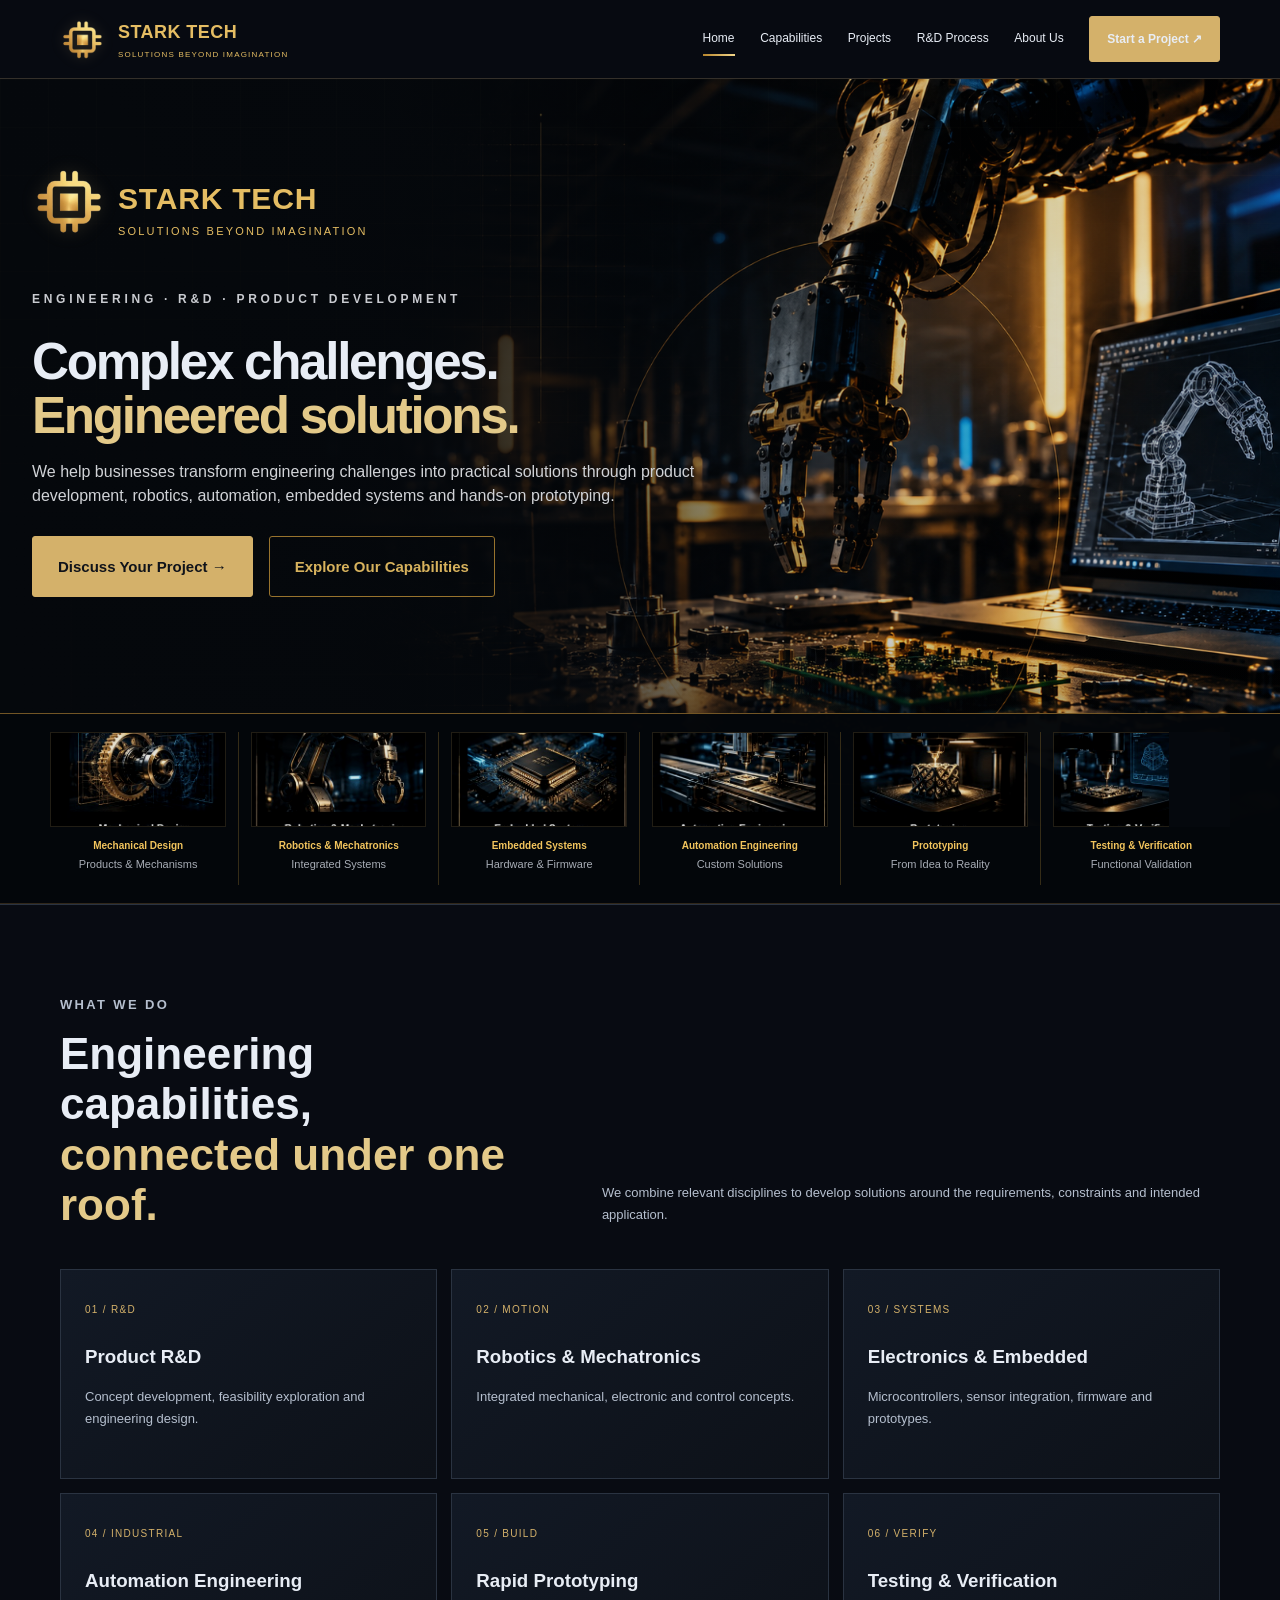
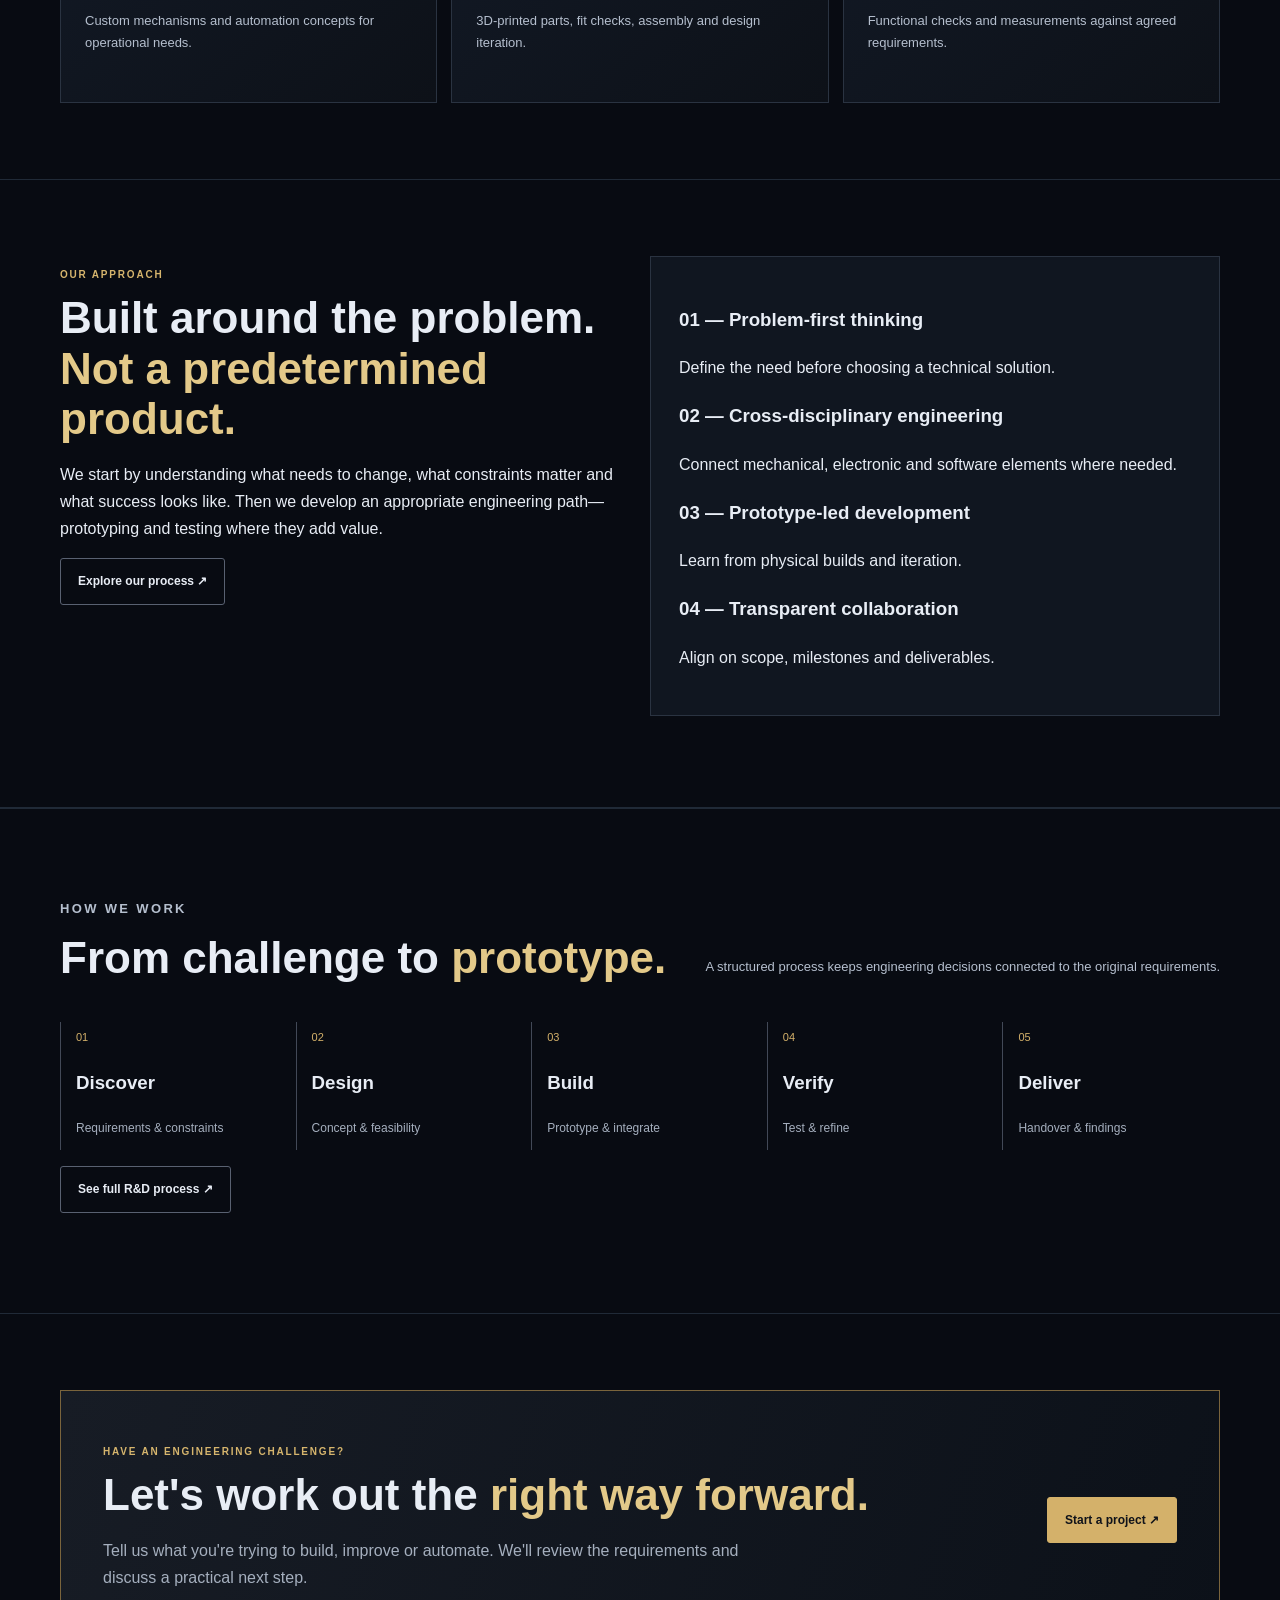
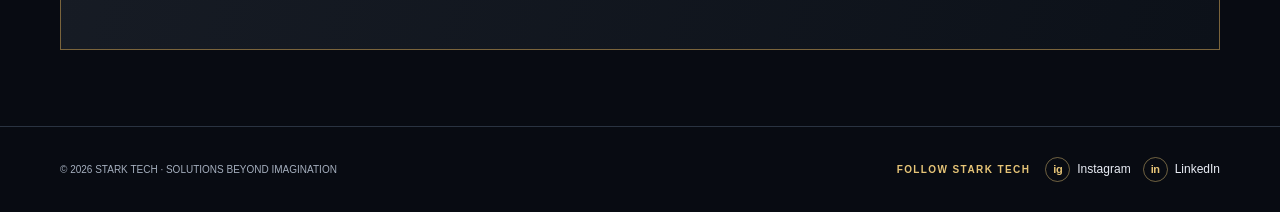
<file: index.html>
<!doctype html><html lang="en" class="no-js"><head><meta charset="utf-8"><meta name="viewport" content="width=device-width,initial-scale=1"><meta name="description" content="Engineering, robotics, automation, embedded systems and prototype development for business and industrial applications."><meta name="theme-color" content="#080b12"><meta name="color-scheme" content="dark"><title>STARK TECH | Engineering, R&D & Automation</title><link rel="preconnect" href="https://fonts.googleapis.com"><link href="https://fonts.googleapis.com/css2?family=Inter:wght@400;500;600;700&display=swap" rel="stylesheet"><link rel="stylesheet" href="assets/styles.css"><link rel="preload" href="assets/motion.js" as="script"></head><body><header><div class="wrap nav"><a class="brand" href="index.html"><img class="brand-mark" src="assets/stark-tech-emblem.png.png" alt="STARK TECH emblem"><span><b>STARK TECH</b><small>SOLUTIONS BEYOND IMAGINATION</small></span></a><button class="menu" type="button" aria-expanded="false" aria-controls="primary-navigation" aria-label="Toggle navigation">MENU</button><nav class="links"><a href="index.html">Home</a><a href="capabilities.html">Capabilities</a><a href="projects.html">Projects</a><a href="rnd-process.html">R&amp;D Process</a><a href="about.html">About Us</a><a class="btn" href="contact.html">Start a Project ↗</a></nav></div></header><main><section class="hero cinematic-hero reference-hero">
<div class="reference-backdrop" aria-hidden="true"><img src="assets/stark-hero.jpg" alt="" fetchpriority="high"></div>
<div class="hero-atmosphere"><div class="hero-grid"></div><div class="hero-glow"></div></div>
<div class="wrap hero-layout">
<div class="hero-copy">
<div class="hero-brand-lockup"><div class="hero-wordmark"><img src="assets/stark-tech-emblem.png.png" alt=""><span><strong>STARK TECH</strong><small>SOLUTIONS BEYOND IMAGINATION</small></span></div><p class="eyebrow">ENGINEERING · R&amp;D · PRODUCT DEVELOPMENT</p></div>
<h1>Complex challenges.<br><span class="gold">Engineered solutions.</span></h1>
<p class="lead">We help businesses transform engineering challenges into practical solutions through product development, robotics, automation, embedded systems and hands-on prototyping.</p>
<div class="actions"><a class="btn" href="contact.html">Discuss Your Project <span aria-hidden="true">→</span></a><a class="btn outline" href="capabilities.html">Explore Our Capabilities</a></div>
</div>
</div>
<div class="hero-capabilities reference-capabilities"><div class="capability-visual"><img src="assets/mechanical-design.jpg" alt="" loading="lazy"><span class="cap-icon" aria-hidden="true">⚙</span><span class="cap-copy"><b>Mechanical Design</b><small>Products &amp; Mechanisms</small></span></div><div class="capability-visual"><img src="assets/robotics-mechatronics.jpg" alt="" loading="lazy"><span class="cap-icon" aria-hidden="true">♧</span><span class="cap-copy"><b>Robotics &amp; Mechatronics</b><small>Integrated Systems</small></span></div><div class="capability-visual"><img src="assets/embedded-systems.jpg" alt="" loading="lazy"><span class="cap-icon" aria-hidden="true">▦</span><span class="cap-copy"><b>Embedded Systems</b><small>Hardware &amp; Firmware</small></span></div><div class="capability-visual"><img src="assets/automation-engineering.jpg" alt="" loading="lazy"><span class="cap-icon" aria-hidden="true">⌘</span><span class="cap-copy"><b>Automation Engineering</b><small>Custom Solutions</small></span></div><div class="capability-visual"><img src="assets/prototyping.jpg" alt="" loading="lazy"><span class="cap-icon" aria-hidden="true">◇</span><span class="cap-copy"><b>Prototyping</b><small>From Idea to Reality</small></span></div><div class="capability-visual"><img src="assets/testing-verification.jpg" alt="" loading="lazy"><span class="cap-icon" aria-hidden="true">☑</span><span class="cap-copy"><b>Testing &amp; Verification</b><small>Functional Validation</small></span></div></div>
</section>
<section class="section"><div class="wrap"><div class="heading"><div><p class="eyebrow">WHAT WE DO</p><h2>Engineering capabilities,<br><span class="gold">connected under one roof.</span></h2></div><p>We combine relevant disciplines to develop solutions around the requirements, constraints and intended application.</p></div><div class="grid"><a class="card" href="capabilities.html#rd"><span class="num">01 / R&amp;D</span><h3>Product R&amp;D</h3><p>Concept development, feasibility exploration and engineering design.</p></a><a class="card" href="capabilities.html#robotics"><span class="num">02 / MOTION</span><h3>Robotics &amp; Mechatronics</h3><p>Integrated mechanical, electronic and control concepts.</p></a><a class="card" href="capabilities.html#electronics"><span class="num">03 / SYSTEMS</span><h3>Electronics &amp; Embedded</h3><p>Microcontrollers, sensor integration, firmware and prototypes.</p></a><a class="card" href="capabilities.html#automation"><span class="num">04 / INDUSTRIAL</span><h3>Automation Engineering</h3><p>Custom mechanisms and automation concepts for operational needs.</p></a><a class="card" href="capabilities.html#prototyping"><span class="num">05 / BUILD</span><h3>Rapid Prototyping</h3><p>3D-printed parts, fit checks, assembly and design iteration.</p></a><a class="card" href="capabilities.html#testing"><span class="num">06 / VERIFY</span><h3>Testing &amp; Verification</h3><p>Functional checks and measurements against agreed requirements.</p></a></div></div></section>
<section class="section alt"><div class="wrap two"><div><p class="eyebrow">OUR APPROACH</p><h2>Built around the problem.<br><span class="gold">Not a predetermined product.</span></h2><p>We start by understanding what needs to change, what constraints matter and what success looks like. Then we develop an appropriate engineering path—prototyping and testing where they add value.</p><a class="btn outline" href="rnd-process.html">Explore our process ↗</a></div><div class="item"><h3>01 — Problem-first thinking</h3><p>Define the need before choosing a technical solution.</p><h3>02 — Cross-disciplinary engineering</h3><p>Connect mechanical, electronic and software elements where needed.</p><h3>03 — Prototype-led development</h3><p>Learn from physical builds and iteration.</p><h3>04 — Transparent collaboration</h3><p>Align on scope, milestones and deliverables.</p></div></div></section>

<section class="section alt"><div class="wrap"><div class="heading"><div><p class="eyebrow">HOW WE WORK</p><h2>From challenge to <span class="gold">prototype.</span></h2></div><p>A structured process keeps engineering decisions connected to the original requirements.</p></div><div class="steps"><div class="step"><span>01</span><h3>Discover</h3><p>Requirements &amp; constraints</p></div><div class="step"><span>02</span><h3>Design</h3><p>Concept &amp; feasibility</p></div><div class="step"><span>03</span><h3>Build</h3><p>Prototype &amp; integrate</p></div><div class="step"><span>04</span><h3>Verify</h3><p>Test &amp; refine</p></div><div class="step"><span>05</span><h3>Deliver</h3><p>Handover &amp; findings</p></div></div><p><a class="btn outline" href="rnd-process.html">See full R&amp;D process ↗</a></p></div></section>
<section class="section"><div class="wrap cta"><div><p class="eyebrow">HAVE AN ENGINEERING CHALLENGE?</p><h2>Let's work out the <span class="gold">right way forward.</span></h2><p>Tell us what you're trying to build, improve or automate. We'll review the requirements and discuss a practical next step.</p></div><a class="btn" href="contact.html">Start a project ↗</a></div></section></main><footer class="foot"><div class="wrap footrow"><span>© <span class="year"></span> STARK TECH · SOLUTIONS BEYOND IMAGINATION</span><div class="foot-social" aria-label="STARK TECH social media"><span class="foot-social-label">FOLLOW STARK TECH</span><a class="social-link" href="https://www.instagram.com/stark_tech_dynamics/?hl=en" target="_blank" rel="noopener noreferrer" aria-label="STARK TECH on Instagram"><span class="social-mark">ig</span><span>Instagram</span></a><a class="social-link" href="https://www.linkedin.com/company/stark-techmcet/" target="_blank" rel="noopener noreferrer" aria-label="STARK TECH on LinkedIn"><span class="social-mark">in</span><span>LinkedIn</span></a></div></div></footer><script src="assets/motion.js" defer></script></body></html>
</file>
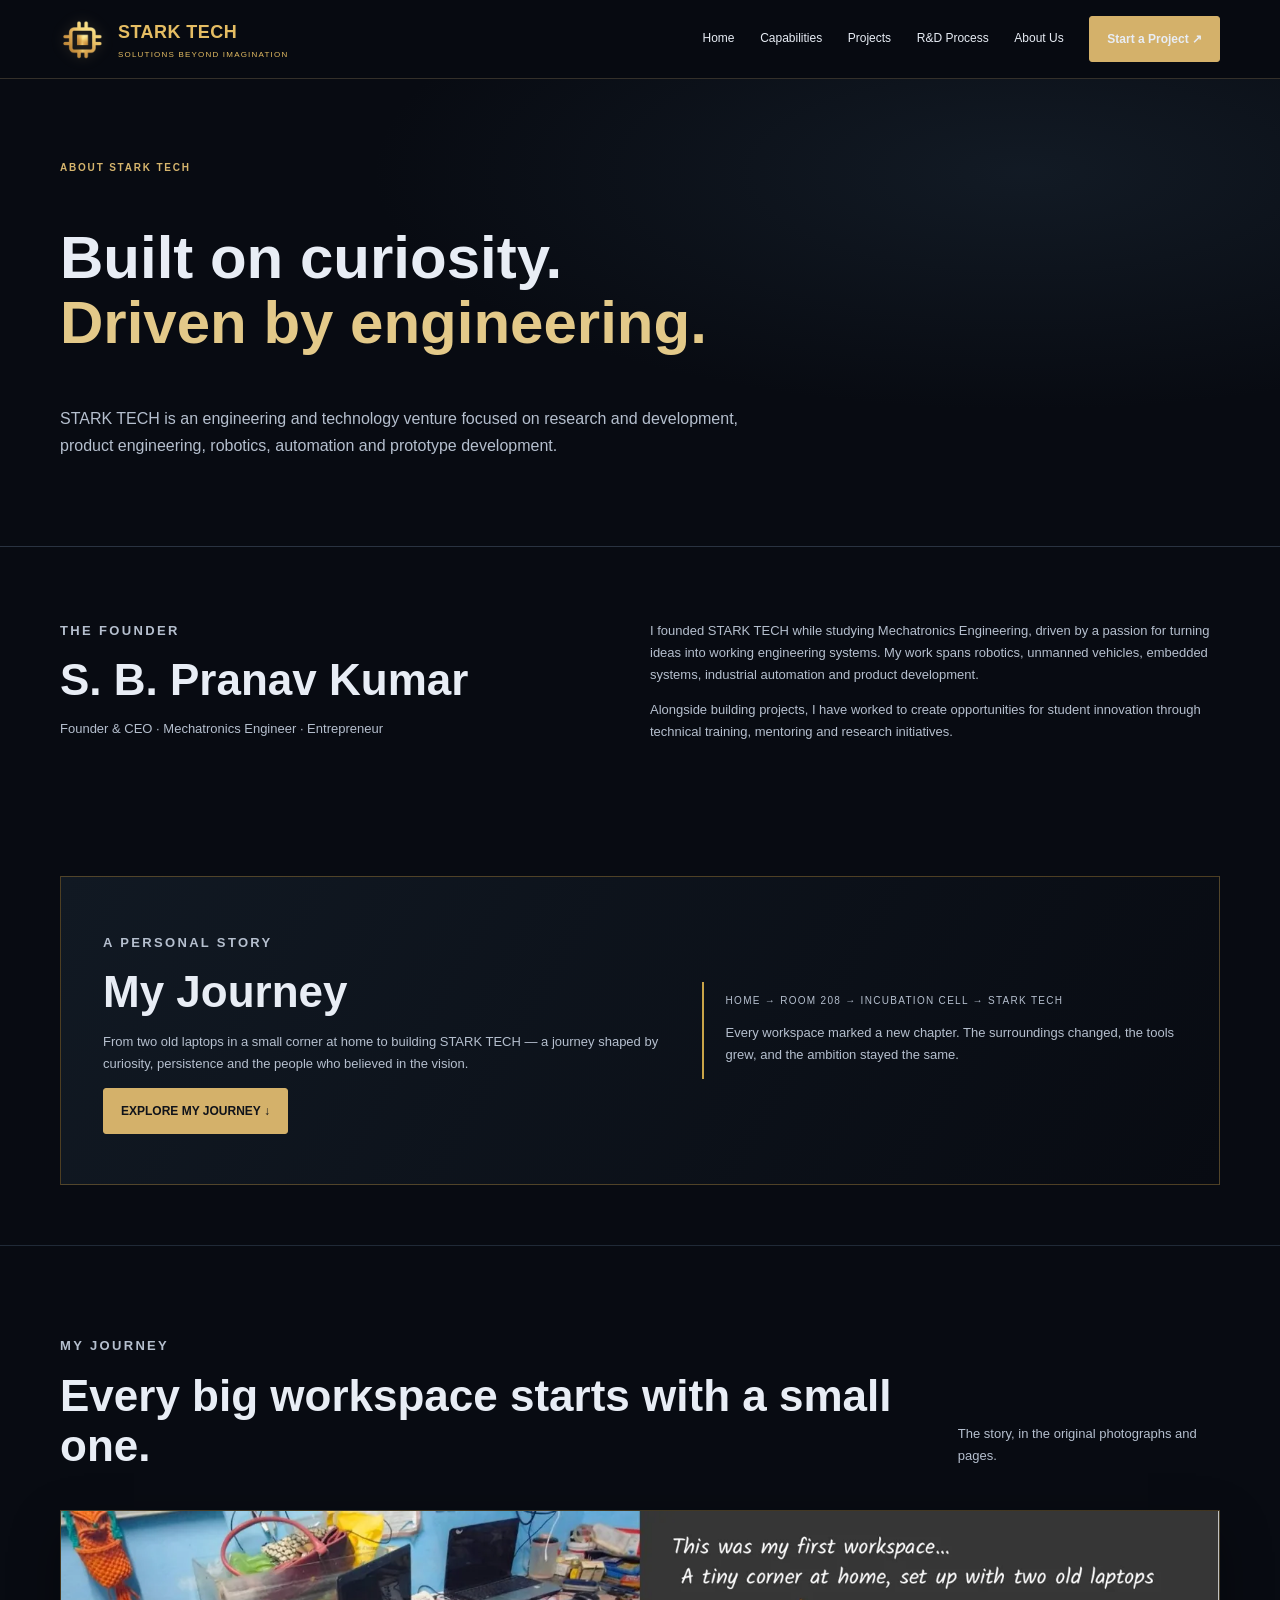
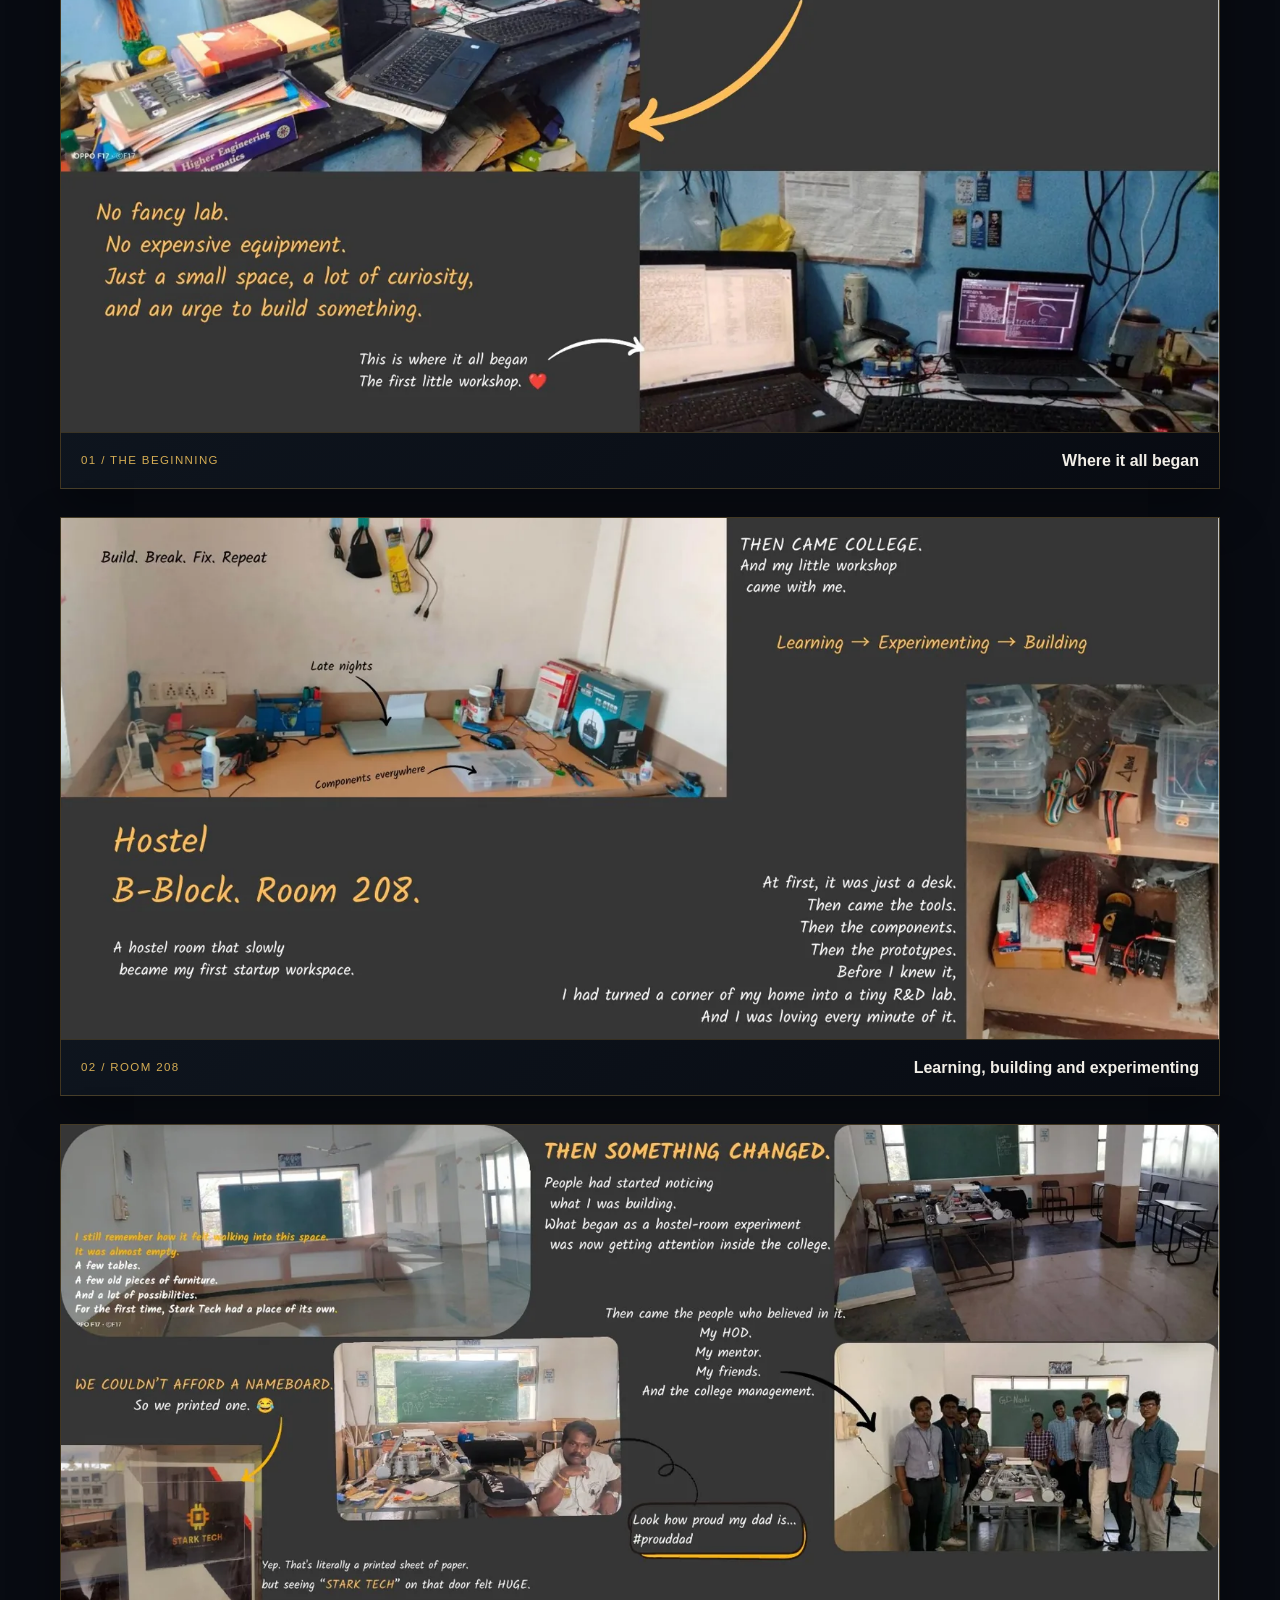
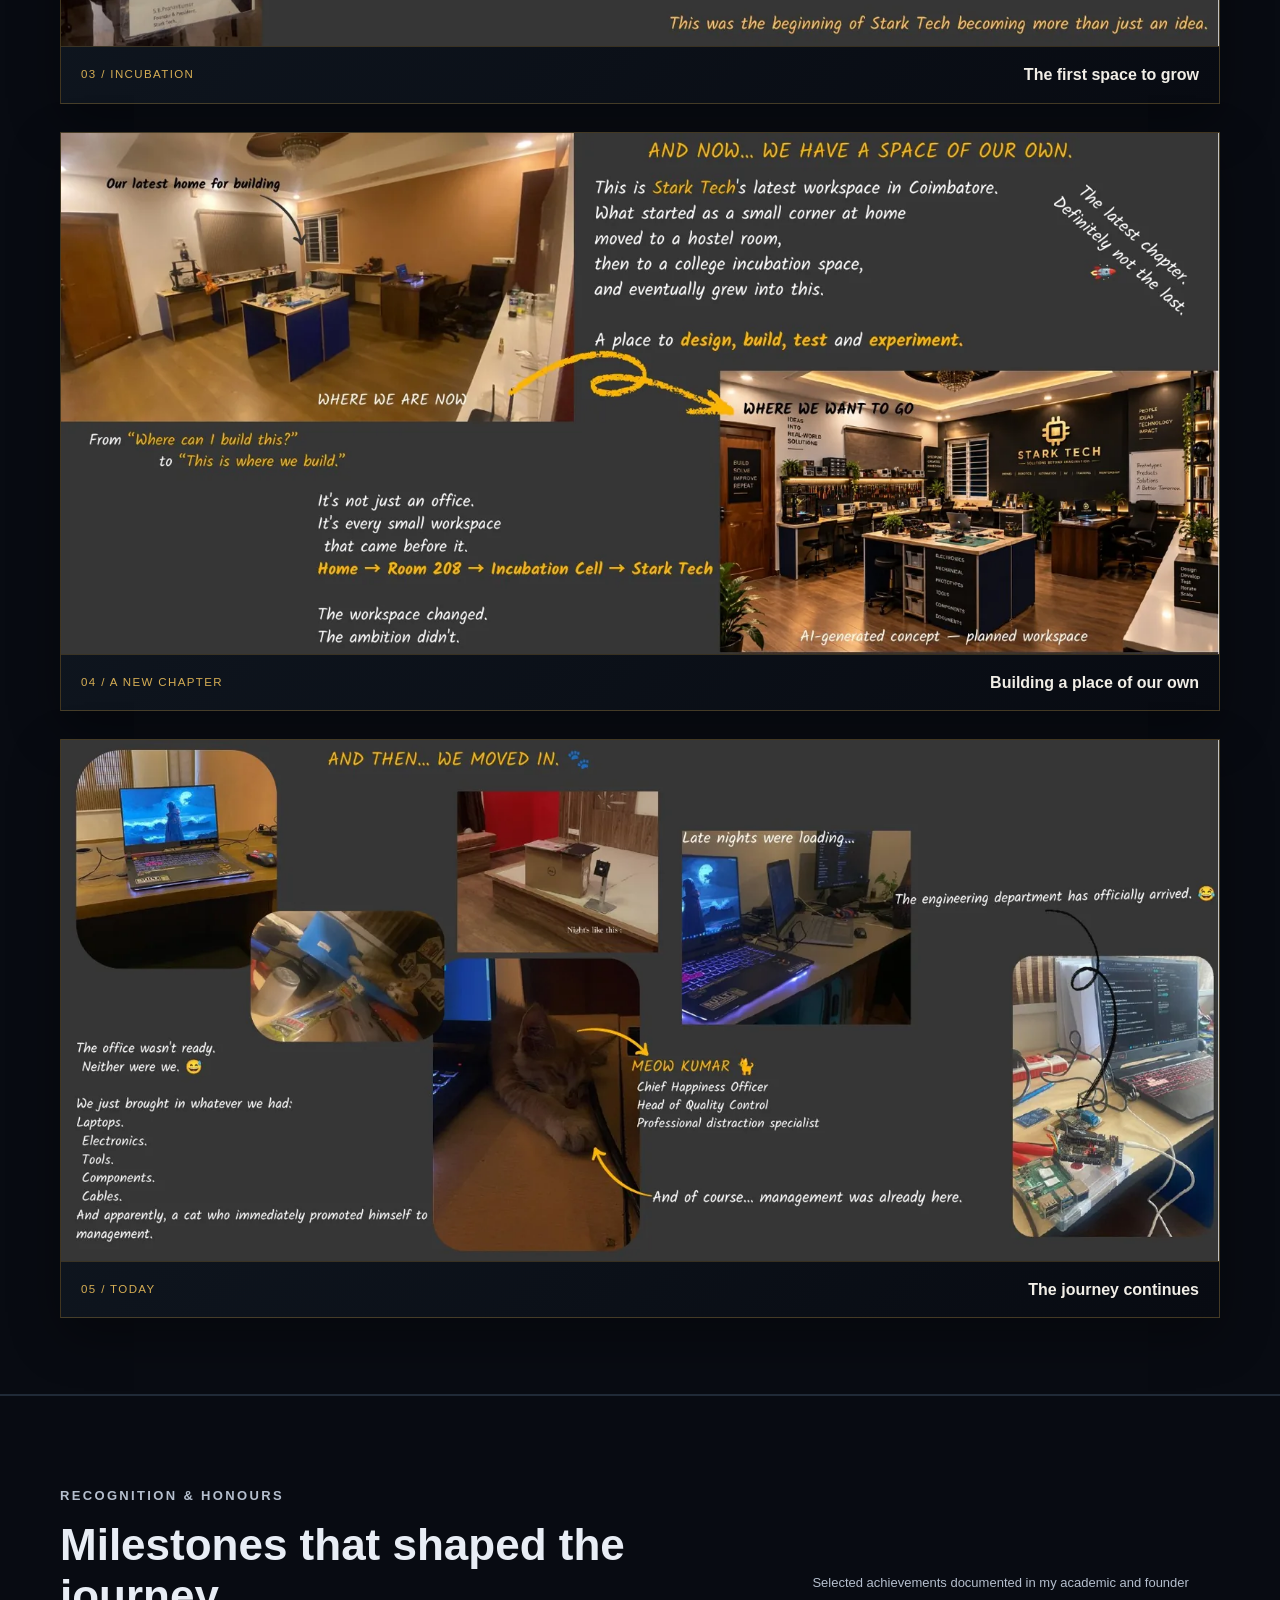
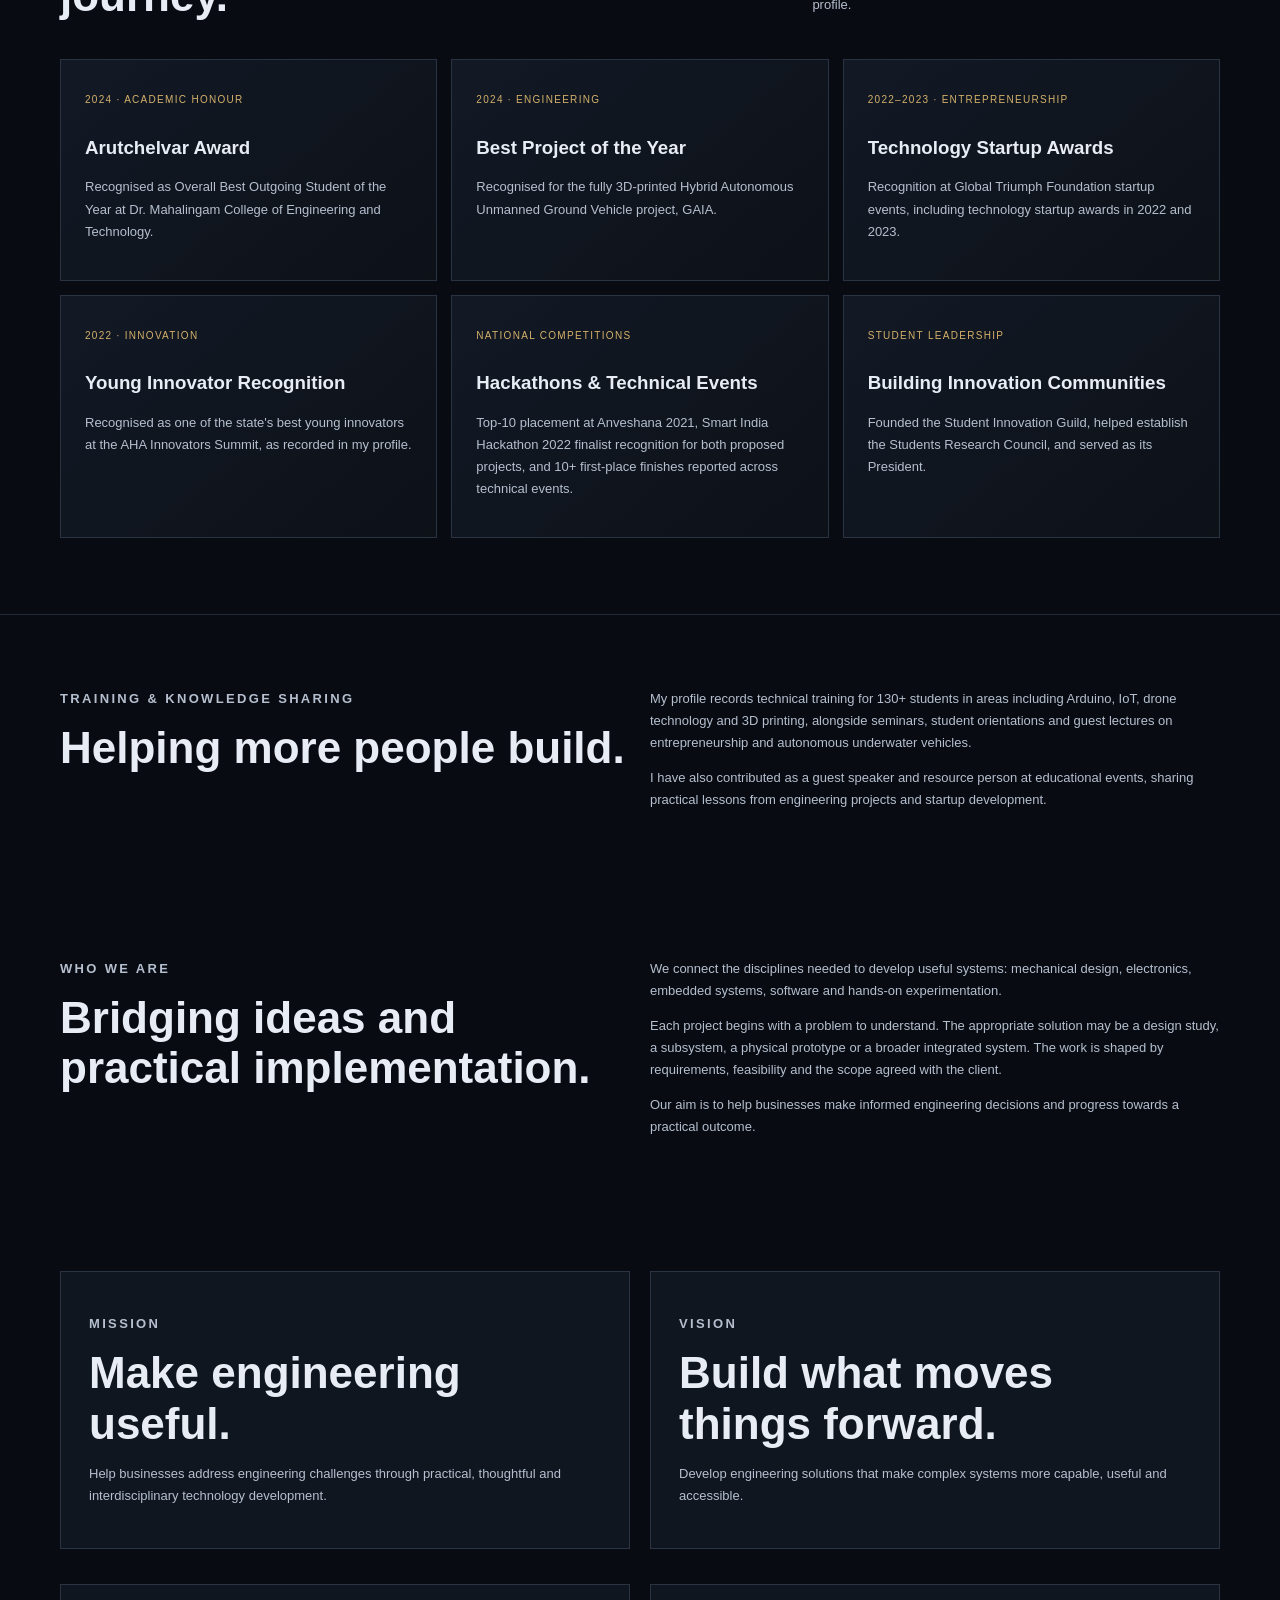
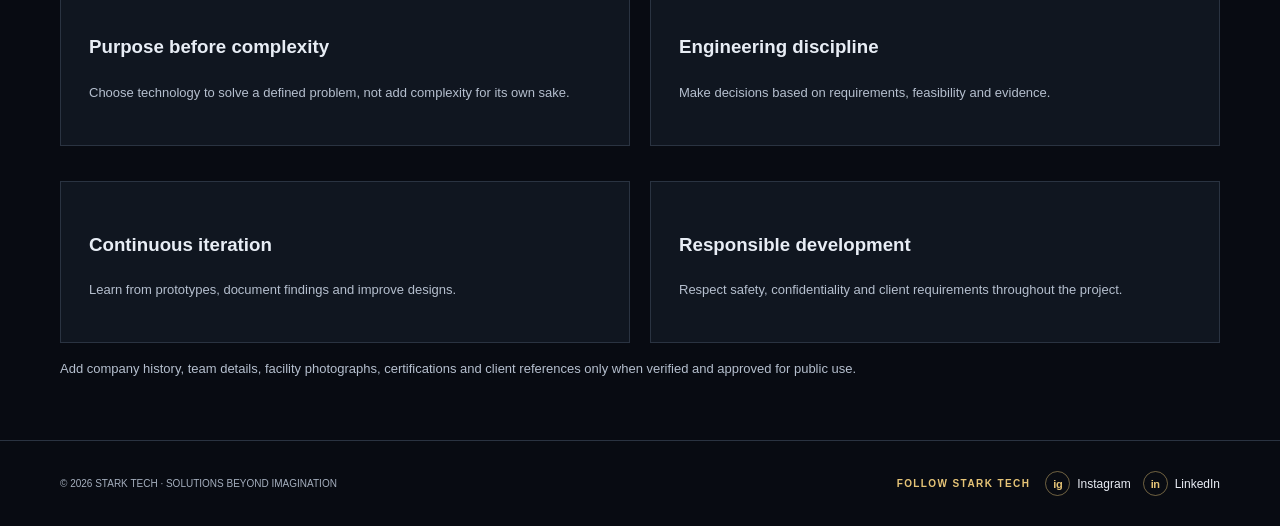
<file: about.html>
<!doctype html><html lang="en"><head><meta charset="utf-8"><meta name="viewport" content="width=device-width,initial-scale=1"><meta name="description" content="Learn about STARK TECH, an engineering and technology venture focused on R&D, product development, robotics and automation."><meta name="theme-color" content="#080b12"><title>About STARK TECH | Engineering & R&D</title><link rel="stylesheet" href="assets/styles.css"><style>.journey-gallery{display:grid;grid-template-columns:1fr;gap:28px}.journey-page{margin:0;overflow:hidden;border:1px solid #b58b3b55;background:linear-gradient(135deg,#111923,#080b12);box-shadow:0 18px 48px #0005}.journey-page img{display:block;width:100%;height:auto;object-fit:contain;background:#080b12}.journey-page figcaption{display:flex;justify-content:space-between;align-items:center;gap:16px;padding:14px 20px;border-top:1px solid #b58b3b44}.journey-page figcaption strong{font-weight:600;color:#f1eee7}.journey-page .num{color:#d5ad54;letter-spacing:.12em;font-size:.72rem}@media(max-width:650px){.journey-page figcaption{align-items:flex-start;flex-direction:column;gap:5px}}</style></head><body><header><div class="wrap nav"><a class="brand" href="index.html"><img class="brand-mark" src="assets/stark-tech-emblem.png.png" alt="STARK TECH emblem"><span><b>STARK TECH</b><small>SOLUTIONS BEYOND IMAGINATION</small></span></a><button class="menu" aria-expanded="false">MENU</button><nav class="links"><a href="index.html">Home</a><a href="capabilities.html">Capabilities</a><a href="projects.html">Projects</a><a href="rnd-process.html">R&amp;D Process</a><a href="about.html">About Us</a><a class="btn" href="contact.html">Start a Project ↗</a></nav></div></header><main><section class="pagehero"><div class="wrap"><p class="eyebrow">ABOUT STARK TECH</p><h1>Built on curiosity.<br><span class="gold">Driven by engineering.</span></h1><p class="lead">STARK TECH is an engineering and technology venture focused on research and development, product engineering, robotics, automation and prototype development.</p></div></section>
<section class="content"><div class="wrap two"><div><p class="eyebrow">THE FOUNDER</p><h2>S. B. Pranav Kumar</h2><p class="lead">Founder &amp; CEO · Mechatronics Engineer · Entrepreneur</p></div><div><p>I founded STARK TECH while studying Mechatronics Engineering, driven by a passion for turning ideas into working engineering systems. My work spans robotics, unmanned vehicles, embedded systems, industrial automation and product development.</p><p>Alongside building projects, I have worked to create opportunities for student innovation through technical training, mentoring and research initiatives.</p></div></div></section>
<section class="content"><div class="wrap"><a class="card journey-feature" href="#my-journey" style="display:grid;grid-template-columns:1.2fr 1fr;gap:28px;align-items:center;text-decoration:none;color:inherit;border:1px solid #b58b3b66;background:linear-gradient(120deg,#111923,#080b12);padding:clamp(22px,4vw,42px);"><div><p class="eyebrow">A PERSONAL STORY</p><h2>My Journey</h2><p class="lead">From two old laptops in a small corner at home to building STARK TECH — a journey shaped by curiosity, persistence and the people who believed in the vision.</p><span class="btn">EXPLORE MY JOURNEY ↓</span></div><div style="border-left:2px solid #c9a448;padding-left:22px"><p class="num">HOME → ROOM 208 → INCUBATION CELL → STARK TECH</p><p>Every workspace marked a new chapter. The surroundings changed, the tools grew, and the ambition stayed the same.</p></div></a></div></section><section class="section alt" id="my-journey"><div class="wrap"><div class="heading"><div><p class="eyebrow">MY JOURNEY</p><h2>Every big workspace starts with a small one.</h2></div><p>The story, in the original photographs and pages.</p></div><div class="journey-gallery"><figure class="journey-page"><img src="assets/journey/journey-1.webp" alt="My first workspace at home, set up with two old laptops" loading="lazy"><figcaption><span class="num">01 / THE BEGINNING</span><strong>Where it all began</strong></figcaption></figure><figure class="journey-page"><img src="assets/journey/journey-2.webp" alt="The next chapter of the journey" loading="lazy"><figcaption><span class="num">02 / ROOM 208</span><strong>Learning, building and experimenting</strong></figcaption></figure><figure class="journey-page"><img src="assets/journey/journey-3.webp" alt="The college and incubation chapter" loading="lazy"><figcaption><span class="num">03 / INCUBATION</span><strong>The first space to grow</strong></figcaption></figure><figure class="journey-page"><img src="assets/journey/journey-4.webp" alt="A new workspace and the next stage" loading="lazy"><figcaption><span class="num">04 / A NEW CHAPTER</span><strong>Building a place of our own</strong></figcaption></figure><figure class="journey-page"><img src="assets/journey/journey-5.webp" alt="The latest chapter of the founder journey" loading="lazy"><figcaption><span class="num">05 / TODAY</span><strong>The journey continues</strong></figcaption></figure></div></div></section><section class="section alt"><div class="wrap"><div class="heading"><div><p class="eyebrow">RECOGNITION &amp; HONOURS</p><h2>Milestones that shaped the journey.</h2></div><p>Selected achievements documented in my academic and founder profile.</p></div><div class="grid">
<article class="card"><span class="num">2024 · ACADEMIC HONOUR</span><h3>Arutchelvar Award</h3><p>Recognised as Overall Best Outgoing Student of the Year at Dr. Mahalingam College of Engineering and Technology.</p></article>
<article class="card"><span class="num">2024 · ENGINEERING</span><h3>Best Project of the Year</h3><p>Recognised for the fully 3D-printed Hybrid Autonomous Unmanned Ground Vehicle project, GAIA.</p></article>
<article class="card"><span class="num">2022–2023 · ENTREPRENEURSHIP</span><h3>Technology Startup Awards</h3><p>Recognition at Global Triumph Foundation startup events, including technology startup awards in 2022 and 2023.</p></article>
<article class="card"><span class="num">2022 · INNOVATION</span><h3>Young Innovator Recognition</h3><p>Recognised as one of the state's best young innovators at the AHA Innovators Summit, as recorded in my profile.</p></article>
<article class="card"><span class="num">NATIONAL COMPETITIONS</span><h3>Hackathons &amp; Technical Events</h3><p>Top-10 placement at Anveshana 2021, Smart India Hackathon 2022 finalist recognition for both proposed projects, and 10+ first-place finishes reported across technical events.</p></article>
<article class="card"><span class="num">STUDENT LEADERSHIP</span><h3>Building Innovation Communities</h3><p>Founded the Student Innovation Guild, helped establish the Students Research Council, and served as its President.</p></article>
</div></div></section>
<section class="content"><div class="wrap two"><div><p class="eyebrow">TRAINING &amp; KNOWLEDGE SHARING</p><h2>Helping more people build.</h2></div><div><p>My profile records technical training for 130+ students in areas including Arduino, IoT, drone technology and 3D printing, alongside seminars, student orientations and guest lectures on entrepreneurship and autonomous underwater vehicles.</p><p>I have also contributed as a guest speaker and resource person at educational events, sharing practical lessons from engineering projects and startup development.</p></div></div></section>
<section class="content"><div class="wrap two"><div><p class="eyebrow">WHO WE ARE</p><h2>Bridging ideas and practical implementation.</h2></div><div><p>We connect the disciplines needed to develop useful systems: mechanical design, electronics, embedded systems, software and hands-on experimentation.</p><p>Each project begins with a problem to understand. The appropriate solution may be a design study, a subsystem, a physical prototype or a broader integrated system. The work is shaped by requirements, feasibility and the scope agreed with the client.</p><p>Our aim is to help businesses make informed engineering decisions and progress towards a practical outcome.</p></div></div></section><section class="content"><div class="wrap two"><div class="item"><p class="eyebrow">MISSION</p><h2>Make engineering useful.</h2><p>Help businesses address engineering challenges through practical, thoughtful and interdisciplinary technology development.</p></div><div class="item"><p class="eyebrow">VISION</p><h2>Build what moves things forward.</h2><p>Develop engineering solutions that make complex systems more capable, useful and accessible.</p></div><div class="item"><h3>Purpose before complexity</h3><p>Choose technology to solve a defined problem, not add complexity for its own sake.</p></div><div class="item"><h3>Engineering discipline</h3><p>Make decisions based on requirements, feasibility and evidence.</p></div><div class="item"><h3>Continuous iteration</h3><p>Learn from prototypes, document findings and improve designs.</p></div><div class="item"><h3>Responsible development</h3><p>Respect safety, confidentiality and client requirements throughout the project.</p></div></div><p class="wrap hint">Add company history, team details, facility photographs, certifications and client references only when verified and approved for public use.</p></section></main><footer class="foot"><div class="wrap footrow"><span>© <span class="year"></span> STARK TECH · SOLUTIONS BEYOND IMAGINATION</span><div class="foot-social" aria-label="STARK TECH social media"><span class="foot-social-label">FOLLOW STARK TECH</span><a class="social-link" href="https://www.instagram.com/stark_tech_dynamics/?hl=en" target="_blank" rel="noopener noreferrer" aria-label="STARK TECH on Instagram"><span class="social-mark">ig</span><span>Instagram</span></a><a class="social-link" href="https://www.linkedin.com/company/stark-techmcet/" target="_blank" rel="noopener noreferrer" aria-label="STARK TECH on LinkedIn"><span class="social-mark">in</span><span>LinkedIn</span></a></div></div></footer><script>document.querySelectorAll('.year').forEach(x=>x.textContent=new Date().getFullYear());const b=document.querySelector('.menu'),n=document.querySelector('.links');if(b)b.onclick=()=>{n.classList.toggle('open');b.setAttribute('aria-expanded',n.classList.contains('open'))};</script></body></html>
</file>
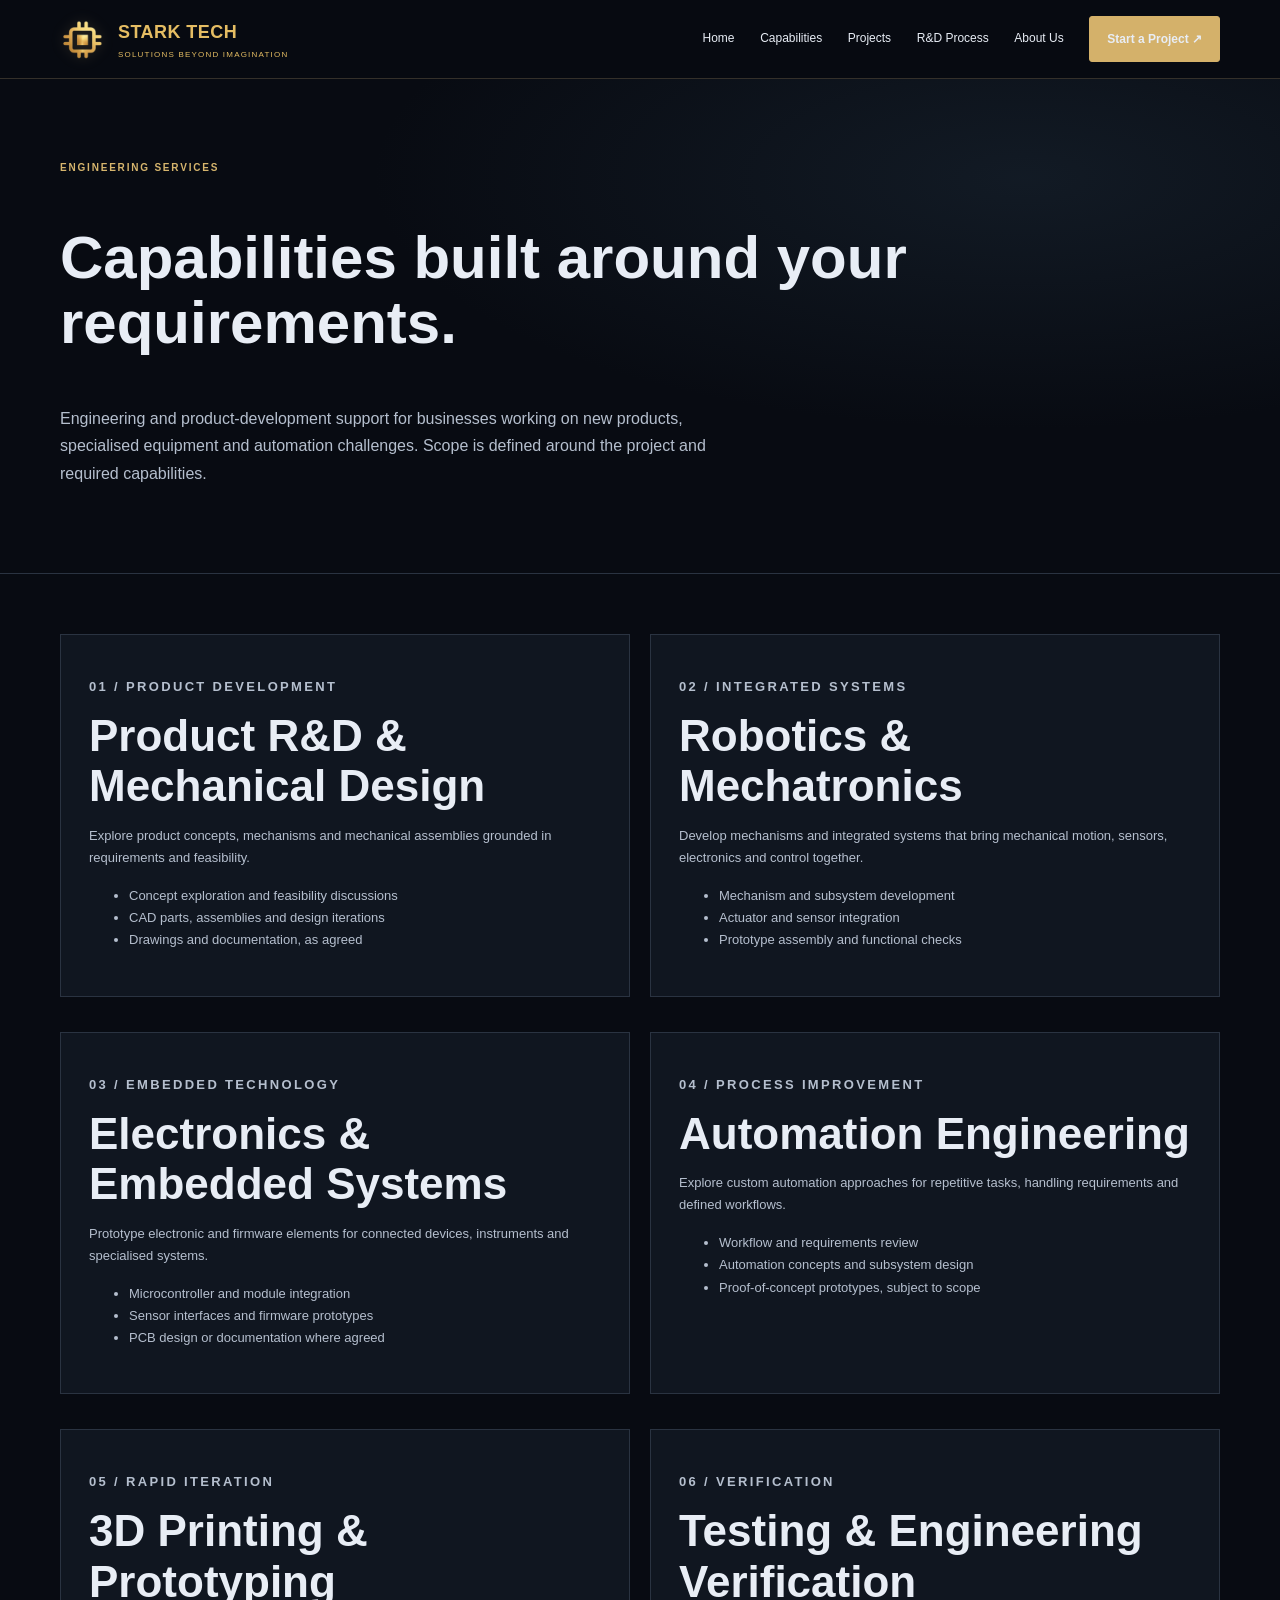
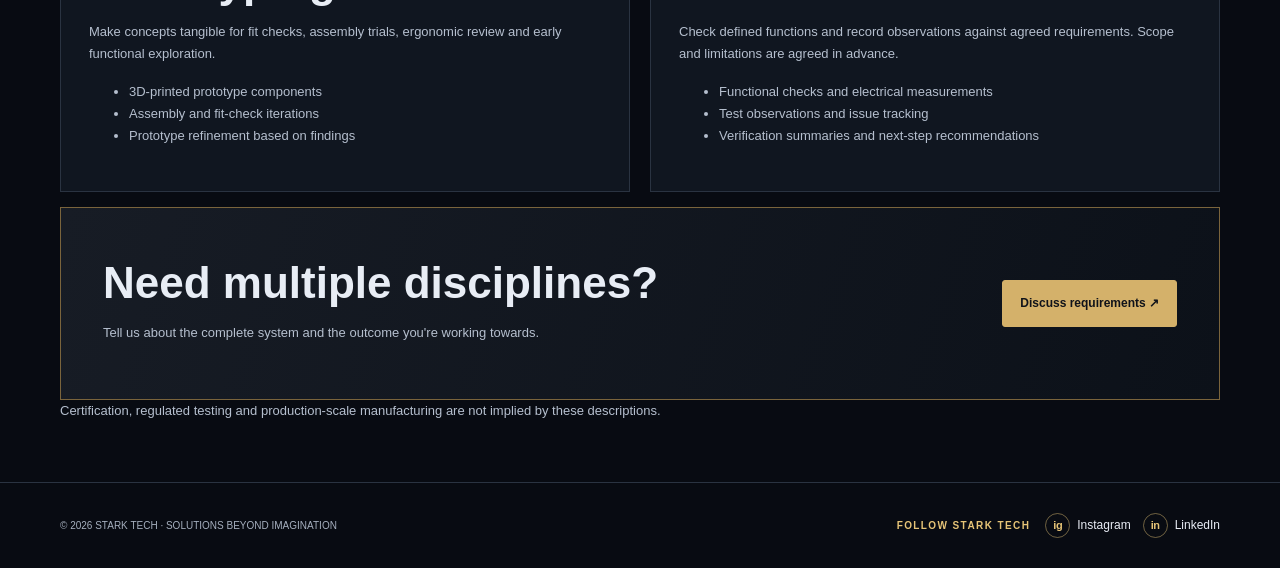
<file: capabilities.html>
<!doctype html><html lang="en"><head><meta charset="utf-8"><meta name="viewport" content="width=device-width,initial-scale=1"><meta name="description" content="STARK TECH engineering, product R&D, robotics, embedded systems, automation, prototyping and verification."><meta name="theme-color" content="#080b12"><title>Capabilities | STARK TECH</title><link rel="stylesheet" href="assets/styles.css"></head><body><header><div class="wrap nav"><a class="brand" href="index.html"><img class="brand-mark" src="assets/stark-tech-emblem.png.png" alt="STARK TECH emblem"><span><b>STARK TECH</b><small>SOLUTIONS BEYOND IMAGINATION</small></span></a><button class="menu" aria-expanded="false">MENU</button><nav class="links"><a href="index.html">Home</a><a href="capabilities.html">Capabilities</a><a href="projects.html">Projects</a><a href="rnd-process.html">R&amp;D Process</a><a href="about.html">About Us</a><a class="btn" href="contact.html">Start a Project ↗</a></nav></div></header><main><section class="pagehero"><div class="wrap"><p class="eyebrow">ENGINEERING SERVICES</p><h1>Capabilities built around your requirements.</h1><p class="lead">Engineering and product-development support for businesses working on new products, specialised equipment and automation challenges. Scope is defined around the project and required capabilities.</p></div></section><section class="content"><div class="wrap two">
<div class="item" id="rd"><p class="eyebrow">01 / PRODUCT DEVELOPMENT</p><h2>Product R&amp;D &amp; Mechanical Design</h2><p>Explore product concepts, mechanisms and mechanical assemblies grounded in requirements and feasibility.</p><ul><li>Concept exploration and feasibility discussions</li><li>CAD parts, assemblies and design iterations</li><li>Drawings and documentation, as agreed</li></ul></div>
<div class="item" id="robotics"><p class="eyebrow">02 / INTEGRATED SYSTEMS</p><h2>Robotics &amp; Mechatronics</h2><p>Develop mechanisms and integrated systems that bring mechanical motion, sensors, electronics and control together.</p><ul><li>Mechanism and subsystem development</li><li>Actuator and sensor integration</li><li>Prototype assembly and functional checks</li></ul></div>
<div class="item" id="electronics"><p class="eyebrow">03 / EMBEDDED TECHNOLOGY</p><h2>Electronics &amp; Embedded Systems</h2><p>Prototype electronic and firmware elements for connected devices, instruments and specialised systems.</p><ul><li>Microcontroller and module integration</li><li>Sensor interfaces and firmware prototypes</li><li>PCB design or documentation where agreed</li></ul></div>
<div class="item" id="automation"><p class="eyebrow">04 / PROCESS IMPROVEMENT</p><h2>Automation Engineering</h2><p>Explore custom automation approaches for repetitive tasks, handling requirements and defined workflows.</p><ul><li>Workflow and requirements review</li><li>Automation concepts and subsystem design</li><li>Proof-of-concept prototypes, subject to scope</li></ul></div>
<div class="item" id="prototyping"><p class="eyebrow">05 / RAPID ITERATION</p><h2>3D Printing &amp; Prototyping</h2><p>Make concepts tangible for fit checks, assembly trials, ergonomic review and early functional exploration.</p><ul><li>3D-printed prototype components</li><li>Assembly and fit-check iterations</li><li>Prototype refinement based on findings</li></ul></div>
<div class="item" id="testing"><p class="eyebrow">06 / VERIFICATION</p><h2>Testing &amp; Engineering Verification</h2><p>Check defined functions and record observations against agreed requirements. Scope and limitations are agreed in advance.</p><ul><li>Functional checks and electrical measurements</li><li>Test observations and issue tracking</li><li>Verification summaries and next-step recommendations</li></ul></div>
</div><div class="wrap cta"><div><h2>Need multiple disciplines?</h2><p>Tell us about the complete system and the outcome you're working towards.</p></div><a class="btn" href="contact.html">Discuss requirements ↗</a></div><p class="wrap hint">Certification, regulated testing and production-scale manufacturing are not implied by these descriptions.</p></section></main><footer class="foot"><div class="wrap footrow"><span>© <span class="year"></span> STARK TECH · SOLUTIONS BEYOND IMAGINATION</span><div class="foot-social" aria-label="STARK TECH social media"><span class="foot-social-label">FOLLOW STARK TECH</span><a class="social-link" href="https://www.instagram.com/stark_tech_dynamics/?hl=en" target="_blank" rel="noopener noreferrer" aria-label="STARK TECH on Instagram"><span class="social-mark">ig</span><span>Instagram</span></a><a class="social-link" href="https://www.linkedin.com/company/stark-techmcet/" target="_blank" rel="noopener noreferrer" aria-label="STARK TECH on LinkedIn"><span class="social-mark">in</span><span>LinkedIn</span></a></div></div></footer><script>document.querySelectorAll('.year').forEach(x=>x.textContent=new Date().getFullYear());const b=document.querySelector('.menu'),n=document.querySelector('.links');if(b)b.onclick=()=>{n.classList.toggle('open');b.setAttribute('aria-expanded',n.classList.contains('open'))};</script></body></html>
</file>
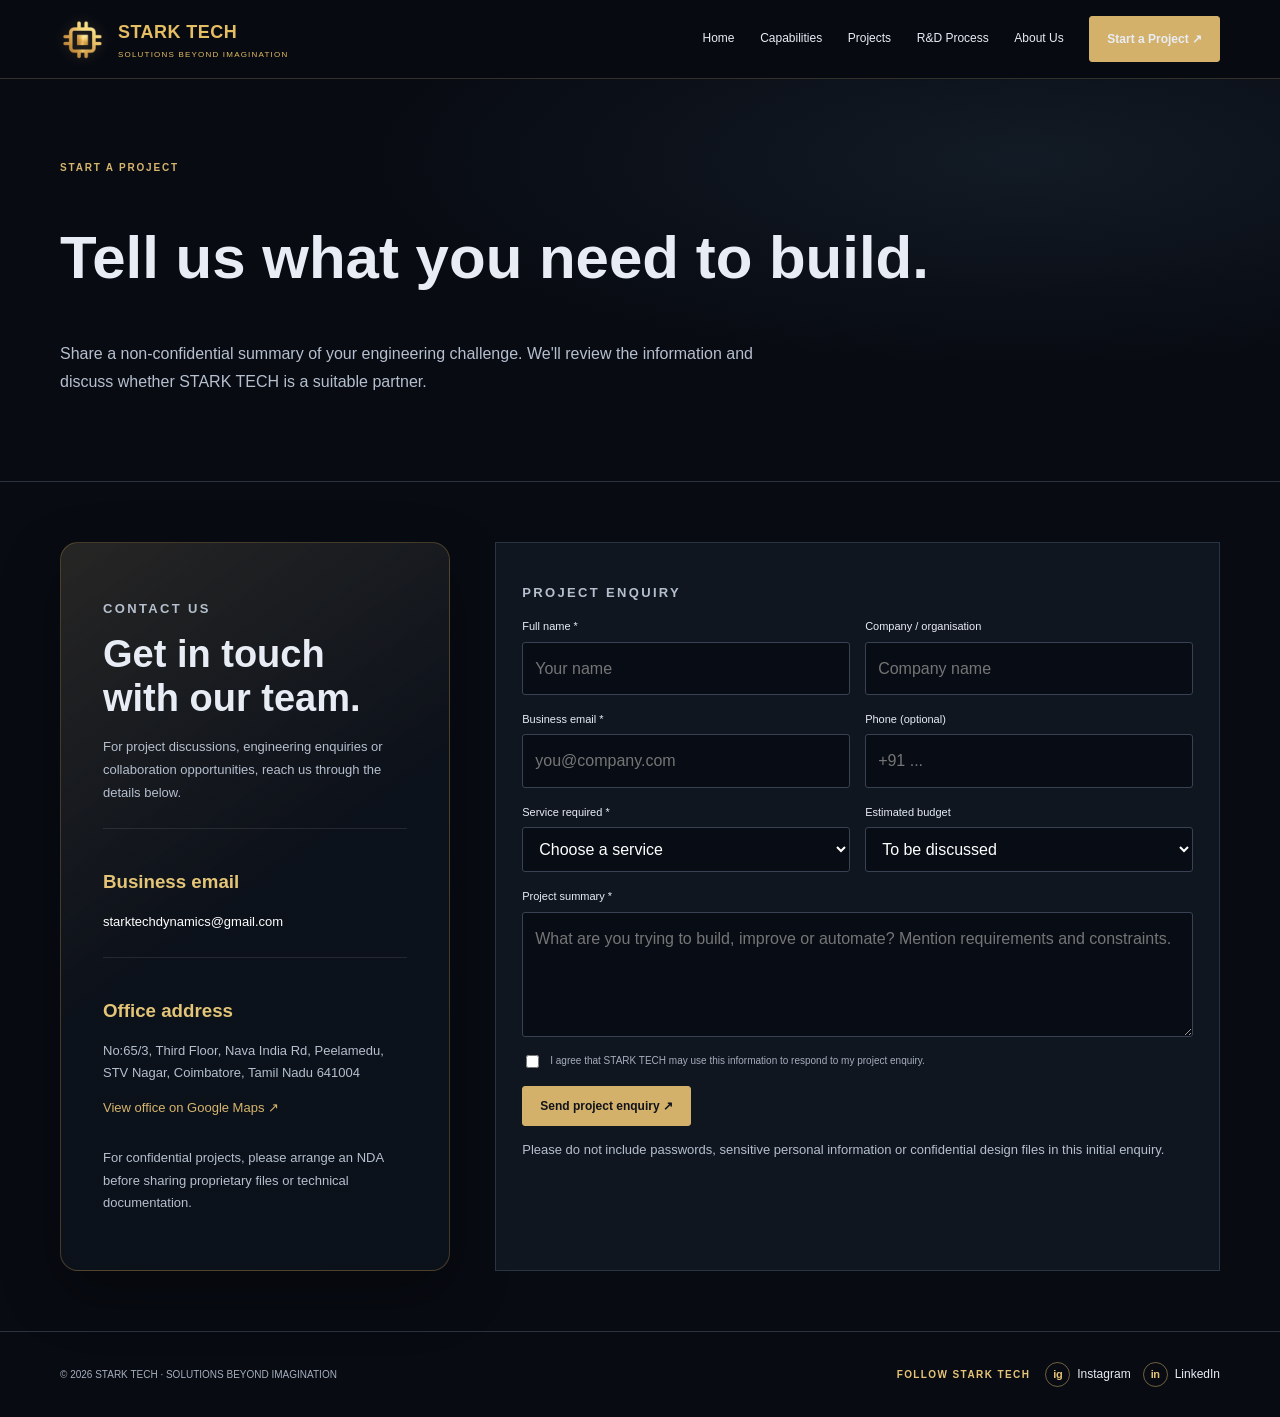
<file: contact.html>
<!doctype html><html lang="en"><head><meta charset="utf-8"><meta name="viewport" content="width=device-width,initial-scale=1"><meta name="description" content="Contact STARK TECH to discuss product R&D, engineering, robotics, automation and prototype development."><meta name="theme-color" content="#080b12"><title>Start a Project | Contact STARK TECH</title><link rel="stylesheet" href="assets/styles.css"></head><body><header><div class="wrap nav"><a class="brand" href="index.html"><img class="brand-mark" src="assets/stark-tech-emblem.png.png" alt="STARK TECH emblem"><span><b>STARK TECH</b><small>SOLUTIONS BEYOND IMAGINATION</small></span></a><button class="menu" aria-expanded="false">MENU</button><nav class="links"><a href="index.html">Home</a><a href="capabilities.html">Capabilities</a><a href="projects.html">Projects</a><a href="rnd-process.html">R&amp;D Process</a><a href="about.html">About Us</a><a class="btn" href="contact.html">Start a Project ↗</a></nav></div></header><main><section class="pagehero"><div class="wrap"><p class="eyebrow">START A PROJECT</p><h1>Tell us what you need to build.</h1><p class="lead">Share a non-confidential summary of your engineering challenge. We'll review the information and discuss whether STARK TECH is a suitable partner.</p></div></section><section class="content"><div class="wrap form-layout"><aside class="contact-details"><p class="eyebrow">CONTACT US</p><h2>Get in touch with our team.</h2><p>For project discussions, engineering enquiries or collaboration opportunities, reach us through the details below.</p><div class="item"><h3>Business email</h3><p><a href="mailto:starktechdynamics@gmail.com" style="color:#ffffff !important;-webkit-text-fill-color:#ffffff !important;text-decoration:none;">starktechdynamics@gmail.com</a></p></div><div class="item"><h3>Office address</h3><p>No:65/3, Third Floor, Nava India Rd, Peelamedu, STV Nagar, Coimbatore, Tamil Nadu 641004</p><p><a href="https://www.google.com/maps/place/11%C2%B001'18.8%22N+76%C2%B059'38.1%22E/@11.0218878,76.9913521,17z/data=!3m1!4b1!4m4!3m3!8m2!3d11.0218878!4d76.993927?hl=en&entry=ttu&g_ep=EgoyMDI2MTEwMi4wIKXMDSoASAFQAw%3D%3D" target="_blank" rel="noopener noreferrer">View office on Google Maps ↗</a></p></div><p class="hint">For confidential projects, please arrange an NDA before sharing proprietary files or technical documentation.</p></aside>
<form class="form" id="enquiry" action="https://script.google.com/macros/s/AKfycbynuXPaPLYfTC0Q8dkw4qd0PcwpkU6TP1BF-Vq2KR2s9flkUCtm0zRxVLxmdJJAXlB3hA/exec" method="POST"><p class="eyebrow">PROJECT ENQUIRY</p><div class="fields"><div class="field"><label for="name">Full name *</label><input id="name" name="name" required autocomplete="name" placeholder="Your name"></div><div class="field"><label for="company">Company / organisation</label><input id="company" name="company" autocomplete="organization" placeholder="Company name"></div><div class="field"><label for="email">Business email *</label><input id="email" name="email" type="email" required autocomplete="email" placeholder="you@company.com"></div><div class="field"><label for="phone">Phone (optional)</label><input id="phone" name="phone" type="tel" placeholder="+91 ..."></div><div class="field"><label for="service">Service required *</label><select id="service" name="service" required><option value="">Choose a service</option><option>Product R&amp;D</option><option>Mechanical design</option><option>Robotics &amp; mechatronics</option><option>Electronics &amp; embedded systems</option><option>Industrial automation</option><option>3D printing &amp; prototyping</option><option>Testing &amp; verification</option><option>Other / not sure yet</option></select></div><div class="field"><label for="budget">Estimated budget</label><select id="budget" name="budget"><option>To be discussed</option><option>Below ₹25,000</option><option>₹25,000–₹1 lakh</option><option>₹1–5 lakh</option><option>Above ₹5 lakh</option></select></div><div class="field full"><label for="details">Project summary *</label><textarea id="details" name="details" required placeholder="What are you trying to build, improve or automate? Mention requirements and constraints."></textarea></div></div><label class="consent"><input type="checkbox" name="consent" value="Agreed" required> I agree that STARK TECH may use this information to respond to my project enquiry.</label><button class="btn" id="submitBtn" type="submit">Send project enquiry ↗</button><p class="hint">Please do not include passwords, sensitive personal information or confidential design files in this initial enquiry.</p></form></div></section></main><footer class="foot"><div class="wrap footrow"><span>© <span class="year"></span> STARK TECH · SOLUTIONS BEYOND IMAGINATION</span><div class="foot-social" aria-label="STARK TECH social media"><span class="foot-social-label">FOLLOW STARK TECH</span><a class="social-link" href="https://www.instagram.com/stark_tech_dynamics/?hl=en" target="_blank" rel="noopener noreferrer" aria-label="STARK TECH on Instagram"><span class="social-mark">ig</span><span>Instagram</span></a><a class="social-link" href="https://www.linkedin.com/company/stark-techmcet/" target="_blank" rel="noopener noreferrer" aria-label="STARK TECH on LinkedIn"><span class="social-mark">in</span><span>LinkedIn</span></a></div></div></footer><script>document.querySelectorAll('.year').forEach(x=>x.textContent=new Date().getFullYear());const b=document.querySelector('.menu'),n=document.querySelector('.links');if(b)b.onclick=()=>{n.classList.toggle('open');b.setAttribute('aria-expanded',n.classList.contains('open'))};</script></body></html>
</file>
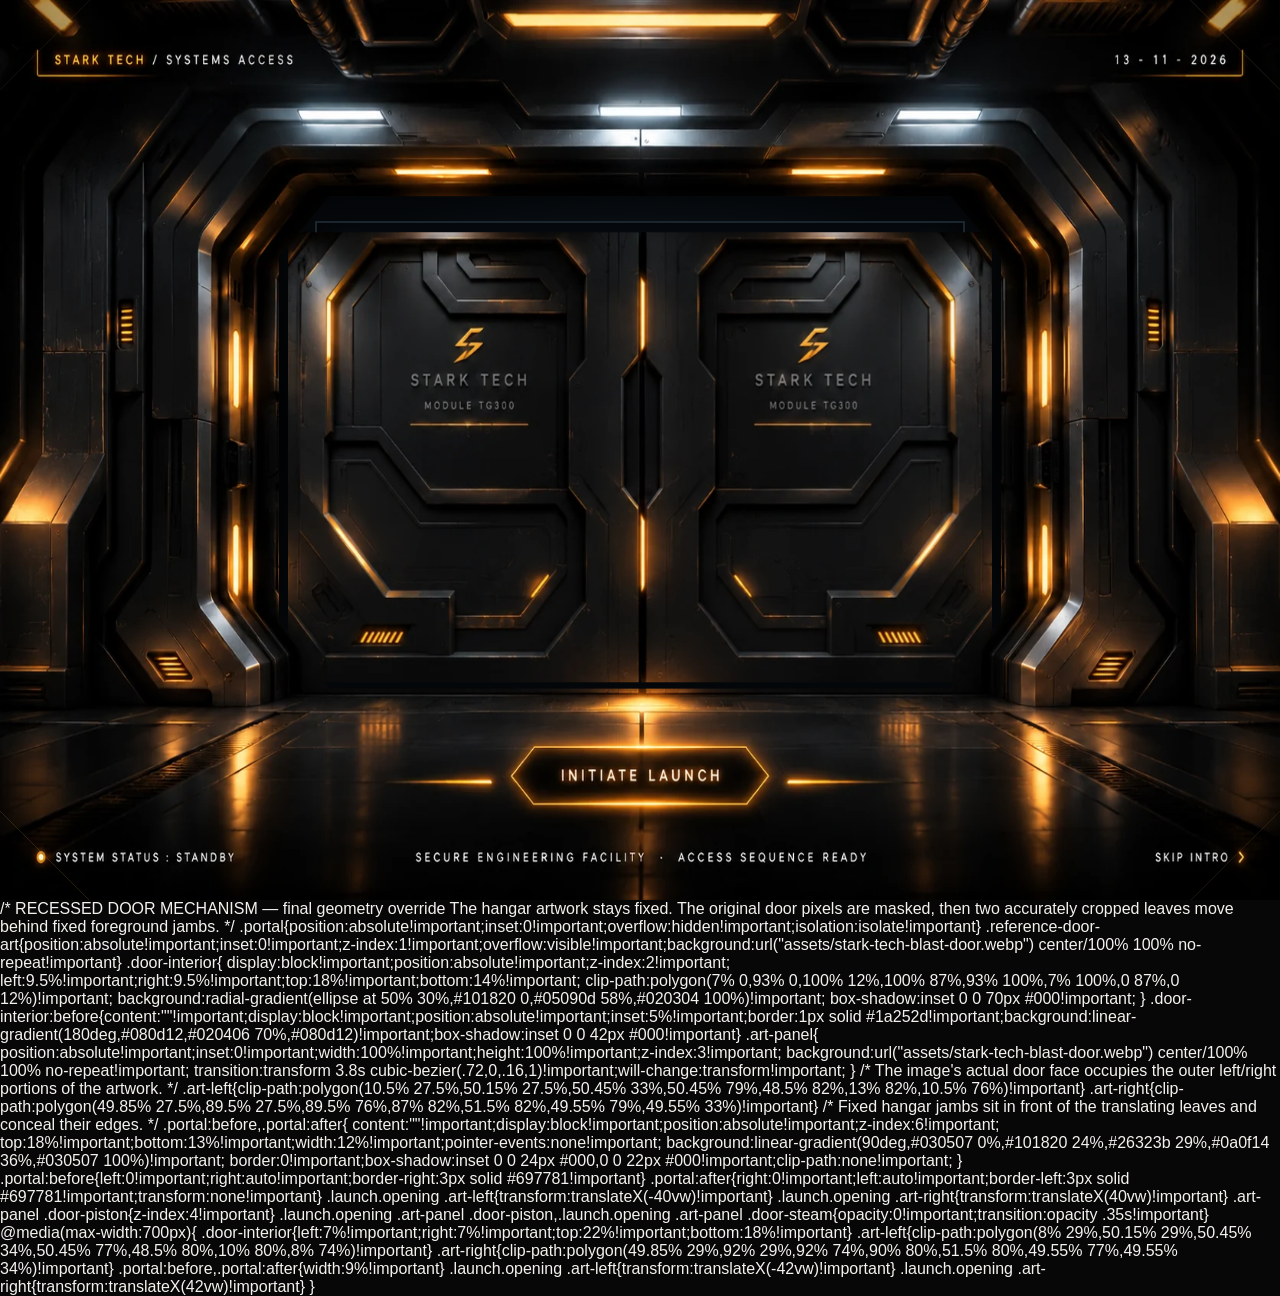
<file: launch.html>
<!doctype html>
<html lang="en">
<head>
<meta charset="utf-8">
<meta name="viewport" content="width=device-width,initial-scale=1">
<meta name="theme-color" content="#08090d">
<title>STARK TECH | Official Launch</title>
<style>
:root{color-scheme:dark;--black:#070708;--gold:#d5a64a;--blue:#087dff;--steel:#171719;--muted:#a9a6a0}
*{box-sizing:border-box}html,body{margin:0;width:100%;min-height:100%;background:var(--black);color:#f4f2ed;font-family:Inter,Arial,sans-serif;overflow:hidden}
.launch{position:relative;width:100%;height:100svh;min-height:560px;isolation:isolate;background:radial-gradient(ellipse at 50% 48%,#14191e 0,#080a0d 54%,#020304 100%);overflow:hidden}.launch:before,.launch:after{content:"";position:absolute;z-index:12;pointer-events:none;inset:0;background:linear-gradient(135deg,transparent 0 12%,#b8893e 12.05%,#f4d28b 12.1%,transparent 12.16%) top left/34% 34% no-repeat,linear-gradient(315deg,transparent 0 12%,#b8893e 12.05%,#f4d28b 12.1%,transparent 12.16%) bottom right/34% 34% no-repeat;opacity:.22}.launch:after{transform:scaleX(-1);opacity:.32}
.stars{position:absolute;inset:0;opacity:.16;background-image:repeating-linear-gradient(135deg,#ffffff0a 0 1px,transparent 1px 7px),radial-gradient(ellipse at 50% 50%,#c4d4e208,transparent 70%);mask-image:radial-gradient(ellipse at center,#000,transparent 92%)}
.topline{position:absolute;z-index:8;top:28px;left:5vw;right:5vw;display:flex;justify-content:space-between;align-items:center;color:#a9adb6;font-size:10px;letter-spacing:.25em}.topline b{color:var(--gold);font-weight:600}
.hangar{position:absolute;inset:0;perspective:1800px;display:grid;place-items:stretch;background:radial-gradient(ellipse at 50% 55%,#1a242d 0,#080b0f 55%,#030405 100%)}
.portal{position:absolute;inset:0;width:100%;height:100%;min-height:0;border:0;box-shadow:none;overflow:hidden;background:linear-gradient(180deg,#0a0d11 0%,#121920 12%,#080b0f 70%,#050607 100%)}
.portal:before{content:"";display:block;position:absolute;z-index:2;inset:8% 4% 13%;border:12px solid #161c22;border-top-width:18px;border-bottom-width:20px;clip-path:polygon(7% 0,93% 0,100% 14%,100% 86%,93% 100%,7% 100%,0 86%,0 14%);box-shadow:inset 0 0 0 2px #68727a,inset 0 0 0 7px #090c10,inset 0 0 28px #000,0 0 0 2px #020304,0 0 24px #000;background:linear-gradient(180deg,#222a31 0,#0a0d11 16%,transparent 22%,transparent 82%,#090c10 100%);pointer-events:none}.portal:after{content:"";display:block;position:absolute;z-index:4;inset:0;background:linear-gradient(90deg,transparent 0 2.7%,#83909a 2.85%,#1b2229 3.2%,transparent 4%,transparent 96%,#1b2229 96.8%,#83909a 97.1%,transparent 97.3%),linear-gradient(180deg,#020304 0 8%,transparent 8.3% 88%,#030405 88.5% 100%);opacity:.72;pointer-events:none}
.inner-light{position:absolute;z-index:1;inset:0;background:radial-gradient(ellipse at 50% 42%,#c4d9ec28 0,transparent 46%),radial-gradient(ellipse at 50% 90%,#d99b3b20 0,transparent 38%);opacity:0;transition:opacity 1.5s}
.door{position:absolute;z-index:3;top:21%;bottom:15%;width:50%;background:repeating-linear-gradient(0deg,transparent 0 22%,#020304 22.1%,#313a42 22.35%,#0b0e12 22.7%,transparent 23%),repeating-linear-gradient(135deg,#ffffff06 0 1px,transparent 1px 9px),linear-gradient(145deg,#303940 0%,#171e24 12%,#090d11 32%,#1b2229 50%,#080b0f 76%,#252d34 96%,#080a0d 100%);border:4px solid #313b44;box-shadow:inset 0 0 0 3px #07090c,inset 0 0 0 6px #69737b,inset 0 0 0 10px #10151a,inset 0 0 60px #000,0 0 38px #000;transition:transform 2.8s cubic-bezier(.72,0,.15,1);overflow:hidden}
.door.left{left:0;border-right:2px solid #c1a16b}.door.right{right:0;border-left:2px solid #c1a16b}.door.right{right:0;border-left:2px solid #8a6938}
.door:before{content:"";position:absolute;z-index:0;inset:3.5%;background:linear-gradient(180deg,#dce7ef12,transparent 14%,#000b 86%,#ffffff08),repeating-linear-gradient(0deg,transparent 0 19%,#070a0d 19.2%,#59636c 19.5%,#11171d 20%,transparent 20.5%),linear-gradient(135deg,#263039,#10161c 42%,#202a32 68%,#090d11);border:2px solid #6e7982;box-shadow:inset 0 0 0 5px #090d11,inset 0 0 0 9px #303a43,inset 0 0 38px #000;clip-path:polygon(0 0,89% 0,100% 12%,100% 88%,89% 100%,0 100%)}
.door:after{content:"";position:absolute;z-index:1;inset:15% 10%;border:2px solid #56636e;background:linear-gradient(145deg,#202a32,#0a0e12 38%,#182129 76%,#080b0f);box-shadow:inset 0 0 0 5px #080b0f,inset 0 0 0 9px #313c45,inset 0 0 30px #000,0 0 0 4px #080b0f;clip-path:polygon(0 0,85% 0,100% 16%,100% 84%,85% 100%,0 100%)}
.door.right:before,.door.right:after{transform:scaleX(-1)}
.door>*{z-index:2}
.armor{position:absolute;top:-8%;bottom:-8%;width:22%;background:repeating-linear-gradient(0deg,transparent 0 46px,#080b0f 47px,#697681 48px,#171f26 50px,transparent 54px),linear-gradient(90deg,#090d11 0%,#26313a 22%,#11171d 52%,#303b44 76%,#080b0f 100%);border:3px solid #64717b;box-shadow:inset 0 0 0 5px #090d11,inset 0 0 0 9px #35414b,inset 0 0 32px #000,0 0 20px #000;clip-path:polygon(0 0,100% 0,100% 94%,88% 100%,0 100%)}
.left .armor{right:8%}.right .armor{left:8%}
.bolt.c{top:6%;left:auto;right:7%}.bolt.d{top:auto;bottom:6%;left:7%;right:auto}
.rib{position:absolute;top:0;bottom:0;width:3px;background:linear-gradient(transparent,#74818b,#f0f4f6,#83909a,transparent);box-shadow:0 0 14px #dceaf355}
.left .rib{right:4%}.right .rib{left:4%}
.panel-lines{position:absolute;inset:23% 12%;border:2px solid #66737d;background:linear-gradient(180deg,#ffffff0b,transparent 18%),repeating-linear-gradient(135deg,#ffffff05 0 1px,transparent 1px 8px),linear-gradient(145deg,#202a32,#0a0e12 40%,#1b252d 74%,#080b0f);box-shadow:inset 0 0 0 6px #080b0f,inset 0 0 0 10px #34404a,inset 0 0 38px #000,0 0 0 4px #080b0f,0 0 18px #000;clip-path:polygon(0 0,84% 0,100% 16%,100% 84%,84% 100%,0 100%)}
.right .panel-lines{transform:scaleX(-1)}
.hazard{position:absolute;bottom:5%;left:6%;right:6%;height:7px;background:repeating-linear-gradient(135deg,#d49b43 0 9px,#090d11 9px 22px);border-top:1px solid #b8c1c8;border-bottom:1px solid #050607;opacity:.78}
.bolt{position:absolute;width:22px;height:22px;border-radius:50%;background:radial-gradient(circle at 32% 28%,#f1f4f7 0,#9da8b2 18%,#48525d 48%,#0b0f15 76%);border:2px solid #a8b3be;box-shadow:0 0 0 4px #10151c,0 2px 8px #000,inset 0 0 4px #fff5;top:6%;z-index:4}.bolt.a{left:7%}.bolt.b{right:7%;top:auto;bottom:6%}
.lockbar{position:absolute;z-index:4;top:50%;width:25px;height:180px;transform:translateY(-50%);background:linear-gradient(90deg,#080c10,#77838c 44%,#161d23);border:1px solid #aeb9c2;box-shadow:0 0 16px #000}.lockbar.l{left:49%}.lockbar.r{right:49%}
.lock-core{position:absolute;z-index:5;left:50%;top:50%;width:118px;height:96px;transform:translate(-50%,-50%);border:2px solid #c49a50;background:linear-gradient(145deg,#29343c,#090d11 42%,#202a32 70%,#070a0d);box-shadow:0 0 0 5px #050709,0 0 0 7px #66737d,0 0 32px #000,inset 0 0 22px #000;display:flex;align-items:center;justify-content:center;gap:0;color:#e0b35e}.gear-wheel{display:grid;place-items:center;font-family:Arial,sans-serif;line-height:1;color:#e1b65f;background:radial-gradient(circle,#4b371b 0 28%,#100d08 30% 43%,transparent 46%);text-shadow:0 0 8px #d5a64a66,-1px -1px 1px #fff8;font-size:58px;animation:gear-turn 7s linear infinite;filter:drop-shadow(0 2px 3px #000)}.gear-wheel.small{font-size:37px;margin-left:-12px;margin-top:24px;color:#e0b65f;animation-direction:reverse;animation-duration:5s}@keyframes gear-turn{to{transform:rotate(360deg)}}
.brand-reveal{position:absolute;z-index:2;inset:0;display:grid;place-content:center;justify-items:center;text-align:center;opacity:0;transform:scale(1.16);transition:opacity 1.3s .7s,transform 1.8s .7s;pointer-events:none}
.brand-reveal img{width:clamp(100px,15vw,190px);height:auto;max-height:180px;object-fit:contain;filter:drop-shadow(0 0 25px #c9a44866)}
.brand-reveal h1{font-size:clamp(28px,5vw,58px);letter-spacing:.18em;margin:22px 0 8px;font-weight:600}
.brand-reveal p{color:var(--gold);font-size:clamp(9px,1.2vw,13px);letter-spacing:.34em;margin:0}
.caption{position:absolute;z-index:8;bottom:8%;left:0;right:0;text-align:center;color:#b7bbc2;font-size:10px;letter-spacing:.28em}
.action{position:absolute;z-index:10;left:50%;bottom:15%;transform:translateX(-50%);border:1px solid #d6a24d;background:linear-gradient(135deg,#181c20,#07090b);color:#f1d29a;padding:17px 30px;font-weight:600;letter-spacing:.24em;font-size:11px;cursor:pointer;box-shadow:0 0 22px #d5a64a20,inset 0 0 0 1px #ffffff12;transition:transform .2s,box-shadow .2s;white-space:nowrap;clip-path:polygon(8% 0,92% 0,100% 50%,92% 100%,8% 100%,0 50%)}
.action:hover{transform:translateX(-50%) translateY(-2px);box-shadow:0 0 38px #c9a44866}
.skip{position:absolute;z-index:10;right:5vw;bottom:28px;color:#a9adb6;text-decoration:none;font-size:10px;letter-spacing:.15em;border-bottom:1px solid #69717b;padding-bottom:5px}
.status{position:absolute;z-index:8;left:5vw;bottom:28px;color:#8e96a2;font-size:9px;letter-spacing:.2em}
.launch.opening .door.left{transform:translateX(-102%)}.launch.opening .door.right{transform:translateX(102%)}
.launch.opening .lockbar,.launch.opening .lock-core{opacity:0;transition:opacity .3s}
.launch.opening .inner-light{opacity:1}
.launch.opening .brand-reveal{opacity:1;transform:scale(1)}
.launch.opening .action,.launch.opening .caption{opacity:0;pointer-events:none}
.launch.entered .brand-reveal{transform:scale(.12) translateY(-250%);opacity:0;transition:transform 1.2s,opacity .8s}
.site-frame{position:absolute;z-index:20;inset:0;background:#080b12;opacity:0;pointer-events:none;transition:opacity 1.1s}
.site-frame iframe{width:100%;height:100%;border:0}
.launch.entered .site-frame{opacity:1;pointer-events:auto;transition-delay:1s}
@media(max-width:650px){.hangar{inset:0}.portal{inset:0;width:100%;height:100%;min-height:0}.topline{top:18px;font-size:8px}.action{bottom:18%;padding:15px 18px;font-size:9px}.caption{bottom:10%;font-size:8px}.status{bottom:18px}.skip{bottom:18px}.lockbar{height:110px}.brand-reveal p{letter-spacing:.2em}}
@media(prefers-reduced-motion:reduce){*,*:before,*:after{transition-duration:.01ms!important;animation-duration:.01ms!important}}

/* Industrial hangar detailing */
.hangar:before{content:"";position:absolute;z-index:1;left:12%;right:12%;top:0;height:22%;background:linear-gradient(180deg,#050709,#1c252d 58%,#07090c);clip-path:polygon(10% 0,90% 0,100% 65%,94% 100%,6% 100%,0 65%);border-bottom:2px solid #52606b;box-shadow:0 10px 28px #000}
.hangar:after{content:"";position:absolute;z-index:5;left:0;right:0;bottom:0;height:16%;background:repeating-linear-gradient(90deg,transparent 0 9%,#ffffff08 9.1%,transparent 9.3%),linear-gradient(180deg,#0a0e12,#202a31 28%,#07090c 82%);border-top:2px solid #69747d;box-shadow:0 -12px 36px #000;pointer-events:none}
.portal .inner-light:before{content:"";position:absolute;left:15%;right:15%;top:13%;height:12px;background:linear-gradient(90deg,transparent,#e9f4ff 12%,#a9d8ff 50%,#e9f4ff 88%,transparent);filter:blur(5px);opacity:.7}
.portal .inner-light:after{content:"";position:absolute;left:18%;right:18%;bottom:14%;height:3px;background:linear-gradient(90deg,transparent,#d59a44 20%,#f4d49a 50%,#d59a44 80%,transparent);box-shadow:0 0 18px #d59a44}
.door-mark{position:absolute;z-index:3;top:36%;left:50%;transform:translateX(-50%);width:52%;text-align:center;color:#b9c3cb;font-size:clamp(7px,.7vw,10px);letter-spacing:.3em;text-shadow:0 1px 4px #000}
.door-mark strong{display:block;font-size:clamp(9px,1vw,14px);letter-spacing:.32em;font-weight:500;margin-bottom:9px;color:#d2d8dc}
.door-mark span{display:block;color:#c49a50;font-size:.8em;letter-spacing:.35em;margin-top:8px}
.side-glow{position:absolute;z-index:2;top:30%;bottom:30%;width:12px;background:linear-gradient(180deg,transparent,#dbeeff,#ffffff,#c3e5ff,transparent);filter:blur(6px);opacity:.72}
.side-glow.left{left:17%}.side-glow.right{right:17%}
.hangar-light{position:absolute;z-index:2;top:12%;width:11%;height:7px;background:#e6f4ff;box-shadow:0 0 8px #d9efff,0 0 24px #9acfff;opacity:.9}
.hangar-light.l{left:25%}.hangar-light.r{right:25%}

/* Full-bleed obsidian military hangar treatment */
.launch{background:#030507}
.hangar{background:
 radial-gradient(ellipse at 50% 84%,#bd762b2b 0,transparent 24%),
 radial-gradient(ellipse at 50% 46%,#26323b55 0,transparent 48%),
 linear-gradient(180deg,#050709 0%,#111920 16%,#070a0e 76%,#020304 100%)}
.portal{inset:0;width:100%;height:100%;border:0;background:
 linear-gradient(180deg,transparent 0 8%,#c4d8e522 8.2%,transparent 9.2%),
 radial-gradient(ellipse at 50% 92%,#d28a3825,transparent 28%),
 linear-gradient(180deg,#0a0e12,#111920 18%,#070a0d 72%,#030405)}
.portal:before{inset:7% 3% 12%;border:18px solid #11171c;border-top-width:22px;border-bottom-width:24px;background:linear-gradient(180deg,#28323a 0,#0b1015 13%,transparent 20%,transparent 82%,#090d11 100%);box-shadow:inset 0 0 0 2px #83909a,inset 0 0 0 8px #080b0e,inset 0 0 34px #000,0 0 0 2px #020304,0 0 36px #000}
.portal:after{background:
 linear-gradient(90deg,transparent 0 2.8%,#71808b 2.9%,#11181e 3.2%,transparent 3.7%,transparent 96.3%,#11181e 96.8%,#71808b 97.1%,transparent 97.2%),
 linear-gradient(180deg,#020304 0 7%,transparent 7.4% 88%,#020304 89% 100%);opacity:.7}
.door{top:19%;bottom:14%;width:50%;border:0;background:
 repeating-linear-gradient(0deg,transparent 0 17.8%,#05080b 18%,#48545e 18.25%,#151c22 18.7%,transparent 19.1%),
 repeating-linear-gradient(135deg,#ffffff04 0 1px,transparent 1px 11px),
 linear-gradient(135deg,#29343c 0%,#151c22 16%,#080c10 38%,#1b242b 58%,#080b0f 84%,#27313a 100%);
 box-shadow:inset 0 0 0 3px #75818b,inset 0 0 0 8px #080b0f,inset 0 0 0 12px #303b44,inset 0 0 70px #000,0 0 40px #000}
.door.left{border-right:2px solid #8e9aa2}
.door.right{border-left:2px solid #8e9aa2}
.door:before{inset:3%;background:
 linear-gradient(180deg,#dce9f00b,transparent 14%,#0008 88%,#ffffff08),
 repeating-linear-gradient(0deg,transparent 0 24%,#080b0f 24.2%,#56636d 24.45%,#11171d 25%,transparent 25.5%),
 linear-gradient(135deg,#26313a,#0a0e12 42%,#1c262e 72%,#080b0f);
 border:2px solid #75818b;box-shadow:inset 0 0 0 5px #080b0f,inset 0 0 0 10px #35414a,inset 0 0 46px #000}
.door:after{inset:16% 11%;border:2px solid #596771;background:
 linear-gradient(145deg,#222c34,#090d11 38%,#18222a 76%,#080b0f);
 box-shadow:inset 0 0 0 7px #080b0f,inset 0 0 0 11px #313d46,inset 0 0 40px #000,0 0 0 4px #080b0f}
.door-mark{top:42%;color:#aeb8c0;text-shadow:0 2px 5px #000}
.door-mark strong{color:#d3d9de;letter-spacing:.36em}
.door-mark span{color:#b88b49}
.panel-lines{inset:22% 12%;border-color:#65727c;background:
 repeating-linear-gradient(135deg,#ffffff04 0 1px,transparent 1px 10px),
 linear-gradient(145deg,#202a32,#090d11 42%,#1b252d 74%,#080b0f);
 box-shadow:inset 0 0 0 7px #080b0f,inset 0 0 0 12px #303b44,inset 0 0 45px #000,0 0 0 4px #080b0f}
.armor{width:19%;background:
 repeating-linear-gradient(0deg,transparent 0 44px,#070a0d 45px,#82909a 46px,#141b21 49px,transparent 53px),
 linear-gradient(90deg,#070a0d,#29343c 24%,#11171d 52%,#34404a 78%,#070a0d);
 border:3px solid #687680}
.hazard{opacity:.52;height:5px;filter:drop-shadow(0 0 4px #d69b42)}
.side-glow{width:8px;opacity:.9;filter:blur(4px)}
.hangar:before{left:8%;right:8%;height:21%;background:
 repeating-linear-gradient(90deg,transparent 0 14%,#050709 14.2%,#52616b 14.4%,transparent 15%),
 linear-gradient(180deg,#050709,#222d35 58%,#080b0f);border-bottom:2px solid #65737d}
.hangar:after{height:14%;background:
 repeating-linear-gradient(90deg,transparent 0 10%,#ffffff0a 10.1%,transparent 10.3%),
 linear-gradient(180deg,#080b0e,#202a32 25%,#050709 84%)}
.lock-core{border-color:#b78c49;background:linear-gradient(145deg,#202a32,#070a0d 48%,#1b252d);box-shadow:0 0 0 5px #050709,0 0 0 7px #697680,0 0 30px #000,inset 0 0 22px #000}
.action{border:1px solid #d6a24d;background:linear-gradient(135deg,#171b1f,#050709);color:#f1d29a;box-shadow:0 0 28px #d5a64a28,inset 0 0 0 1px #ffffff12}
.caption{color:#c2c8ce}
@media(max-width:650px){.door{top:22%;bottom:17%}.door-mark{font-size:6px}.portal:before{inset:8% 1% 13%;border-width:9px}}


/* Cinematic hydraulic blast-door sequence */
.hydraulic{position:absolute;z-index:6;top:29%;width:24%;height:24px;pointer-events:none;filter:drop-shadow(0 5px 7px #000)}
.piston-left{left:5%}.piston-right{right:5%;transform:scaleX(-1)}
.hydraulic.lower{top:auto;bottom:27%}
.cylinder{position:absolute;left:0;top:4px;width:76%;height:17px;border:2px solid #77858f;border-radius:3px;background:linear-gradient(180deg,#52616c,#11181e 28%,#303c45 54%,#080c10);box-shadow:inset 0 0 0 2px #090d11,0 0 9px #000}
.cylinder:before,.cylinder:after{content:"";position:absolute;top:-5px;width:8px;height:25px;background:linear-gradient(90deg,#11171d,#9aa6af,#202a32);border:1px solid #64717a}
.cylinder:before{left:5px}.cylinder:after{right:5px}
.rod{position:absolute;left:72%;top:9px;width:28%;height:7px;background:linear-gradient(180deg,#f1f5f7,#87949d 48%,#303a42);border:1px solid #d1d9de;transform:scaleX(.18);transform-origin:left center;box-shadow:0 0 9px #d7e5ef44}
.mount{position:absolute;left:96%;top:0;width:12px;height:26px;border:2px solid #687680;background:linear-gradient(90deg,#090d11,#65727c,#10161c)}
.steam{position:absolute;z-index:7;width:19%;height:17%;opacity:0;pointer-events:none;filter:blur(8px);background:radial-gradient(ellipse at 50% 70%,#e8edf0a8 0,#aab7c055 24%,#7c8b9820 48%,transparent 72%)}
.steam-a{left:3%;top:30%}.steam-b{right:3%;top:30%}.steam-c{left:3%;bottom:23%}.steam-d{right:3%;bottom:23%}
.vent{position:absolute;z-index:5;top:36%;width:22px;height:54px;border:2px solid #596873;background:repeating-linear-gradient(180deg,#a5b2ba 0 2px,#11181e 2px 7px);box-shadow:0 0 10px #000}
.vent-left{left:2.5%}.vent-right{right:2.5%}
.launch.prep .lock-core{animation:lock-release .8s ease-in forwards}
.launch.prep .hydraulic .rod{animation:piston-drive .9s cubic-bezier(.2,.8,.2,1) .55s forwards}
.launch.prep .hydraulic .cylinder{animation:cylinder-shudder .55s ease-in-out .55s 2}
.launch.prep .steam{animation:steam-release 1.45s ease-out 1.1s forwards}
.launch.prep .vent{animation:vent-flash .7s ease-out 1.05s 2}
.launch.opening .hydraulic{opacity:0;transition:opacity .4s .8s}
.launch.opening .steam{opacity:0;transition:opacity .6s 1.2s}
@keyframes lock-release{0%{transform:translate(-50%,-50%) rotate(0) scale(1)}35%{transform:translate(-50%,-50%) rotate(22deg) scale(1.08);filter:brightness(1.8)}100%{transform:translate(-50%,-50%) rotate(70deg) scale(.65);opacity:0}}
@keyframes piston-drive{0%{transform:scaleX(.18)}55%{transform:scaleX(1.1)}78%{transform:scaleX(.94)}100%{transform:scaleX(1)}}
@keyframes cylinder-shudder{0%,100%{translate:0 0}25%{translate:0 -2px}50%{translate:0 2px}75%{translate:0 -1px}}
@keyframes steam-release{0%{opacity:0;transform:scale(.35) translateY(5%)}18%{opacity:.9}55%{opacity:.62;transform:scale(1.5) translateY(-10%)}100%{opacity:0;transform:scale(2.1) translateY(-25%)}}
@keyframes vent-flash{0%,100%{box-shadow:0 0 10px #000}45%{box-shadow:0 0 20px #d9e8f5,0 0 28px #d5a64a55}}
.launch.opening .door.left,.launch.opening .door.right{transition-delay:.35s}
@media(max-width:650px){.hydraulic{width:26%;height:18px}.cylinder{height:13px}.rod{top:7px;height:5px}.mount{height:21px}.vent{height:36px;width:15px}}


/* Exact uploaded master blast-door artwork */
.portal{background:#020304!important}
.reference-door-art{position:absolute;z-index:1;inset:0;background:#020304 url("assets/stark-tech-blast-door.webp") center center/cover no-repeat;opacity:1;transition:opacity 2.2s ease}
.portal>*:not(.reference-door-art){z-index:3}
.door,.lockbar,.lock-core{display:none!important}
.topline,.caption,.status{display:none!important}
/* The reference artwork already contains the launch typography; retain a real, invisible hit target */
.action{left:50%;bottom:11.5%;width:min(22vw,350px);height:64px;padding:0;transform:translateX(-50%);opacity:0;background:transparent;border:0;box-shadow:none;clip-path:none;color:transparent;font-size:0;z-index:15}
.action:hover{transform:translateX(-50%);box-shadow:none}
.skip{right:4.4vw;bottom:4.6%;width:100px;height:32px;opacity:0;border:0;font-size:0}
.launch.opening .reference-door-art{opacity:0}
.brand-reveal{z-index:5}
@media(max-width:650px){.reference-door-art{background-size:cover}.action{bottom:11.5%;width:34vw;height:48px}.skip{bottom:4%;right:3vw}}


/* Let the supplied artwork remain untouched; remove all previous CSS-built door/hangar layers */
.portal:before,.portal:after,.hangar:before,.hangar:after,
.inner-light,.side-glow,.hangar-light,.stars{display:none!important}


/* Make the supplied single-piece reference artwork into two independently moving blast-door leaves */
.reference-door-art{background:none!important;overflow:hidden;opacity:1!important;z-index:1}
.art-panel{position:absolute;top:0;bottom:0;width:50.05%;background-image:url("assets/stark-tech-blast-door.webp");background-repeat:no-repeat;background-size:200% 100%;will-change:transform;transition:transform 3.1s cubic-bezier(.72,0,.16,1);backface-visibility:hidden}
.art-left{left:0;background-position:left center;transform:translateX(0)}
.art-right{right:0;background-position:right center;transform:translateX(0)}
.launch.opening .art-left{transform:translateX(-101%)}
.launch.opening .art-right{transform:translateX(101%)}
.launch.prep .art-panel{filter:brightness(1.14);transition:filter .45s}
.launch.opening .art-panel{filter:brightness(1);transition:transform 3.1s cubic-bezier(.72,0,.16,1),filter .5s}
.hydraulic{z-index:8;opacity:.95}
.rod{transform:scaleX(.18);transform-origin:left center}
.launch.prep .hydraulic .rod{animation:piston-drive 1.05s cubic-bezier(.2,.8,.2,1) .25s forwards}
.launch.prep .hydraulic .cylinder{animation:cylinder-shudder .55s ease-in-out .25s 3}
.steam{z-index:9}
.launch.prep .steam{animation:steam-release 1.8s ease-out .65s forwards}
.launch.opening .hydraulic{opacity:0;transition:opacity .35s .4s}
.launch.opening .steam{opacity:0;transition:opacity .7s .8s}


/* FIX: static hangar, independently cut-out door leaves only */
.reference-door-art{position:absolute;inset:0;z-index:1;overflow:hidden;background:url("assets/stark-tech-blast-door.webp") center center/100% 100% no-repeat!important;opacity:1!important}
.door-interior{position:absolute;z-index:1;left:21.5%;right:21.5%;top:22.5%;bottom:24%;background:
 radial-gradient(ellipse at 50% 18%,#26313a 0,transparent 52%),
 linear-gradient(180deg,#111820 0%,#05080c 26%,#020406 74%,#0b1015 100%);
 clip-path:polygon(7% 0,93% 0,100% 12%,100% 86%,93% 100%,7% 100%,0 86%,0 12%);
 box-shadow:inset 0 0 70px #000;z-index:1}
.door-interior:before{content:"";position:absolute;inset:8% 8%;border:2px solid #26323b;box-shadow:inset 0 0 50px #000,0 0 24px #000;background:radial-gradient(ellipse at 50% 45%,#111a22 0,#05080c 62%,#020304 100%)}
.door-interior:after{content:"";position:absolute;left:49.8%;top:0;bottom:0;width:2px;background:linear-gradient(180deg,transparent,#c58c3b55,transparent);box-shadow:0 0 20px #d19a4b33}
.art-panel{position:absolute;inset:0;width:100%;height:100%;background-image:url("assets/stark-tech-blast-door.webp");background-size:100% 100%;background-repeat:no-repeat;will-change:transform;backface-visibility:hidden;transition:transform 3.3s cubic-bezier(.72,0,.16,1);z-index:2}
.art-left{clip-path:polygon(22.5% 25.8%,44.7% 25.8%,48.9% 31.5%,48.9% 68.4%,44.7% 75.8%,25.1% 75.8%,22.5% 70.8%);transform:translateX(0)}
.art-right{clip-path:polygon(55.3% 25.8%,77.5% 25.8%,77.5% 70.8%,74.9% 75.8%,55.3% 75.8%,51.1% 68.4%,51.1% 31.5%);transform:translateX(0)}
.launch.opening .art-left{transform:translateX(-48vw)}
.launch.opening .art-right{transform:translateX(48vw)}
/* Pistons and steam are hidden until the launch sequence begins */
.hydraulic,.steam,.vent{opacity:0;pointer-events:none}
.launch.prep .hydraulic{opacity:1;transition:opacity .25s}
.launch.prep .steam{opacity:0}
.launch.prep .vent{opacity:1}
.launch.opening .hydraulic,.launch.opening .vent{opacity:0;transition:opacity .4s}
.launch.opening .steam{opacity:0;transition:opacity .7s}
.launch.opening .art-panel{filter:brightness(1);transition:transform 3.3s cubic-bezier(.72,0,.16,1),filter .5s}
@media(max-width:700px){
 .door-interior{left:18%;right:18%;top:24%;bottom:26%}
 .art-left{clip-path:polygon(17% 26%,44.7% 26%,48.9% 32%,48.9% 68%,44.7% 75%,20% 75%,17% 70%)}
 .art-right{clip-path:polygon(55.3% 26%,83% 26%,83% 70%,80% 75%,55.3% 75%,51.1% 68%,51.1% 32%)}
 .launch.opening .art-left{transform:translateX(-55vw)}
 .launch.opening .art-right{transform:translateX(55vw)}
}


/* Hydraulic actuators are mounted on the moving door leaves, not in the hangar air */
.door-interior:after{display:none!important}
.portal .hydraulic:not(.door-piston),.portal>.steam{display:none!important}
.art-panel{overflow:visible}
.art-panel .door-piston{display:block!important;position:absolute;z-index:6;top:33%;left:25%;right:auto;width:21%;height:28px;opacity:0;pointer-events:none;filter:drop-shadow(0 3px 6px #000)}
.art-panel .door-piston.piston-lower{top:65%}
.art-panel.art-right .door-piston{left:54%;right:auto}
.art-panel .door-piston .cylinder{left:0;top:4px;width:78%;height:18px;border:2px solid #77858f;border-radius:3px;background:linear-gradient(180deg,#7e8b94,#151d24 30%,#3b4852 58%,#080c10);box-shadow:inset 0 0 0 2px #090d11,0 0 10px #000}
.art-panel .door-piston .rod{left:72%;top:9px;width:28%;height:8px;background:linear-gradient(180deg,#f5f8fa,#9aa7b0 48%,#303a42);border:1px solid #d1d9de;transform:scaleX(.18);transform-origin:left center}
.art-panel .door-piston .mount{left:96%;top:0;width:12px;height:28px;border:2px solid #687680;background:linear-gradient(90deg,#090d11,#9aa6af,#10161c)}
.art-panel.art-right .door-piston .rod{transform-origin:right center;left:0}
.art-panel.art-right .door-piston .mount{left:auto;right:0}
.art-panel.art-right .door-piston .cylinder{left:auto;right:0}
.art-panel .door-steam{display:block;position:absolute;z-index:7;width:18%;height:14%;opacity:0;pointer-events:none;filter:blur(7px);background:radial-gradient(ellipse at 50% 65%,#e8edf0a8 0,#aab7c055 28%,#7c8b9820 52%,transparent 72%)}
.art-panel.art-left .steam-upper{left:42%;top:28%}
.art-panel.art-left .steam-lower{left:42%;top:62%}
.art-panel.art-right .steam-upper{right:42%;left:auto;top:28%}
.art-panel.art-right .steam-lower{right:42%;left:auto;top:62%}
.launch.prep .art-panel .door-piston{opacity:1;transition:opacity .25s}
.launch.prep .art-panel .door-piston .rod{animation:piston-drive 1.05s cubic-bezier(.2,.8,.2,1) .25s forwards}
.launch.prep .art-panel .door-piston .cylinder{animation:cylinder-shudder .55s ease-in-out .25s 3}
.launch.prep .art-panel .door-steam{animation:steam-release 1.8s ease-out .65s forwards}
.launch.opening .art-panel .door-piston,.launch.opening .art-panel .door-steam{opacity:0;transition:opacity .35s .3s}
@media(max-width:700px){
 .art-panel .door-piston{height:18px;width:23%}
 .art-panel .door-piston .cylinder{height:13px}
 .art-panel .door-piston .rod{top:7px;height:5px}
 .art-panel .door-piston .mount{height:20px}
}


/* FINAL SEAL + RECESSED POCKET TRAVEL
   Fixed hangar remains stationary; only the two armoured leaves translate. */
.portal{overflow:hidden;background:#030507!important}
.reference-door-art{overflow:hidden;background:none!important}
.door-interior{left:21.5%;right:21.5%;top:22.5%;bottom:24%;background:
 radial-gradient(ellipse at 50% 25%,#1b252e 0,transparent 54%),
 linear-gradient(180deg,#080d12 0%,#020406 48%,#080d12 100%);}
/* The closed leaves overlap beneath a dark compression seal: no visible daylight gap. */
.art-panel{transition:transform 3.6s cubic-bezier(.72,0,.16,1)!important}
.art-left{clip-path:polygon(22.5% 25.8%,49.9% 25.8%,50.55% 31.5%,50.55% 68.4%,49.9% 75.8%,25.1% 75.8%,22.5% 70.8%)!important}
.art-right{clip-path:polygon(50.1% 25.8%,77.5% 25.8%,77.5% 70.8%,74.9% 75.8%,50.1% 75.8%,49.45% 68.4%,49.45% 31.5%)!important}
.door-interior:after{display:block!important;content:"";position:absolute;z-index:4;left:49.72%;top:0;bottom:0;width:.56%;background:linear-gradient(90deg,#020406,#151c22 35%,#050709 70%,#020406);box-shadow:0 0 10px #000;opacity:.9}
/* Recessed receiving pockets at each side hide the leaves as they travel behind the fixed wall. */
.portal:before{content:"";display:block!important;position:absolute;z-index:5;top:20%;bottom:17%;left:17.5%;width:5.8%;border-left:5px solid #252f37;border-right:3px solid #65717a;background:linear-gradient(90deg,#030507,#111820 34%,#05080b 78%,#020304);box-shadow:inset 0 0 18px #000,8px 0 18px #000;pointer-events:none}
.portal:after{content:"";display:block!important;position:absolute;z-index:5;top:20%;bottom:17%;right:17.5%;width:5.8%;border-right:5px solid #252f37;border-left:3px solid #65717a;background:linear-gradient(270deg,#030507,#111820 34%,#05080b 78%,#020304);box-shadow:inset 0 0 18px #000,-8px 0 18px #000;pointer-events:none}
.launch.opening .art-left{transform:translateX(-62vw)!important}
.launch.opening .art-right{transform:translateX(62vw)!important}
.launch.opening .door-interior:after{opacity:0;transition:opacity .45s}
@media(max-width:700px){
 .art-left{clip-path:polygon(18% 26%,49.9% 26%,50.55% 32%,50.55% 68%,49.9% 75%,20% 75%,18% 70%)!important}
 .art-right{clip-path:polygon(50.1% 26%,82% 26%,82% 70%,80% 75%,50.1% 75%,49.45% 68%,49.45% 32%)!important}
 .portal:before{left:14%;width:5%}.portal:after{right:14%;width:5%}
 .launch.opening .art-left{transform:translateX(-68vw)!important}
 .launch.opening .art-right{transform:translateX(68vw)!important}
}


/* RESTORE FULL-SCENE HANGAR BACKPLATE; keep door leaves as moving foreground layers */
.reference-door-art{
 position:absolute!important;inset:0!important;z-index:1!important;overflow:hidden!important;
 background-image:url("assets/stark-tech-blast-door.webp")!important;
 background-position:center center!important;background-size:100% 100%!important;background-repeat:no-repeat!important;
}
/* Mask the original static door face so it cannot appear as a ghost behind the moving leaves.
   Keep the perimeter, lighting, floor and structural frame visible. */
.door-interior{
 position:absolute!important;z-index:2!important;
 left:21.8%!important;right:21.8%!important;top:21.8%!important;bottom:23.5%!important;
 clip-path:polygon(7% 0,93% 0,100% 12%,100% 86%,93% 100%,7% 100%,0 86%,0 12%)!important;
 background:
  radial-gradient(ellipse at 50% 35%,#111a22 0,transparent 58%),
  linear-gradient(180deg,#070b0f 0%,#020406 48%,#080d12 100%)!important;
 box-shadow:inset 0 0 60px #000!important;
}
.door-interior:before{content:""!important;display:block!important;position:absolute;inset:5%!important;
 border:2px solid #1b252d!important;background:linear-gradient(180deg,#0a1016,#020406 70%,#080d12)!important;
 box-shadow:inset 0 0 40px #000!important}
.door-interior:after{display:none!important}
/* Door leaves are cropped from the full-size source image, then travel horizontally.
   Their clipping polygons match the door face in the supplied artwork. */
.art-panel{
 position:absolute!important;inset:0!important;width:100%!important;height:100%!important;
 background-image:url("assets/stark-tech-blast-door.webp")!important;
 background-size:100% 100%!important;background-position:center!important;background-repeat:no-repeat!important;
 z-index:3!important;overflow:visible!important;
}
.art-left{clip-path:polygon(21.8% 21.8%,50.2% 21.8%,50.5% 28%,50.5% 72%,50.2% 76.5%,24.5% 76.5%,21.8% 71%)!important}
.art-right{clip-path:polygon(49.8% 21.8%,78.2% 21.8%,78.2% 71%,75.5% 76.5%,49.8% 76.5%,49.5% 72%,49.5% 28%)!important}
.launch.opening .art-left{transform:translateX(-58vw)!important}
.launch.opening .art-right{transform:translateX(58vw)!important}
/* Side pockets are narrow, recessed slots, not large black pillars. */
.portal:before,.portal:after{display:block!important;position:absolute!important;z-index:4!important;
 top:20%!important;bottom:20%!important;width:2.2%!important;
 background:linear-gradient(90deg,#020304,#111920 45%,#030507)!important;
 border:1px solid #35414a!important;box-shadow:inset 0 0 14px #000,0 0 12px #000!important;
 clip-path:none!important;pointer-events:none!important}
.portal:before{left:19.7%!important;right:auto!important;border-left:3px solid #66737c!important}
.portal:after{right:19.7%!important;left:auto!important;border-right:3px solid #66737c!important}
@media(max-width:700px){
 .door-interior{left:17%!important;right:17%!important;top:24%!important;bottom:25%!important}
 .art-left{clip-path:polygon(17% 24%,50.2% 24%,50.5% 29%,50.5% 71%,50.2% 75%,20% 75%,17% 70%)!important}
 .art-right{clip-path:polygon(49.8% 24%,83% 24%,83% 70%,80% 75%,49.8% 75%,49.5% 71%,49.5% 29%)!important}
 .portal:before{left:14.8%!important;width:2%!important}
 .portal:after{right:14.8%!important;width:2%!important}
 .launch.opening .art-left{transform:translateX(-64vw)!important}
 .launch.opening .art-right{transform:translateX(64vw)!important}
}


/* FINAL CORRECTION: no freestanding pocket rods. The reference image already contains
   the fixed hangar frame; let the leaves retract behind that frame's inner jambs. */
.portal:before,.portal:after{content:none!important;display:none!important}
.reference-door-art{overflow:hidden!important}
.art-left{clip-path:polygon(22.5% 25.8%,49.9% 25.8%,50.55% 31.5%,50.55% 68.4%,49.9% 75.8%,25.1% 75.8%,22.5% 70.8%)!important}
.art-right{clip-path:polygon(50.1% 25.8%,77.5% 25.8%,77.5% 70.8%,74.9% 75.8%,50.1% 75.8%,49.45% 68.4%,49.45% 31.5%)!important}
/* Each leaf stops behind the fixed side jamb, rather than travelling across the hangar. */
.launch.opening .art-left{transform:translateX(-34vw)!important}
.launch.opening .art-right{transform:translateX(34vw)!important}
@media(max-width:700px){
 .launch.opening .art-left{transform:translateX(-37vw)!important}
 .launch.opening .art-right{transform:translateX(37vw)!important}
}

</style>
</head>
<body>
<main class="launch" id="launch">
<div class="stars"></div>
<div class="topline"><span><b>STARK TECH</b> / SYSTEMS ACCESS</span><span>13 · 11 · 2026</span></div>
<div class="hangar">
<div class="portal"><div class="reference-door-art" aria-hidden="true"><div class="door-interior"></div><div class="art-panel art-left"><div class="hydraulic door-piston piston-upper"><span class="cylinder"></span><span class="rod"></span><span class="mount"></span></div><div class="hydraulic door-piston piston-lower"><span class="cylinder"></span><span class="rod"></span><span class="mount"></span></div><div class="steam door-steam steam-upper"></div><div class="steam door-steam steam-lower"></div></div><div class="art-panel art-right"><div class="hydraulic door-piston piston-upper"><span class="cylinder"></span><span class="rod"></span><span class="mount"></span></div><div class="hydraulic door-piston piston-lower"><span class="cylinder"></span><span class="rod"></span><span class="mount"></span></div><div class="steam door-steam steam-upper"></div><div class="steam door-steam steam-lower"></div></div></div>
<div class="inner-light"></div><div class="side-glow left"></div><div class="side-glow right"></div><div class="hangar-light l"></div><div class="hangar-light r"></div>
<div class="hydraulic piston-left"><span class="cylinder"></span><span class="rod"></span><span class="mount"></span></div><div class="hydraulic piston-right"><span class="cylinder"></span><span class="rod"></span><span class="mount"></span></div><div class="hydraulic piston-left lower"><span class="cylinder"></span><span class="rod"></span><span class="mount"></span></div><div class="hydraulic piston-right lower"><span class="cylinder"></span><span class="rod"></span><span class="mount"></span></div><div class="steam steam-a"></div><div class="steam steam-b"></div><div class="steam steam-c"></div><div class="steam steam-d"></div><div class="vent vent-left"></div><div class="vent vent-right"></div><div class="brand-reveal"><img src="assets/stark-tech-emblem.png.png" alt="STARK TECH official emblem"><h1>STARK TECH</h1><p>SOLUTIONS BEYOND IMAGINATION</p></div>
<div class="door left"><div class="armor"></div><div class="rib"></div><div class="panel-lines"></div><div class="door-mark"><strong>STARK TECH</strong>SECURE ACCESS<span>MODULE TG300</span></div><div class="hazard"></div><i class="bolt a"></i><i class="bolt b"></i><i class="bolt c"></i><i class="bolt d"></i></div>
<div class="door right"><div class="armor"></div><div class="rib"></div><div class="panel-lines"></div><div class="door-mark"><strong>STARK TECH</strong>SECURE ACCESS<span>MODULE TG300</span></div><div class="hazard"></div><i class="bolt a"></i><i class="bolt b"></i></div>
<div class="lockbar l"></div><div class="lockbar r"></div><div class="lock-core" aria-label="Rotating mechanical gear lock"><span class="gear-wheel">⚙</span><span class="gear-wheel small">⚙</span></div>
</div>
</div>
<div class="caption">SECURE ENGINEERING FACILITY · ACCESS SEQUENCE READY</div>
<div class="status" id="status">SYSTEM STATUS: STANDBY</div>
<button class="action" id="launchButton">INITIATE LAUNCH</button>
<a class="skip" href="index.html">SKIP INTRO ↗</a>
<div class="site-frame"><iframe title="STARK TECH website" src="index.html"></iframe></div>
</main>
<script>
const stage=document.getElementById('launch'),button=document.getElementById('launchButton'),status=document.getElementById('status');
button.addEventListener('click',()=>{if(stage.classList.contains('prep')||stage.classList.contains('opening'))return;button.disabled=true;button.textContent='AUTHORIZING';status.textContent='SYSTEM STATUS: AUTHORIZATION ACCEPTED';stage.classList.add('prep');setTimeout(()=>{status.textContent='HYDRAULIC PRESSURE: BUILDING';},450);setTimeout(()=>{status.textContent='SEAL PURGE: VENTING';},1250);setTimeout(()=>{status.textContent='MECHANICAL LOCKS: RETRACTED';stage.classList.add('opening');},2450);setTimeout(()=>{status.textContent='SYSTEM STATUS: FACILITY OPEN';},5300);setTimeout(()=>{stage.classList.add('entered');status.textContent='STARK TECH // ONLINE';},6900);});
</script>
</body>
</html>
/* RECESSED DOOR MECHANISM — final geometry override
   The hangar artwork stays fixed. The original door pixels are masked, then
   two accurately cropped leaves move behind fixed foreground jambs. */
.portal{position:absolute!important;inset:0!important;overflow:hidden!important;isolation:isolate!important}
.reference-door-art{position:absolute!important;inset:0!important;z-index:1!important;overflow:visible!important;background:url("assets/stark-tech-blast-door.webp") center/100% 100% no-repeat!important}
.door-interior{
  display:block!important;position:absolute!important;z-index:2!important;
  left:9.5%!important;right:9.5%!important;top:18%!important;bottom:14%!important;
  clip-path:polygon(7% 0,93% 0,100% 12%,100% 87%,93% 100%,7% 100%,0 87%,0 12%)!important;
  background:radial-gradient(ellipse at 50% 30%,#101820 0,#05090d 58%,#020304 100%)!important;
  box-shadow:inset 0 0 70px #000!important;
}
.door-interior:before{content:""!important;display:block!important;position:absolute!important;inset:5%!important;border:1px solid #1a252d!important;background:linear-gradient(180deg,#080d12,#020406 70%,#080d12)!important;box-shadow:inset 0 0 42px #000!important}
.art-panel{
  position:absolute!important;inset:0!important;width:100%!important;height:100%!important;z-index:3!important;
  background:url("assets/stark-tech-blast-door.webp") center/100% 100% no-repeat!important;
  transition:transform 3.8s cubic-bezier(.72,0,.16,1)!important;will-change:transform!important;
}
/* The image's actual door face occupies the outer left/right portions of the artwork. */
.art-left{clip-path:polygon(10.5% 27.5%,50.15% 27.5%,50.45% 33%,50.45% 79%,48.5% 82%,13% 82%,10.5% 76%)!important}
.art-right{clip-path:polygon(49.85% 27.5%,89.5% 27.5%,89.5% 76%,87% 82%,51.5% 82%,49.55% 79%,49.55% 33%)!important}
/* Fixed hangar jambs sit in front of the translating leaves and conceal their edges. */
.portal:before,.portal:after{
  content:""!important;display:block!important;position:absolute!important;z-index:6!important;
  top:18%!important;bottom:13%!important;width:12%!important;pointer-events:none!important;
  background:linear-gradient(90deg,#030507 0%,#101820 24%,#26323b 29%,#0a0f14 36%,#030507 100%)!important;
  border:0!important;box-shadow:inset 0 0 24px #000,0 0 22px #000!important;clip-path:none!important;
}
.portal:before{left:0!important;right:auto!important;border-right:3px solid #697781!important}
.portal:after{right:0!important;left:auto!important;border-left:3px solid #697781!important;transform:none!important}
.launch.opening .art-left{transform:translateX(-40vw)!important}
.launch.opening .art-right{transform:translateX(40vw)!important}
.art-panel .door-piston{z-index:4!important}
.launch.opening .art-panel .door-piston,.launch.opening .art-panel .door-steam{opacity:0!important;transition:opacity .35s!important}
@media(max-width:700px){
 .door-interior{left:7%!important;right:7%!important;top:22%!important;bottom:18%!important}
 .art-left{clip-path:polygon(8% 29%,50.15% 29%,50.45% 34%,50.45% 77%,48.5% 80%,10% 80%,8% 74%)!important}
 .art-right{clip-path:polygon(49.85% 29%,92% 29%,92% 74%,90% 80%,51.5% 80%,49.55% 77%,49.55% 34%)!important}
 .portal:before,.portal:after{width:9%!important}
 .launch.opening .art-left{transform:translateX(-42vw)!important}
 .launch.opening .art-right{transform:translateX(42vw)!important}
}
</file>
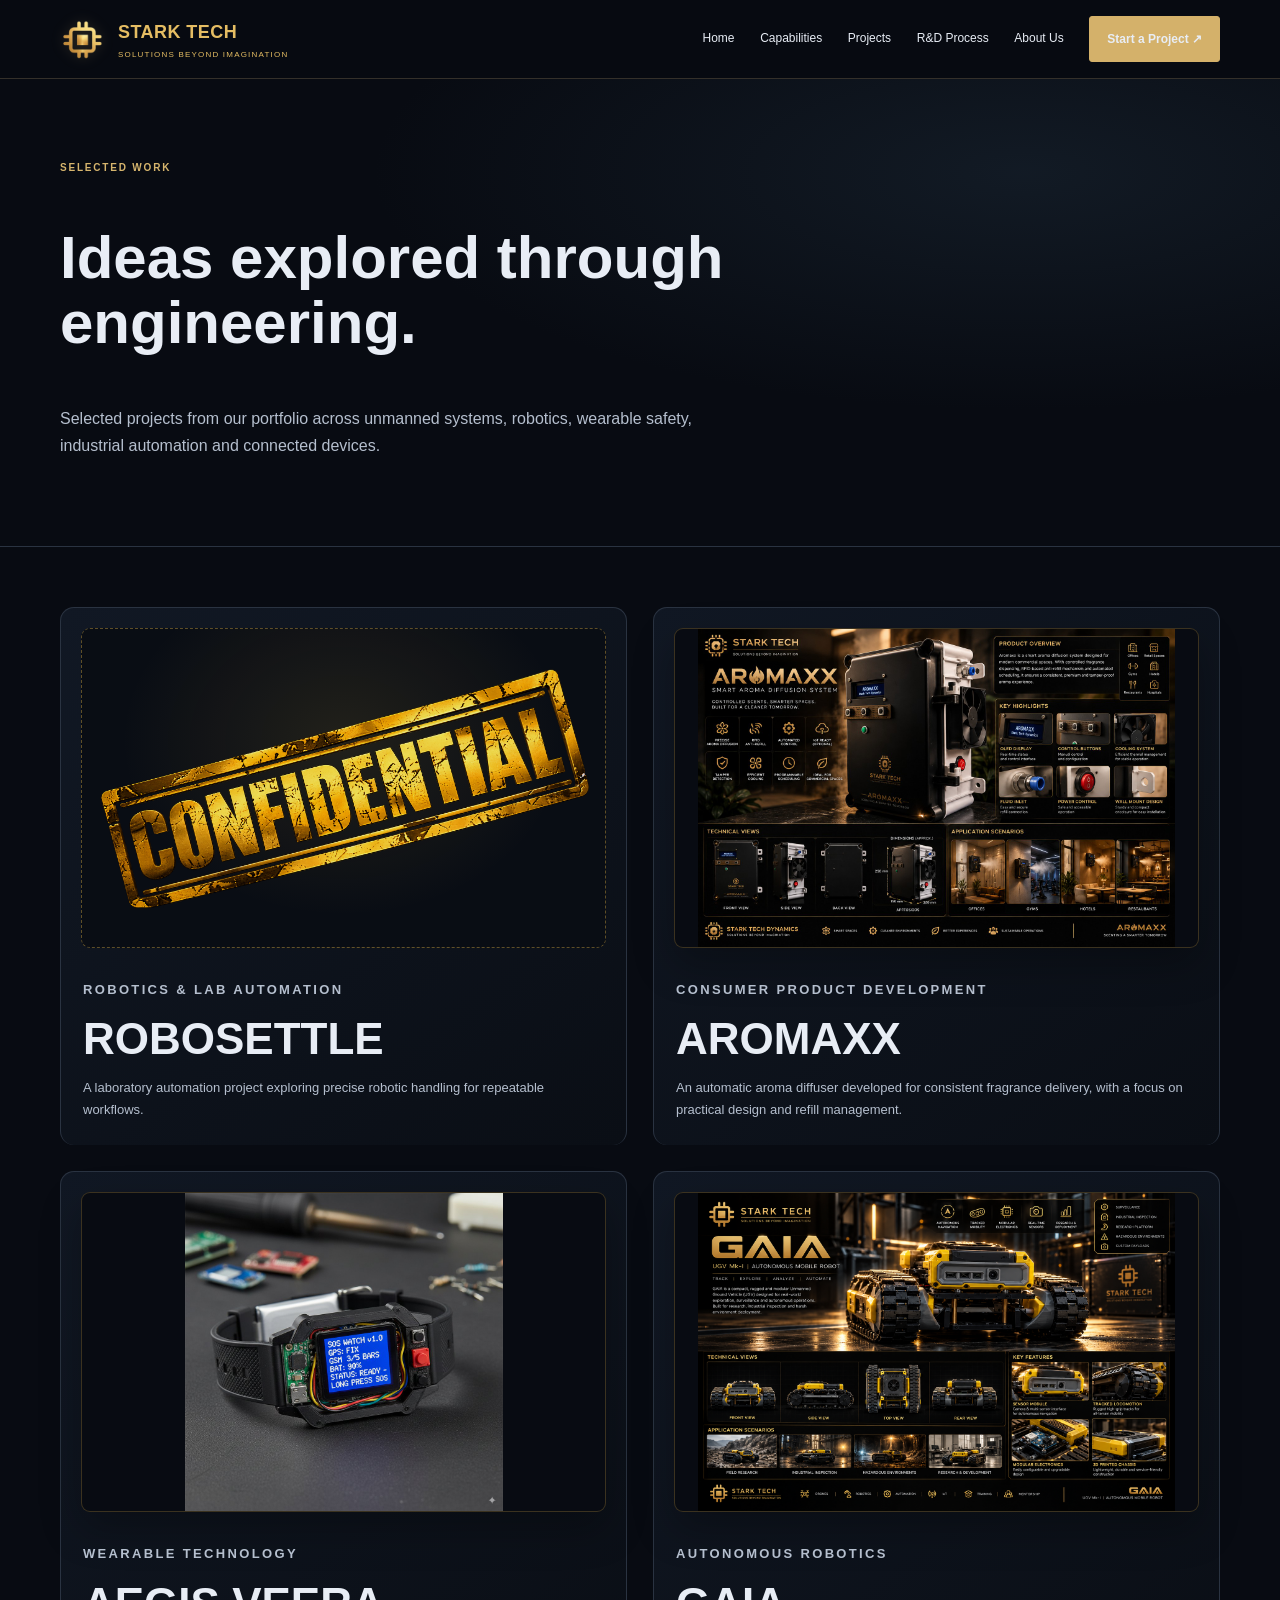
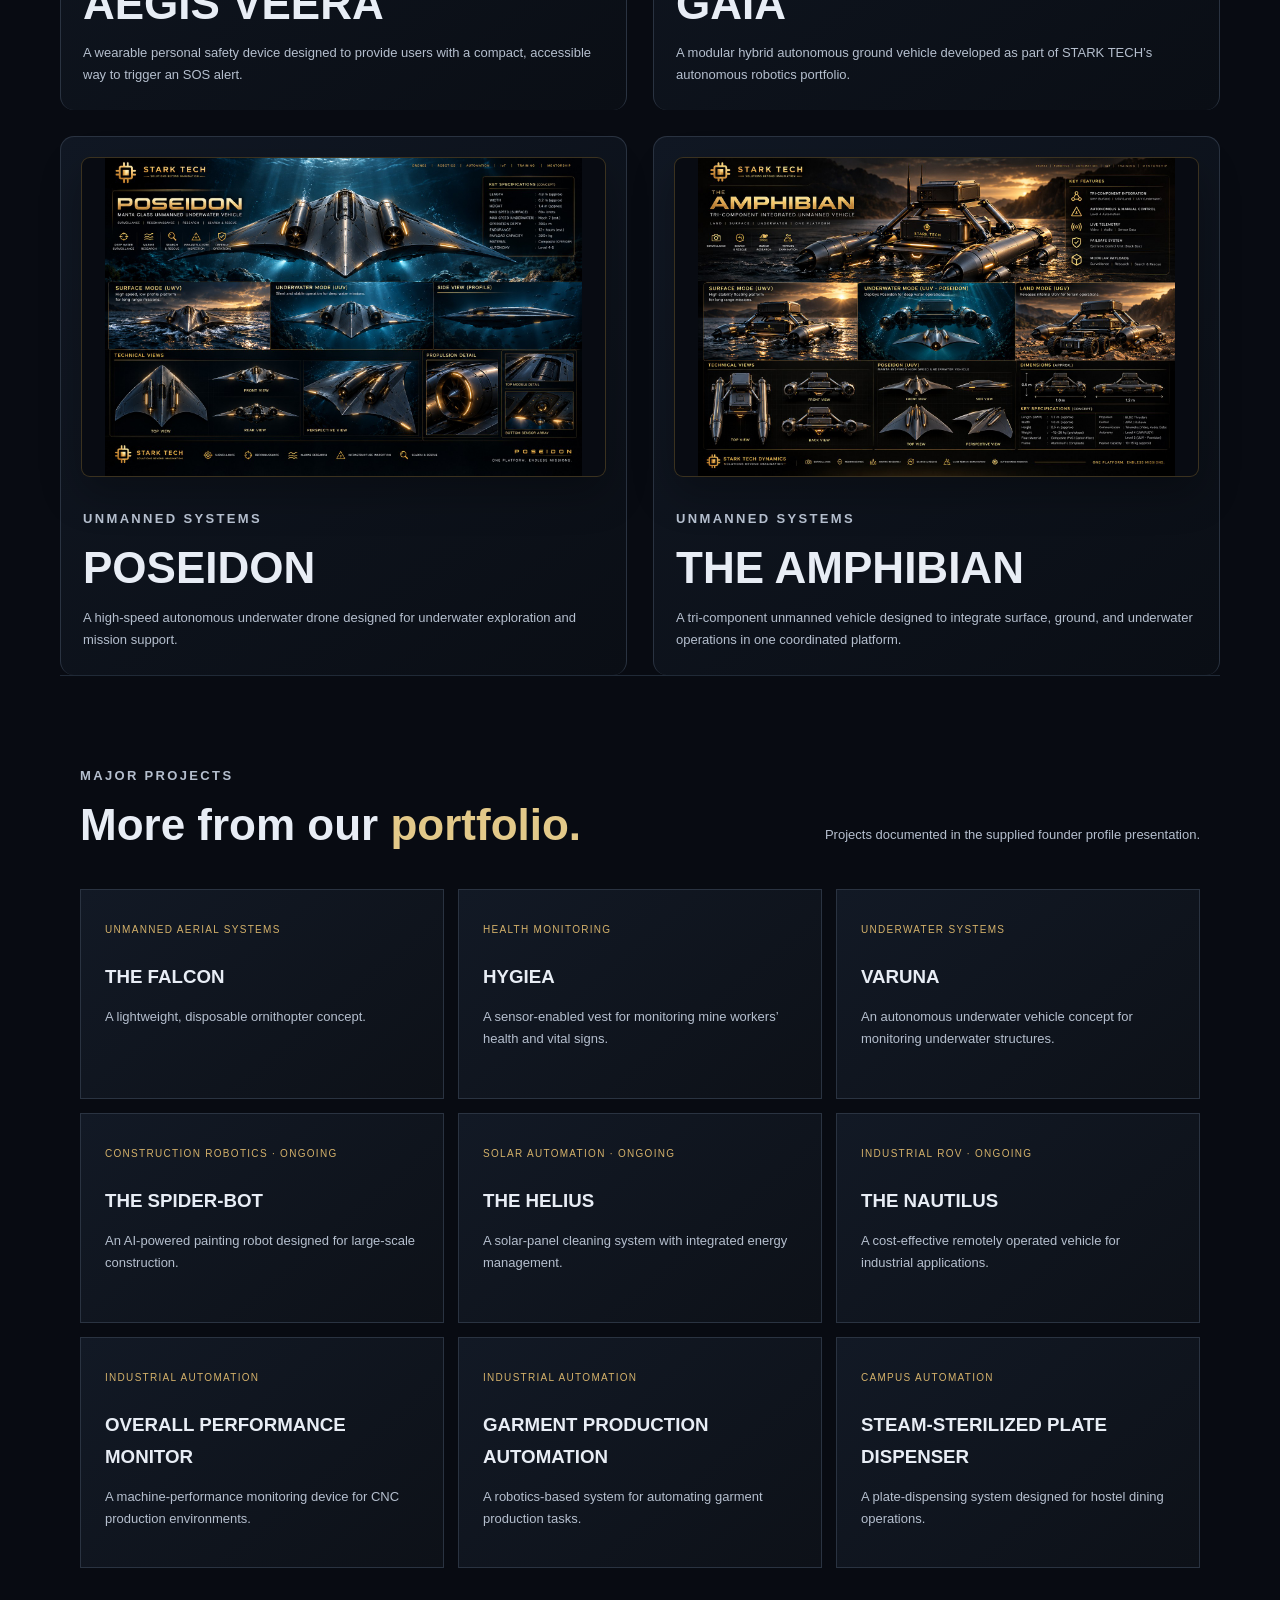
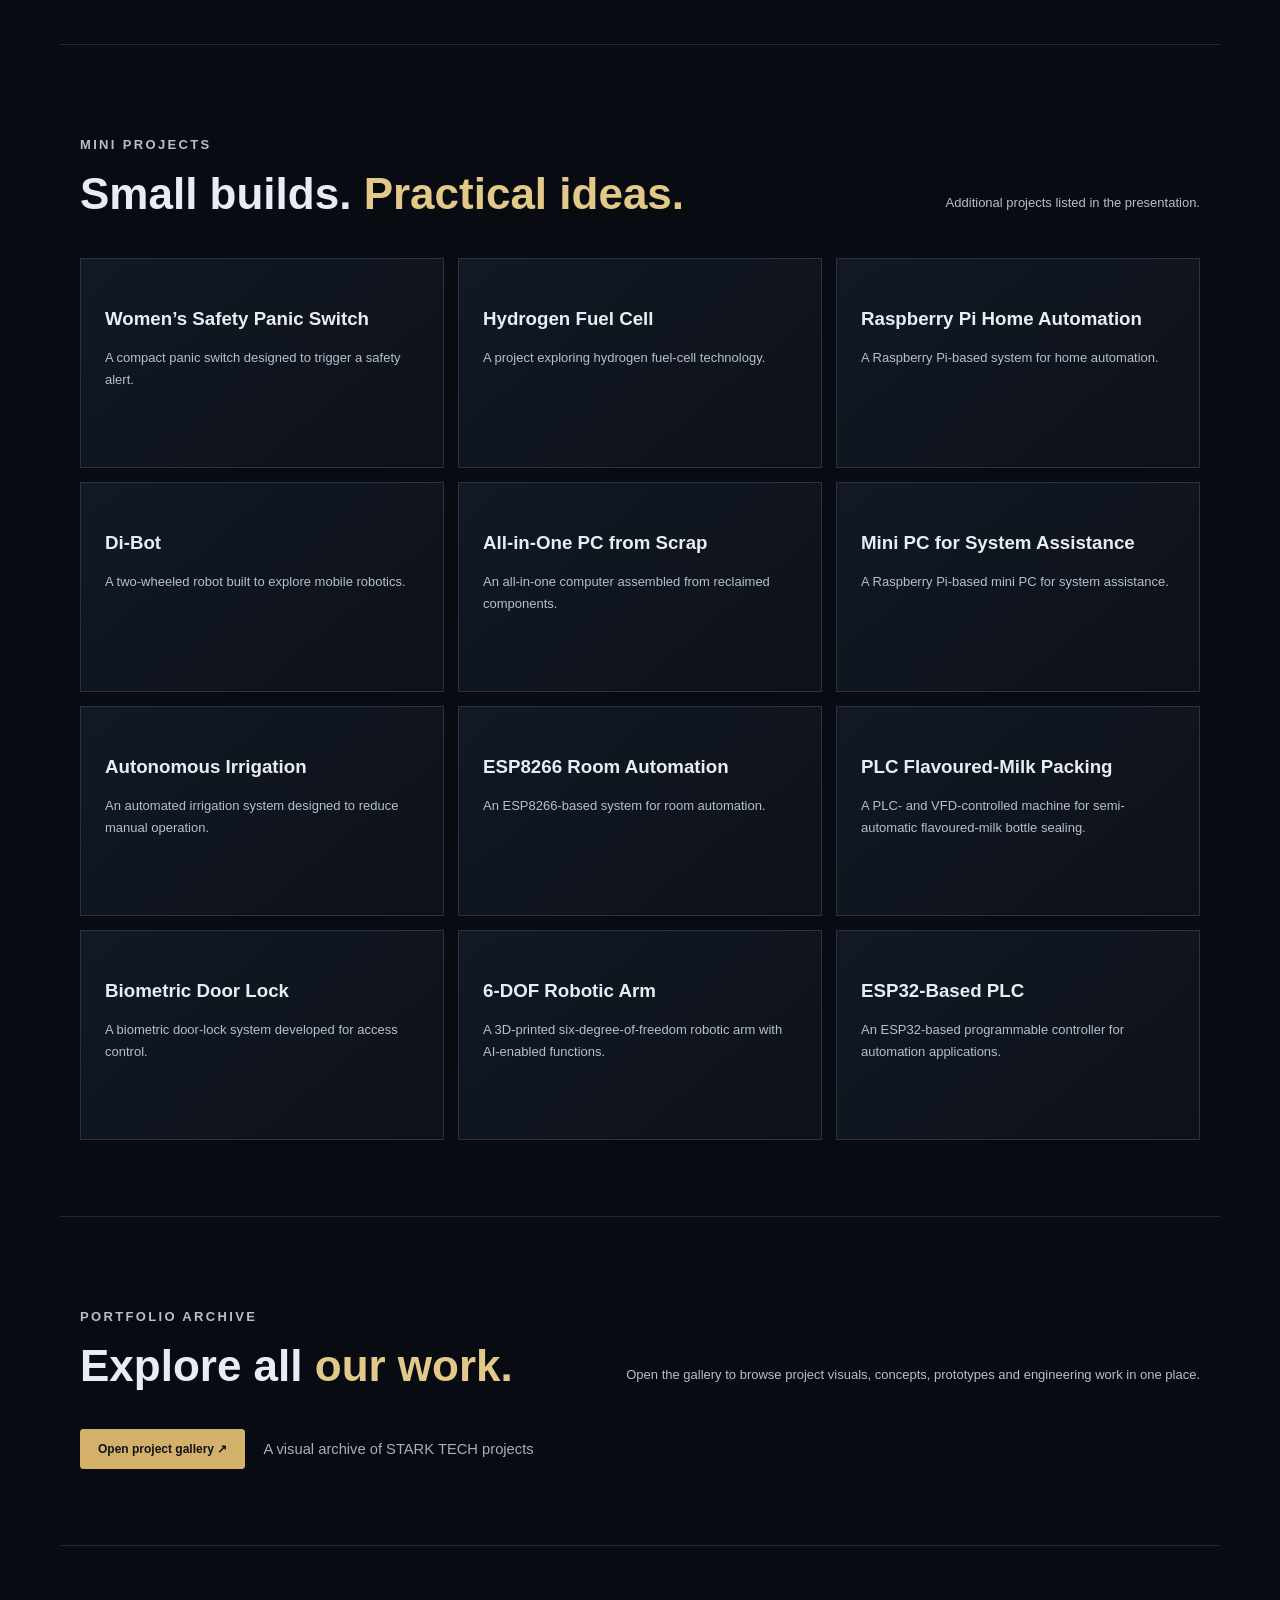
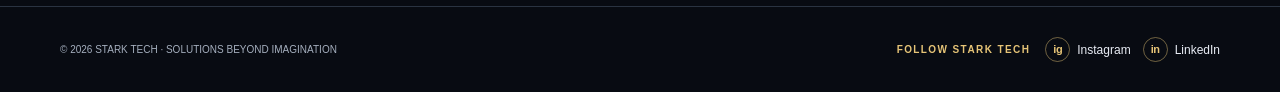
<file: projects.html>
<!doctype html><html lang="en"><head><meta charset="utf-8"><meta name="viewport" content="width=device-width,initial-scale=1"><meta name="description" content="Selected STARK TECH product-development, robotics and R&D projects."><meta name="theme-color" content="#080b12"><title>Projects | STARK TECH</title><link rel="stylesheet" href="assets/styles.css"></head><body><header><div class="wrap nav"><a class="brand" href="index.html"><img class="brand-mark" src="assets/stark-tech-emblem.png.png" alt="STARK TECH emblem"><span><b>STARK TECH</b><small>SOLUTIONS BEYOND IMAGINATION</small></span></a><button class="menu" aria-expanded="false">MENU</button><nav class="links"><a href="index.html">Home</a><a href="capabilities.html">Capabilities</a><a href="projects.html">Projects</a><a href="rnd-process.html">R&amp;D Process</a><a href="about.html">About Us</a><a class="btn" href="contact.html">Start a Project ↗</a></nav></div></header><main><section class="pagehero"><div class="wrap"><p class="eyebrow">SELECTED WORK</p><h1>Ideas explored through engineering.</h1><p class="lead">Selected projects from our portfolio across unmanned systems, robotics, wearable safety, industrial automation and connected devices.</p></div></section><section class="content"><div class="wrap">
<div class="project-feature-grid">
<div class="project-row" id="robosettle"><div class="project-art-placeholder confidential-project-visual"><img src="assets/Confidential.png" alt="Confidential — STARK TECH" loading="lazy"></div><div><p class="eyebrow">ROBOTICS &amp; LAB AUTOMATION</p><h2>ROBOSETTLE</h2><p>A laboratory automation project exploring precise robotic handling for repeatable workflows.</p></div></div>
<div class="project-row" id="aromaxx"><img class="project-image project-board-image" src="assets/project-aromaxx.jpg" alt="AROMAXX automatic aroma diffuser product concept board" loading="lazy"><div><p class="eyebrow">CONSUMER PRODUCT DEVELOPMENT</p><h2>AROMAXX</h2><p>An automatic aroma diffuser developed for consistent fragrance delivery, with a focus on practical design and refill management.</p></div></div>
<div class="project-row" id="aegis"><img class="project-image" src="assets/project-aegis-veera.jpg" alt="AEGIS VEERA personal safety wearable concept" loading="lazy"><div><p class="eyebrow">WEARABLE TECHNOLOGY</p><h2>AEGIS VEERA</h2><p>A wearable personal safety device designed to provide users with a compact, accessible way to trigger an SOS alert.</p></div></div>
<div class="project-row" id="gaia"><img class="project-image" src="assets/GAIA.png" alt="GAIA UGV Mk-I concept board" loading="lazy"><div><p class="eyebrow">AUTONOMOUS ROBOTICS</p><h2>GAIA</h2><p>A modular hybrid autonomous ground vehicle developed as part of STARK TECH’s autonomous robotics portfolio.</p></div></div>
<div class="project-row" id="poseidon"><img class="project-image project-board-image" src="assets/project-poseidon.jpg" alt="POSEIDON autonomous underwater vehicle concept" loading="lazy"><div><p class="eyebrow">UNMANNED SYSTEMS</p><h2>POSEIDON</h2><p>A high-speed autonomous underwater drone designed for underwater exploration and mission support.</p></div></div>
<div class="project-row" id="amphibian"><img class="project-image project-board-image" src="assets/project-amphibian.jpg" alt="THE AMPHIBIAN tri-component unmanned vehicle concept" loading="lazy"><div><p class="eyebrow">UNMANNED SYSTEMS</p><h2>THE AMPHIBIAN</h2><p>A tri-component unmanned vehicle designed to integrate surface, ground, and underwater operations in one coordinated platform.</p></div></div>
</div>
<section class="section alt"><div class="wrap"><div class="heading"><div><p class="eyebrow">MAJOR PROJECTS</p><h2>More from our <span class="gold">portfolio.</span></h2></div><p>Projects documented in the supplied founder profile presentation.</p></div><div class="grid"><article class="card"><span class="num">UNMANNED AERIAL SYSTEMS</span><h3>THE FALCON</h3><p>A lightweight, disposable ornithopter concept.</p></article>
<article class="card"><span class="num">HEALTH MONITORING</span><h3>HYGIEA</h3><p>A sensor-enabled vest for monitoring mine workers’ health and vital signs.</p></article>
<article class="card"><span class="num">UNDERWATER SYSTEMS</span><h3>VARUNA</h3><p>An autonomous underwater vehicle concept for monitoring underwater structures.</p></article>
<article class="card"><span class="num">CONSTRUCTION ROBOTICS · ONGOING</span><h3>THE SPIDER-BOT</h3><p>An AI-powered painting robot designed for large-scale construction.</p></article>
<article class="card"><span class="num">SOLAR AUTOMATION · ONGOING</span><h3>THE HELIUS</h3><p>A solar-panel cleaning system with integrated energy management.</p></article>
<article class="card"><span class="num">INDUSTRIAL ROV · ONGOING</span><h3>THE NAUTILUS</h3><p>A cost-effective remotely operated vehicle for industrial applications.</p></article>
<article class="card"><span class="num">INDUSTRIAL AUTOMATION</span><h3>OVERALL PERFORMANCE MONITOR</h3><p>A machine-performance monitoring device for CNC production environments.</p></article>
<article class="card"><span class="num">INDUSTRIAL AUTOMATION</span><h3>GARMENT PRODUCTION AUTOMATION</h3><p>A robotics-based system for automating garment production tasks.</p></article>
<article class="card"><span class="num">CAMPUS AUTOMATION</span><h3>STEAM-STERILIZED PLATE DISPENSER</h3><p>A plate-dispensing system designed for hostel dining operations.</p></article></div></div></section>
<section class="section"><div class="wrap"><div class="heading"><div><p class="eyebrow">MINI PROJECTS</p><h2>Small builds. <span class="gold">Practical ideas.</span></h2></div><p>Additional projects listed in the presentation.</p></div><div class="grid"><article class="card"><h3>Women’s Safety Panic Switch</h3><p>A compact panic switch designed to trigger a safety alert.</p></article>
<article class="card"><h3>Hydrogen Fuel Cell</h3><p>A project exploring hydrogen fuel-cell technology.</p></article>
<article class="card"><h3>Raspberry Pi Home Automation</h3><p>A Raspberry Pi-based system for home automation.</p></article>
<article class="card"><h3>Di-Bot</h3><p>A two-wheeled robot built to explore mobile robotics.</p></article>
<article class="card"><h3>All-in-One PC from Scrap</h3><p>An all-in-one computer assembled from reclaimed components.</p></article>
<article class="card"><h3>Mini PC for System Assistance</h3><p>A Raspberry Pi-based mini PC for system assistance.</p></article>
<article class="card"><h3>Autonomous Irrigation</h3><p>An automated irrigation system designed to reduce manual operation.</p></article>
<article class="card"><h3>ESP8266 Room Automation</h3><p>An ESP8266-based system for room automation.</p></article>
<article class="card"><h3>PLC Flavoured-Milk Packing</h3><p>A PLC- and VFD-controlled machine for semi-automatic flavoured-milk bottle sealing.</p></article>
<article class="card"><h3>Biometric Door Lock</h3><p>A biometric door-lock system developed for access control.</p></article>
<article class="card"><h3>6-DOF Robotic Arm</h3><p>A 3D-printed six-degree-of-freedom robotic arm with AI-enabled functions.</p></article>
<article class="card"><h3>ESP32-Based PLC</h3><p>An ESP32-based programmable controller for automation applications.</p></article></div></div></section>
<section class="section alt"><div class="wrap"><div class="heading"><div><p class="eyebrow">PORTFOLIO ARCHIVE</p><h2>Explore all <span class="gold">our work.</span></h2></div><p>Open the gallery to browse project visuals, concepts, prototypes and engineering work in one place.</p></div><div class="gallery-launch"><button class="btn" id="open-project-gallery" type="button">Open project gallery ↗</button><span class="gallery-count">A visual archive of STARK TECH projects</span></div><div class="project-lightbox" id="project-gallery-modal" aria-hidden="true" role="dialog" aria-modal="true" aria-label="STARK TECH project gallery"><div class="lightbox-head"><div><p class="eyebrow">STARK TECH · VISUAL ARCHIVE</p><h2>Project Gallery</h2></div><button class="lightbox-close" id="close-project-gallery" type="button" aria-label="Close gallery">✕</button></div><div class="lightbox-grid phone-gallery">
<figure class="gallery-thumb"><a href="assets/Confidential.png" target="_blank" rel="noopener"><img src="assets/Confidential.png" alt="ROBOSETTLE confidential project visual" loading="lazy"></a><figcaption>ROBOSETTLE</figcaption></figure>
<figure class="gallery-thumb"><a href="assets/project-robosettle-detail.jpg" target="_blank" rel="noopener"><img src="assets/project-robosettle-detail.jpg" alt="ROBOSETTLE detail view" loading="lazy"></a><figcaption>ROBOSETTLE</figcaption></figure>
<figure class="gallery-thumb"><a href="assets/project-aromaxx.jpg" target="_blank" rel="noopener"><img src="assets/project-aromaxx.jpg" alt="AROMAXX product visual" loading="lazy"></a><figcaption>AROMAXX</figcaption></figure>
<figure class="gallery-thumb"><a href="assets/project-aromaxx-concept.jpg" target="_blank" rel="noopener"><img src="assets/project-aromaxx-concept.jpg" alt="AROMAXX concept" loading="lazy"></a><figcaption>AROMAXX</figcaption></figure>
<figure class="gallery-thumb"><a href="assets/project-aromaxx-exploded-view.jpg" target="_blank" rel="noopener"><img src="assets/project-aromaxx-exploded-view.jpg" alt="AROMAXX exploded view" loading="lazy"></a><figcaption>AROMAXX</figcaption></figure>
<figure class="gallery-thumb"><a href="assets/project-aegis-veera.jpg" target="_blank" rel="noopener"><img src="assets/project-aegis-veera.jpg" alt="AEGIS VEERA wearable safety device" loading="lazy"></a><figcaption>AEGIS VEERA</figcaption></figure>
<figure class="gallery-thumb"><a href="assets/GAIA.png" target="_blank" rel="noopener"><img src="assets/GAIA.png" alt="GAIA UGV concept board" loading="lazy"></a><figcaption>GAIA UGV</figcaption></figure>
<figure class="gallery-thumb"><a href="assets/gaia-ugv-prototype.jpg" target="_blank" rel="noopener"><img src="assets/gaia-ugv-prototype.jpg" alt="GAIA UGV physical prototype" loading="lazy"></a><figcaption>GAIA UGV</figcaption></figure>
<figure class="gallery-thumb"><a href="assets/gaia-ugv-workbench.jpg" target="_blank" rel="noopener"><img src="assets/gaia-ugv-workbench.jpg" alt="GAIA UGV workbench development" loading="lazy"></a><figcaption>GAIA UGV</figcaption></figure>
<figure class="gallery-thumb"><a href="assets/project-poseidon.jpg" target="_blank" rel="noopener"><img src="assets/project-poseidon.jpg" alt="POSEIDON underwater vehicle concept" loading="lazy"></a><figcaption>POSEIDON</figcaption></figure>
<figure class="gallery-thumb"><a href="assets/poseidon-cad-concept.jpg" target="_blank" rel="noopener"><img src="assets/poseidon-cad-concept.jpg" alt="POSEIDON CAD concept" loading="lazy"></a><figcaption>POSEIDON</figcaption></figure>
<figure class="gallery-thumb"><a href="assets/project-amphibian.jpg" target="_blank" rel="noopener"><img src="assets/project-amphibian.jpg" alt="THE AMPHIBIAN concept board" loading="lazy"></a><figcaption>THE AMPHIBIAN</figcaption></figure>
<figure class="gallery-thumb"><a href="assets/amphibian-prototype-front.jpg" target="_blank" rel="noopener"><img src="assets/amphibian-prototype-front.jpg" alt="THE AMPHIBIAN front prototype view" loading="lazy"></a><figcaption>THE AMPHIBIAN</figcaption></figure>
<figure class="gallery-thumb"><a href="assets/amphibian-prototype-side.jpg" target="_blank" rel="noopener"><img src="assets/amphibian-prototype-side.jpg" alt="THE AMPHIBIAN side prototype view" loading="lazy"></a><figcaption>THE AMPHIBIAN</figcaption></figure>
<figure class="gallery-thumb"><a href="assets/amphibian-prototype-workbench.jpg" target="_blank" rel="noopener"><img src="assets/amphibian-prototype-workbench.jpg" alt="THE AMPHIBIAN workbench prototype" loading="lazy"></a><figcaption>THE AMPHIBIAN</figcaption></figure>
<figure class="gallery-thumb"><a href="assets/robotic-arm-prototype.jpg" target="_blank" rel="noopener"><img src="assets/robotic-arm-prototype.jpg" alt="Robotic arm prototype" loading="lazy"></a><figcaption>ROBOTIC ARM</figcaption></figure>
<figure class="gallery-thumb"><a href="assets/biometric-door-lock.jpg" target="_blank" rel="noopener"><img src="assets/biometric-door-lock.jpg" alt="Biometric door lock project" loading="lazy"></a><figcaption>EMBEDDED & ACCESS SYSTEMS</figcaption></figure>
<figure class="gallery-thumb"><a href="assets/autonomous-mobile-robot.jpg" target="_blank" rel="noopener"><img src="assets/autonomous-mobile-robot.jpg" alt="Autonomous mobile robot" loading="lazy"></a><figcaption>AUTONOMOUS MOBILE ROBOT</figcaption></figure>
<figure class="gallery-thumb"><a href="assets/training-drone-electronics.jpg" target="_blank" rel="noopener"><img src="assets/training-drone-electronics.jpg" alt="Drone electronics development" loading="lazy"></a><figcaption>DRONE SYSTEMS</figcaption></figure>
<figure class="gallery-thumb"><a href="assets/training-drone-control.jpg" target="_blank" rel="noopener"><img src="assets/training-drone-control.jpg" alt="Drone control system" loading="lazy"></a><figcaption>DRONE SYSTEMS</figcaption></figure>
<figure class="gallery-thumb"><a href="assets/training-drone-field-test.jpg" target="_blank" rel="noopener"><img src="assets/training-drone-field-test.jpg" alt="Drone field testing" loading="lazy"></a><figcaption>DRONE SYSTEMS</figcaption></figure>
<figure class="gallery-thumb"><a href="assets/milk-packing-automation.jpg" target="_blank" rel="noopener"><img src="assets/milk-packing-automation.jpg" alt="Milk packing automation project" loading="lazy"></a><figcaption>PROCESS & INDUSTRIAL AUTOMATION</figcaption></figure>
<figure class="gallery-thumb"><a href="assets/industrial-automation-prototype.jpg" target="_blank" rel="noopener"><img src="assets/industrial-automation-prototype.jpg" alt="Industrial automation prototype" loading="lazy"></a><figcaption>PROCESS & INDUSTRIAL AUTOMATION</figcaption></figure>
</div>
</div></section></main><footer class="foot"><div class="wrap footrow"><span>© <span class="year"></span> STARK TECH · SOLUTIONS BEYOND IMAGINATION</span><div class="foot-social" aria-label="STARK TECH social media"><span class="foot-social-label">FOLLOW STARK TECH</span><a class="social-link" href="https://www.instagram.com/stark_tech_dynamics/?hl=en" target="_blank" rel="noopener noreferrer" aria-label="STARK TECH on Instagram"><span class="social-mark">ig</span><span>Instagram</span></a><a class="social-link" href="https://www.linkedin.com/company/stark-techmcet/" target="_blank" rel="noopener noreferrer" aria-label="STARK TECH on LinkedIn"><span class="social-mark">in</span><span>LinkedIn</span></a></div></div></footer><script>document.querySelectorAll('.year').forEach(x=>x.textContent=new Date().getFullYear());const b=document.querySelector('.menu'),n=document.querySelector('.links');if(b)b.onclick=()=>{n.classList.toggle('open');b.setAttribute('aria-expanded',n.classList.contains('open'))};const galleryModal=document.getElementById('project-gallery-modal');const galleryOpen=document.getElementById('open-project-gallery');const galleryClose=document.getElementById('close-project-gallery');if(galleryModal&&galleryOpen&&galleryClose){galleryOpen.addEventListener('click',()=>{galleryModal.classList.add('open');galleryModal.setAttribute('aria-hidden','false');document.body.classList.add('gallery-active')});galleryClose.addEventListener('click',()=>{galleryModal.classList.remove('open');galleryModal.setAttribute('aria-hidden','true');document.body.classList.remove('gallery-active')});galleryModal.addEventListener('click',e=>{if(e.target===galleryModal){galleryModal.classList.remove('open');galleryModal.setAttribute('aria-hidden','true');document.body.classList.remove('gallery-active')}});document.addEventListener('keydown',e=>{if(e.key==='Escape'&&galleryModal.classList.contains('open'))galleryClose.click()})}</script></body></html>
</file>
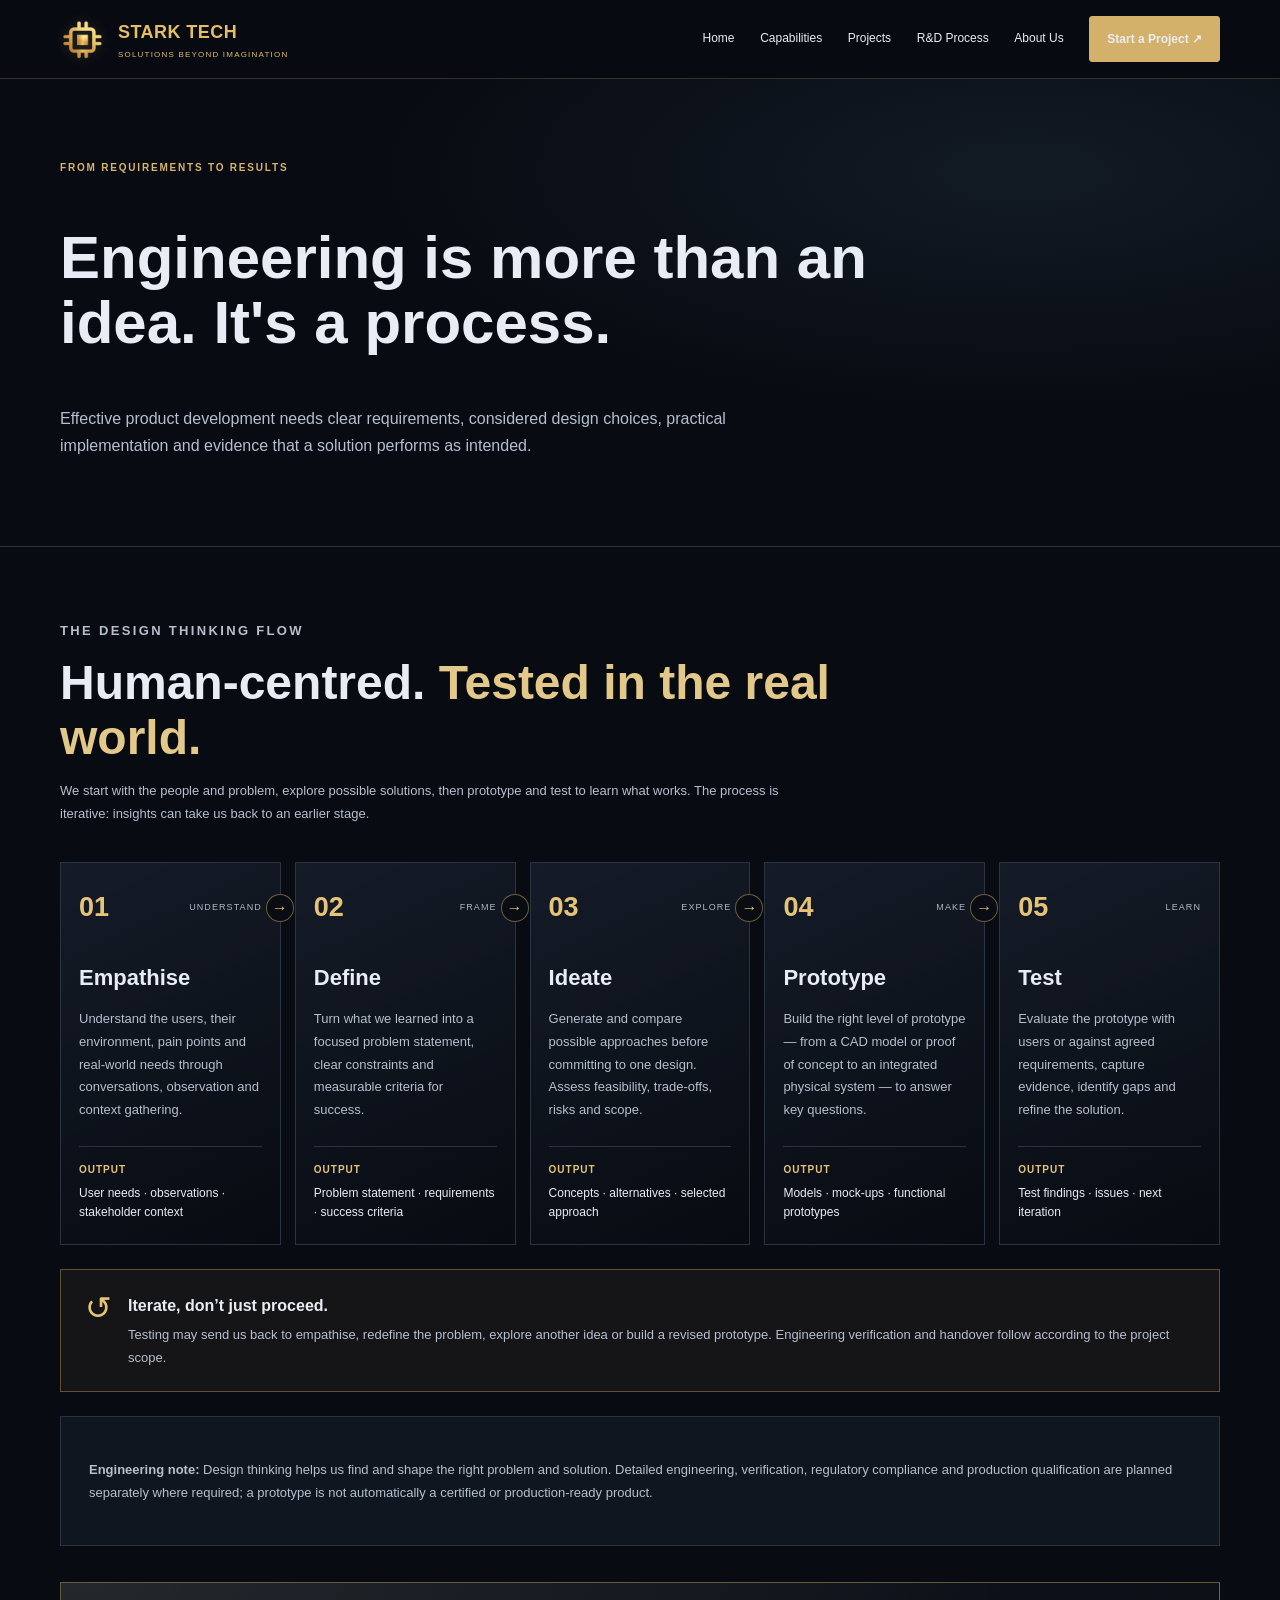
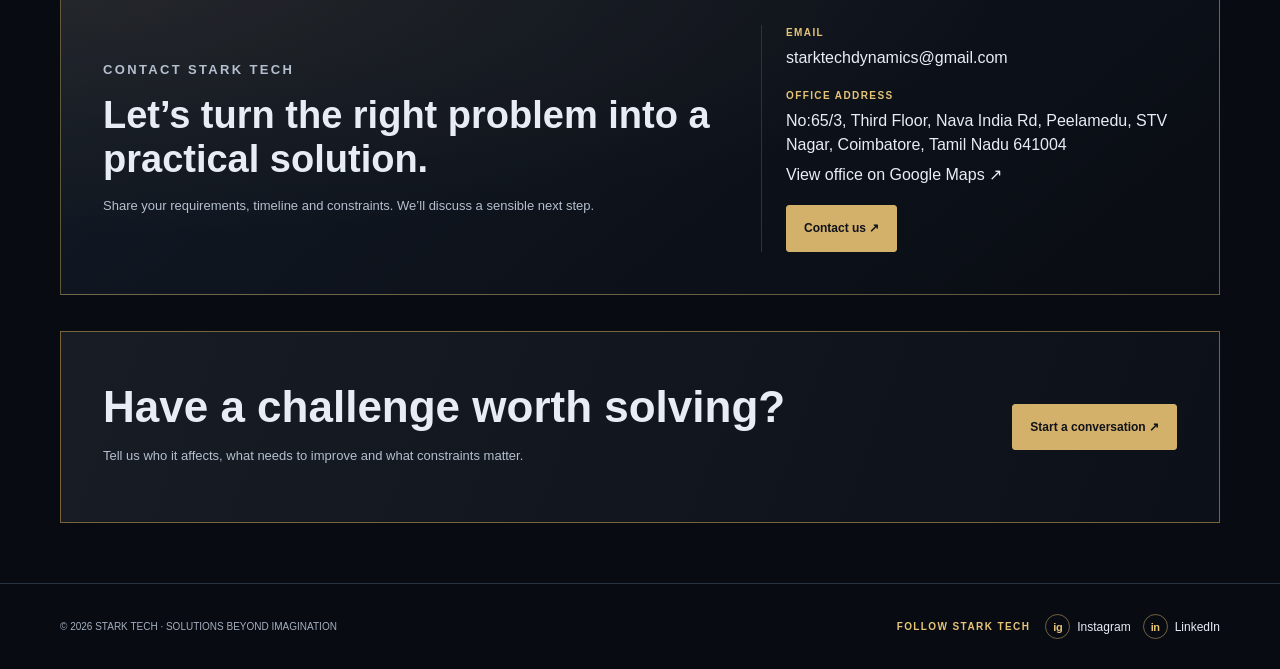
<file: rnd-process.html>
<!doctype html><html lang="en"><head><meta charset="utf-8"><meta name="viewport" content="width=device-width,initial-scale=1"><meta name="description" content="How STARK TECH approaches engineering requirements, design, prototyping, verification and handover."><meta name="theme-color" content="#080b12"><title>R&D Process | STARK TECH</title><link rel="stylesheet" href="assets/styles.css"></head><body><header><div class="wrap nav"><a class="brand" href="index.html"><img class="brand-mark" src="assets/stark-tech-emblem.png.png" alt="STARK TECH emblem"><span><b>STARK TECH</b><small>SOLUTIONS BEYOND IMAGINATION</small></span></a><button class="menu" aria-expanded="false">MENU</button><nav class="links"><a href="index.html">Home</a><a href="capabilities.html">Capabilities</a><a href="projects.html">Projects</a><a href="rnd-process.html">R&amp;D Process</a><a href="about.html">About Us</a><a class="btn" href="contact.html">Start a Project ↗</a></nav></div></header><main><section class="pagehero"><div class="wrap"><p class="eyebrow">FROM REQUIREMENTS TO RESULTS</p><h1>Engineering is more than an idea. It's a process.</h1><p class="lead">Effective product development needs clear requirements, considered design choices, practical implementation and evidence that a solution performs as intended.</p></div></section><section class="content design-thinking"><div class="wrap">
<div class="design-intro"><p class="eyebrow">THE DESIGN THINKING FLOW</p><h2>Human-centred. <span class="gold">Tested in the real world.</span></h2><p>We start with the people and problem, explore possible solutions, then prototype and test to learn what works. The process is iterative: insights can take us back to an earlier stage.</p></div>
<div class="dt-flow">
<article class="dt-step"><div class="dt-step-top"><span class="dt-number">01</span><span class="dt-tag">UNDERSTAND</span></div><h3>Empathise</h3><p>Understand the users, their environment, pain points and real-world needs through conversations, observation and context gathering.</p><div class="dt-output"><b>Output</b><span>User needs · observations · stakeholder context</span></div></article>
<article class="dt-step"><div class="dt-step-top"><span class="dt-number">02</span><span class="dt-tag">FRAME</span></div><h3>Define</h3><p>Turn what we learned into a focused problem statement, clear constraints and measurable criteria for success.</p><div class="dt-output"><b>Output</b><span>Problem statement · requirements · success criteria</span></div></article>
<article class="dt-step"><div class="dt-step-top"><span class="dt-number">03</span><span class="dt-tag">EXPLORE</span></div><h3>Ideate</h3><p>Generate and compare possible approaches before committing to one design. Assess feasibility, trade-offs, risks and scope.</p><div class="dt-output"><b>Output</b><span>Concepts · alternatives · selected approach</span></div></article>
<article class="dt-step"><div class="dt-step-top"><span class="dt-number">04</span><span class="dt-tag">MAKE</span></div><h3>Prototype</h3><p>Build the right level of prototype — from a CAD model or proof of concept to an integrated physical system — to answer key questions.</p><div class="dt-output"><b>Output</b><span>Models · mock-ups · functional prototypes</span></div></article>
<article class="dt-step"><div class="dt-step-top"><span class="dt-number">05</span><span class="dt-tag">LEARN</span></div><h3>Test</h3><p>Evaluate the prototype with users or against agreed requirements, capture evidence, identify gaps and refine the solution.</p><div class="dt-output"><b>Output</b><span>Test findings · issues · next iteration</span></div></article>
</div>
<div class="dt-loop"><span class="dt-loop-icon">↺</span><div><b>Iterate, don’t just proceed.</b><p>Testing may send us back to empathise, redefine the problem, explore another idea or build a revised prototype. Engineering verification and handover follow according to the project scope.</p></div></div>
<div class="item dt-note"><p><b>Engineering note:</b> Design thinking helps us find and shape the right problem and solution. Detailed engineering, verification, regulatory compliance and production qualification are planned separately where required; a prototype is not automatically a certified or production-ready product.</p></div>
<section class="contact-card" aria-label="Contact STARK TECH"><div class="contact-card-copy"><p class="eyebrow">CONTACT STARK TECH</p><h2>Let’s turn the right problem into a practical solution.</h2><p>Share your requirements, timeline and constraints. We’ll discuss a sensible next step.</p></div><div class="contact-card-details"><div class="contact-detail"><span class="contact-detail-label">EMAIL</span><a href="mailto:starktechdynamics@gmail.com">starktechdynamics@gmail.com</a></div><div class="contact-detail"><span class="contact-detail-label">OFFICE ADDRESS</span><span>No:65/3, Third Floor, Nava India Rd, Peelamedu, STV Nagar, Coimbatore, Tamil Nadu 641004</span><a href="https://www.google.com/maps/place/11%C2%B001'18.8%22N+76%C2%B059'38.1%22E/@11.0218878,76.9913521,17z/data=!3m1!4b1!4m4!3m3!8m2!3d11.0218878!4d76.993927?hl=en&entry=ttu&g_ep=EgoyMDI2MTEwMi4wIKXMDSoASAFQAw%3D%3D" target="_blank" rel="noopener noreferrer">View office on Google Maps ↗</a></div><a class="btn" href="contact.html">Contact us ↗</a></div></section>
<div class="cta"><div><h2>Have a challenge worth solving?</h2><p>Tell us who it affects, what needs to improve and what constraints matter.</p></div><a class="btn" href="contact.html">Start a conversation ↗</a></div>
</div></section></main><footer class="foot"><div class="wrap footrow"><span>© <span class="year"></span> STARK TECH · SOLUTIONS BEYOND IMAGINATION</span><div class="foot-social" aria-label="STARK TECH social media"><span class="foot-social-label">FOLLOW STARK TECH</span><a class="social-link" href="https://www.instagram.com/stark_tech_dynamics/?hl=en" target="_blank" rel="noopener noreferrer" aria-label="STARK TECH on Instagram"><span class="social-mark">ig</span><span>Instagram</span></a><a class="social-link" href="https://www.linkedin.com/company/stark-techmcet/" target="_blank" rel="noopener noreferrer" aria-label="STARK TECH on LinkedIn"><span class="social-mark">in</span><span>LinkedIn</span></a></div></div></footer><script>document.querySelectorAll('.year').forEach(x=>x.textContent=new Date().getFullYear());const b=document.querySelector('.menu'),n=document.querySelector('.links');if(b)b.onclick=()=>{n.classList.toggle('open');b.setAttribute('aria-expanded',n.classList.contains('open'))};</script></body></html>
</file>
<file: assets/styles.css>
:root {
  --bg: #080b12;
  --panel: #111722;
  --gold: #c7a45e;
  --light: #e8edf5;
  --muted: #a5afbe;
  --line: #2a3341;
}

* { box-sizing: border-box; }

html { scroll-behavior: smooth; }

body {
  margin: 0;
  background: var(--bg);
  color: var(--light);
  font: 16px/1.7 Inter, Arial, sans-serif;
}

a { color: inherit; text-decoration: none; }

.wrap {
  width: min(1160px, calc(100% - 40px));
  margin: auto;
}

header {
  position: sticky;
  top: 0;
  background: #080b12ed;
  border-bottom: 1px solid #2a2d32;
  z-index: 5;
}

.nav {
  min-height: 78px;
  display: flex;
  align-items: center;
  justify-content: space-between;
  gap: 20px;
}

.brand {
  display: flex;
  align-items: center;
  gap: 12px;
}

.brand-mark {
  width: 46px;
  height: 46px;
  object-fit: contain;
}

.brand b {
  display: block;
  letter-spacing: .13em;
  font-size: 18px;
}

.brand small {
  display: block;
  color: var(--gold);
  font-size: 8px;
  letter-spacing: .15em;
}

.links {
  display: flex;
  align-items: center;
  gap: 22px;
  font-size: 12px;
  color: #c3cad4;
}

.links a:hover { color: var(--gold); }

.btn {
  display: inline-block;
  background: var(--gold);
  color: #10131a;
  padding: 12px 17px;
  border-radius: 3px;
  font-weight: 700;
  font-size: 12px;
  border: 1px solid var(--gold);
}

.btn.outline {
  background: transparent;
  color: var(--light);
  border-color: #596171;
}

.hero {
  padding: 65px 0 80px;
  background: radial-gradient(ellipse at 80% 30%, #26394a66, transparent 42%),
              linear-gradient(130deg, #080b12, #101723);
  border-bottom: 1px solid var(--line);
}

.eyebrow {
  color: var(--gold);
  letter-spacing: .18em;
  font-size: 10px;
  font-weight: bold;
}

.hero h1 {
  font-size: clamp(42px, 6vw, 72px);
  line-height: 1.05;
  letter-spacing: -.04em;
  max-width: 800px;
  margin: 20px 0;
}

.gold { color: #e3c989; }

.lead {
  max-width: 700px;
  color: #b5bfce;
  font-size: 16px;
}

.actions {
  display: flex;
  gap: 12px;
  flex-wrap: wrap;
  margin: 28px 0;
}

.hero-branding {
  max-width: 720px;
  margin: 0 auto 22px;
  overflow: visible;
}

.hero-branding img {
  display: block;
  width: 100%;
  height: auto;
}

.section { padding: 76px 0; }

.section.alt {
  background: #0c1119;
  border-block: 1px solid #202a37;
}

.heading {
  display: flex;
  justify-content: space-between;
  align-items: end;
  gap: 28px;
  margin-bottom: 30px;
}

.heading h2, h2 {
  font-size: clamp(30px, 4vw, 44px);
  line-height: 1.15;
  margin: 8px 0;
}

.heading p,
.card p,
.content p,
.content li {
  color: var(--muted);
  font-size: 13px;
}

.grid {
  display: grid;
  grid-template-columns: repeat(3, 1fr);
  gap: 14px;
}

.card {
  border: 1px solid var(--line);
  background: linear-gradient(140deg, #121925, #0d1118);
  padding: 24px;
  min-height: 210px;
}

.card .num {
  font-size: 10px;
  color: var(--gold);
  letter-spacing: .13em;
}

.card h3 { margin: 20px 0 8px; }

.placeholder {
  min-height: 190px;
  border: 1px dashed #4a5361;
  background: #101722;
  display: flex;
  flex-direction: column;
  align-items: center;
  justify-content: center;
  text-align: center;
  color: #aab3c1;
  padding: 20px;
  font-size: 11px;
}

.placeholder strong { color: var(--gold); }

.steps {
  display: grid;
  grid-template-columns: repeat(5, 1fr);
  gap: 18px;
}

.step {
  border-left: 1px solid #424957;
  padding-left: 15px;
}

.step span { color: var(--gold); font-size: 11px; }

.step p { font-size: 12px; color: var(--muted); }

.cta {
  padding: 42px;
  border: 1px solid #7a643c;
  background: linear-gradient(110deg, #171c25, #0c1119);
  display: flex;
  justify-content: space-between;
  align-items: center;
  gap: 25px;
}

.cta p { color: var(--muted); max-width: 650px; }

.pagehero {
  padding: 70px 0;
  background: radial-gradient(ellipse at 80% 20%, #26394a55, transparent 45%), #0a0e16;
  border-bottom: 1px solid var(--line);
}

.pagehero h1 {
  font-size: clamp(38px, 5vw, 60px);
  line-height: 1.08;
  max-width: 900px;
}

.content { padding: 60px 0; }

.two {
  display: grid;
  grid-template-columns: 1fr 1fr;
  gap: 20px;
}

.item {
  padding: 28px;
  border: 1px solid var(--line);
  background: #101620;
  margin-bottom: 15px;
}

.project-row {
  display: grid;
  grid-template-columns: .9fr 1.1fr;
  gap: 30px;
  padding: 28px 0;
  border-bottom: 1px solid var(--line);
}

.project-row .placeholder { min-height: 230px; }

.status {
  border-left: 2px solid var(--gold);
  padding-left: 12px;
  font-size: 11px !important;
  color: #d6bc7d !important;
}

.form-layout {
  display: grid;
  grid-template-columns: .7fr 1.3fr;
  gap: 45px;
}

.form {
  padding: 26px;
  border: 1px solid var(--line);
  background: #101620;
}

.fields {
  display: grid;
  grid-template-columns: 1fr 1fr;
  gap: 15px;
}

.field { display: flex; flex-direction: column; gap: 6px; }
.field.full { grid-column: 1 / -1; }
.field label { font-size: 11px; }

.field input,
.field select,
.field textarea {
  background: #080d15;
  color: white;
  border: 1px solid #384252;
  padding: 12px;
  border-radius: 3px;
  font: inherit;
  width: 100%;
}

.field textarea { min-height: 125px; }

.consent {
  display: flex;
  gap: 8px;
  font-size: 10px;
  color: var(--muted);
  margin: 15px 0;
}

.status-msg { font-size: 12px; color: #e3c989; }

.foot {
  border-top: 1px solid var(--line);
  padding: 30px 0;
  color: #8e98a8;
  font-size: 10px;
}

.footrow {
  display: flex;
  justify-content: space-between;
  gap: 20px;
}

.footlinks { display: flex; gap: 18px; }
.menu { display: none; background: none; border: 1px solid #555; color: white; padding: 8px; }

/* Cinematic integrated engineering hero */
.cinematic-hero {
  position: relative;
  isolation: isolate;
  overflow: hidden;
  padding: 70px 0 24px;
  background: radial-gradient(ellipse at 78% 35%, #1a354a88, transparent 40%),
              radial-gradient(ellipse at 10% 90%, #a06f2518, transparent 36%),
              #080b12;
}

.hero-atmosphere {
  position: absolute;
  inset: 0;
  z-index: -1;
  pointer-events: none;
}

.hero-grid {
  position: absolute;
  inset: 0;
  background-image: linear-gradient(#c7a45e0b 1px, transparent 1px),
                    linear-gradient(90deg, #c7a45e0b 1px, transparent 1px);
  background-size: 48px 48px;
}

.hero-glow {
  position: absolute;
  width: 500px;
  height: 500px;
  right: -100px;
  top: -120px;
  border-radius: 50%;
  background: radial-gradient(circle, #285b781f, transparent 70%);
}

.hero-layout {
  display: grid;
  grid-template-columns: 1.03fr .97fr;
  align-items: center;
  gap: 40px;
  position: relative;
}

.hero-copy h1 {
  font-size: clamp(44px, 5.1vw, 72px);
  line-height: 1.03;
  letter-spacing: -.055em;
  margin: 24px 0;
}

.hero-copy .lead { max-width: 600px; line-height: 1.9; }
.hero-copy .actions { margin: 28px 0 30px; }

.hero-proof {
  display: flex;
  gap: 14px;
  flex-wrap: wrap;
  padding-top: 18px;
  border-top: 1px solid #29303a;
}

.hero-proof span { font-size: 10px; color: #aeb7c4; }
.hero-proof i { font-style: normal; color: var(--gold); margin-right: 5px; }

.hero-visual { min-width: 0; padding: 10px 0; }

.visual-topline,
.visual-bottomline {
  display: flex;
  justify-content: space-between;
  gap: 12px;
  font-size: 8px;
  letter-spacing: .13em;
  color: #a4afbd;
}

.visual-stage {
  height: 390px;
  position: relative;
  margin: 14px 0;
  border: 1px solid #303844;
  background: linear-gradient(145deg, #121b27ee, #070a10e8);
  overflow: hidden;
  display: flex;
  align-items: center;
  justify-content: center;
  box-shadow: 0 25px 70px #0005;
}

.visual-stage:before {
  content: "";
  position: absolute;
  inset: 0;
  background: repeating-linear-gradient(0deg, transparent 0 39px, #b0bec40b 40px),
              repeating-linear-gradient(90deg, transparent 0 39px, #b0bec40b 40px);
}

.ring {
  position: absolute;
  border: 1px solid #c7a45e55;
  border-radius: 50%;
  transform: rotate(-24deg);
}

.ring-a { width: 280px; height: 280px; }
.ring-b { width: 370px; height: 175px; border-color: #75a1be40; transform: rotate(40deg); }

.chip-graphic {
  position: relative;
  width: 138px;
  height: 138px;
  border: 2px solid #d4ad5b;
  border-radius: 24px;
  background: linear-gradient(145deg, #202733, #090d14);
  box-shadow: 0 0 0 10px #c7a45e0a, 0 0 55px #c7a45e20;
  z-index: 1;
  display: grid;
  place-items: center;
}

.chip-core {
  width: 78px;
  height: 78px;
  border: 1px solid #b68b3e;
  background: linear-gradient(145deg, #1b2029, #080a0f);
  display: flex;
  flex-direction: column;
  align-items: center;
  justify-content: center;
  color: #e6c57c;
}

.chip-core b { font-size: 31px; letter-spacing: .08em; }
.chip-core small { font-size: 7px; letter-spacing: .2em; }

.floating-tag {
  position: absolute;
  z-index: 2;
  padding: 12px;
  background: #0a0f17ed;
  border: 1px solid #3a414b;
  box-shadow: 0 12px 30px #0005;
}

.floating-tag b {
  display: block;
  font-size: 9px;
  letter-spacing: .09em;
  color: #e6eaf0;
}

.floating-tag small {
  display: block;
  font-size: 8px;
  color: #9ca8b7;
  margin-top: 3px;
}

.tag-one { left: 12px; top: 60px; }
.tag-two { right: 10px; bottom: 58px; }

.visual-caption {
  position: absolute;
  bottom: 13px;
  left: 15px;
  right: 15px;
  display: flex;
  justify-content: space-between;
  color: #8b97a6;
  font-size: 8px;
  letter-spacing: .15em;
}

.visual-bottomline { justify-content: center; }

.hero-capabilities {
  display: flex;
  align-items: center;
  justify-content: space-between;
  gap: 13px;
  margin-top: 30px;
  padding: 17px 0;
  border-top: 1px solid #29303a;
  color: #aeb8c5;
  font-size: 9px;
  letter-spacing: .12em;
  flex-wrap: wrap;
}

.hero-capabilities b { color: var(--gold); }

@media (max-width: 950px) {
  .hero-layout { grid-template-columns: 1fr; gap: 24px; }
  .hero-visual { max-width: 680px; width: 100%; margin: auto; }
  .hero-capabilities { justify-content: center; }
  .hero-capabilities b { width: 100%; text-align: center; }
}

@media (max-width: 760px) {
  .links { display: none; position: absolute; top: 78px; left: 0; right: 0; background: #0b1018; padding: 18px 24px; flex-direction: column; align-items: stretch; }
  .links.open { display: flex; }
  .menu { display: block; }
  .grid { grid-template-columns: 1fr 1fr; }
  .heading { display: block; }
  .steps { grid-template-columns: 1fr; }
  .step { padding: 0 0 15px 15px; }
  .cta { display: block; padding: 28px; }
  .cta .btn { margin-top: 10px; }
  .two, .form-layout, .project-row { grid-template-columns: 1fr; }
  .fields { grid-template-columns: 1fr; }
  .field.full { grid-column: auto; }
  .hero { padding: 50px 0; }
  .footrow { flex-direction: column; }
  .section { padding: 55px 0; }
  .brand-mark { width: 38px; height: 38px; }
}

@media (max-width: 560px) {
  .hero-copy h1 { font-size: 43px; }
  .visual-stage { height: 330px; }
  .ring-a { width: 230px; height: 230px; }
  .ring-b { width: 290px; height: 140px; }
  .floating-tag { padding: 8px; }
  .tag-one { left: 5px; top: 30px; }
  .tag-two { right: 5px; bottom: 52px; }
  .floating-tag small { max-width: 130px; }
  .hero-proof { gap: 9px; }
  .hero-capabilities { gap: 8px; font-size: 8px; }
}

@media (max-width: 480px) {
  .grid { grid-template-columns: 1fr; }
  .brand b { font-size: 15px; }
  .brand small { font-size: 7px; }
}




/* GLOBAL STARK TECH THEME FIX */
html,
body {
  margin: 0 !important;
  padding: 0 !important;
  background: #080b12 !important;
  color: #e8edf5 !important;
  font-family: Arial, Helvetica, sans-serif !important;
}

body {
  min-height: 100vh;
}

header {
  background: #080b12 !important;
  color: #e8edf5 !important;
  border-bottom: 1px solid #34302a !important;
}

header a,
header .brand,
header .links,
header .brand b {
  color: #e8edf5 !important;
}

header .brand small,
.eyebrow,
.hero-proof i,
.hero-capabilities b {
  color: #d6b56d !important;
}

a {
  color: #d6b56d;
}

a:hover {
  color: #f3d99b;
}

h1, h2, h3, h4, p, li, label {
  color: inherit;
}

.hero,
.cinematic-hero {
  color: #e8edf5 !important;
}

.hero .lead,
.hero-copy .lead,
.card p,
.content p,
.content li,
.heading p {
  color: #b5bfce !important;
}

.section,
.section.alt,
.content,
.pagehero {
  background-color: #080b12;
  color: #e8edf5;
}

.card,
.item,
.form,
.cta {
  color: #e8edf5;
}

input,
select,
textarea {
  background: #101722;
  color: #e8edf5;
  border: 1px solid #3a414b;
}

footer,
.foot {
  background: #080b12;
  color: #a5afbe;
}

img {
  max-width: 100%;
}


/* STARK TECH — cinematic motion system */
:root{--gold:#d4b16a;--gold-bright:#f1d99a;--blue:#53b8ef;--motion-fast:180ms;--motion-base:360ms;--motion-slow:700ms;--ease-out:cubic-bezier(.2,.75,.25,1)}
html{scroll-behavior:smooth;scroll-padding-top:100px}
body{overflow-x:hidden}
header{background:rgba(8,11,18,.84)!important;backdrop-filter:blur(18px);-webkit-backdrop-filter:blur(18px);transition:background var(--motion-base) ease,border-color var(--motion-base) ease}
.brand-mark{transition:transform var(--motion-slow) var(--ease-out),filter var(--motion-base) ease}
.brand:hover .brand-mark{transform:rotate(-5deg) scale(1.06);filter:drop-shadow(0 0 12px #d4b16a55)}
.links a:not(.btn){position:relative;transition:color var(--motion-fast) ease}
.links a:not(.btn):after{content:"";position:absolute;left:0;right:100%;bottom:-7px;height:1px;background:var(--blue);transition:right var(--motion-base) var(--ease-out)}
.links a:not(.btn):hover:after,.links a[aria-current="page"]:after{right:0}
.btn{position:relative;isolation:isolate;overflow:hidden;transition:transform var(--motion-base) var(--ease-out),box-shadow var(--motion-base) ease,border-color var(--motion-base) ease,background var(--motion-base) ease}
.btn:before{content:"";position:absolute;z-index:-1;inset:0;background:linear-gradient(110deg,transparent 15%,#fff5 48%,transparent 80%);transform:translateX(-120%);transition:transform 650ms var(--ease-out)}
.btn:hover{transform:translateY(-3px);box-shadow:0 10px 28px #d4b16a25}
.btn:hover:before{transform:translateX(120%)}
.btn:focus-visible,a:focus-visible,button:focus-visible,input:focus-visible,select:focus-visible,textarea:focus-visible{outline:2px solid var(--blue);outline-offset:4px}
.card,.item,.project-row,.step,.cta{transition:transform var(--motion-base) var(--ease-out),border-color var(--motion-base) ease,background var(--motion-base) ease,box-shadow var(--motion-base) ease}
.card:hover,.item:hover{transform:translateY(-5px);border-color:#d4b16a88;box-shadow:0 18px 44px #0005}
.project-row:hover .placeholder{border-color:#53b8ef99}
.placeholder{position:relative;overflow:hidden;background:radial-gradient(ellipse at 50% 30%,#24405a66,transparent 55%),linear-gradient(145deg,#121a26,#080b12);transition:border-color var(--motion-base) ease,background var(--motion-base) ease}
.placeholder:after{content:"";position:absolute;inset:-50%;pointer-events:none;background:linear-gradient(115deg,transparent 42%,#53b8ef10 50%,transparent 58%);transform:translateX(-45%);transition:transform 900ms var(--ease-out)}
.project-row:hover .placeholder:after,.project:hover .placeholder:after{transform:translateX(45%)}
.cinematic-hero{min-height:min(850px,calc(100svh - 78px));display:flex;flex-direction:column;justify-content:center}
.hero-grid{mask-image:linear-gradient(to bottom,#000,transparent 95%);animation:grid-drift 28s linear infinite}
.hero-glow{animation:glow-breathe 9s ease-in-out infinite alternate}
.ring-a{animation:ring-orbit 28s linear infinite}
.ring-b{animation:ring-orbit 35s linear infinite reverse}
.chip-graphic{animation:chip-float 7s ease-in-out infinite}
.floating-tag{animation:tag-float 8s ease-in-out infinite}
.tag-two{animation-delay:-3.5s}
.hero-copy>*{animation:hero-enter 850ms var(--ease-out) both}
.hero-copy>*:nth-child(2){animation-delay:100ms}
.hero-copy>*:nth-child(3){animation-delay:190ms}
.hero-copy>*:nth-child(4){animation-delay:280ms}
.hero-copy>*:nth-child(5){animation-delay:370ms}
.hero-visual{animation:hero-enter 1100ms 180ms var(--ease-out) both}
.pagehero .wrap>*{animation:hero-enter 750ms var(--ease-out) both}
.pagehero .wrap>*:nth-child(2){animation-delay:100ms}
.pagehero .wrap>*:nth-child(3){animation-delay:190ms}
[data-reveal]{opacity:0;transform:translateY(24px);transition:opacity 700ms var(--ease-out),transform 700ms var(--ease-out)}
[data-reveal].is-visible{opacity:1;transform:translateY(0)}
[data-reveal="left"]{transform:translateX(-24px)}
[data-reveal="left"].is-visible{transform:translateX(0)}
[data-reveal="right"]{transform:translateX(24px)}
[data-reveal="right"].is-visible{transform:translateX(0)}
body.page-leaving main{opacity:0;transform:translateY(8px);transition:opacity 180ms ease,transform 180ms ease}
main{transition:opacity 260ms ease,transform 260ms ease}
.menu{border-radius:2px;cursor:pointer;transition:border-color var(--motion-fast) ease,color var(--motion-fast) ease}
.menu:hover{border-color:var(--gold);color:var(--gold)}
.links.open{box-shadow:0 18px 30px #0008}
::selection{background:#d4b16a55;color:#fff}
@keyframes hero-enter{from{opacity:0;transform:translateY(18px)}to{opacity:1;transform:translateY(0)}}
@keyframes chip-float{0%,100%{transform:translateY(0)}50%{transform:translateY(-8px)}}
@keyframes tag-float{0%,100%{translate:0 0}50%{translate:0 -6px}}
@keyframes ring-orbit{from{rotate:0deg}to{rotate:360deg}}
@keyframes grid-drift{from{background-position:0 0}to{background-position:48px 48px}}
@keyframes glow-breathe{from{opacity:.5;transform:scale(.92)}to{opacity:1;transform:scale(1.08)}}
@media(max-width:760px){.cinematic-hero{min-height:auto}.links{top:78px;backdrop-filter:blur(16px)}.card:hover,.item:hover{transform:none}}
@media(prefers-reduced-motion:reduce){*,*::before,*::after{scroll-behavior:auto!important;animation-duration:.01ms!important;animation-iteration-count:1!important;transition-duration:.01ms!important}[data-reveal]{opacity:1;transform:none}body.page-leaving main{opacity:1;transform:none}}

@view-transition { navigation: auto; }
::view-transition-old(root){animation:page-out 180ms ease both}
::view-transition-new(root){animation:page-in 360ms cubic-bezier(.2,.75,.25,1) both}
@keyframes page-out{to{opacity:0;filter:blur(2px)}}
@keyframes page-in{from{opacity:0;filter:blur(2px)}to{opacity:1;filter:blur(0)}}
@media(prefers-reduced-motion:reduce){::view-transition-old(root),::view-transition-new(root){animation:none}}

/* Reference-inspired homepage composition */
.reference-hero{padding-top:24px;padding-bottom:0;min-height:0;background:radial-gradient(ellipse at 76% 38%,#8c5d214d,transparent 40%),linear-gradient(90deg,#05080c 0%,#05080cf5 38%,#05080c66 100%),#05080c}
.reference-hero .hero-layout{grid-template-columns:1.02fr .98fr;gap:24px;min-height:570px;align-items:center}
.hero-brand-lockup{max-width:360px;margin-bottom:18px}
.hero-brand-lockup img{display:block;width:min(100%,330px);height:auto;max-height:180px;object-fit:contain;object-position:left center;margin-bottom:22px}
.hero-brand-lockup .eyebrow{letter-spacing:.28em;color:#c9cbd0!important}
.reference-hero .hero-copy h1{font-size:clamp(42px,4.3vw,70px);line-height:1.04;letter-spacing:-.045em;margin:14px 0}
.reference-hero .hero-copy .lead{max-width:660px;font-size:clamp(15px,1.15vw,19px);line-height:1.55;color:#d0d1d4!important}
.reference-hero .actions{gap:14px;margin-top:28px}
.reference-hero .btn{padding:16px 22px;font-size:14px}
.reference-hero .btn.outline{color:#d7b25d;border-color:#98732d}
.reference-hero .hero-visual{align-self:stretch;display:flex;flex-direction:column;justify-content:center}
.reference-hero .visual-stage{height:490px;border-color:#574322;background:radial-gradient(ellipse at 60% 35%,#a66c2c3b,transparent 48%),linear-gradient(140deg,#0a1119,#080a0f 75%);box-shadow:0 25px 90px #0009}
.reference-hero .visual-stage:before{background:repeating-linear-gradient(0deg,transparent 0 39px,#d4b16a0d 40px),repeating-linear-gradient(90deg,transparent 0 39px,#d4b16a0d 40px)}
.reference-blueprint{position:absolute;inset:0;background:radial-gradient(ellipse at 58% 25%,#d4b16a14,transparent 32%),linear-gradient(110deg,transparent 40%,#d4b16a12 41%,transparent 42%);opacity:.8}
.reference-hero .chip-graphic{width:165px;height:165px;border-radius:28px;box-shadow:0 0 0 12px #d4b16a0b,0 0 80px #d4b16a30}
.reference-capabilities{display:grid;grid-template-columns:repeat(6,minmax(0,1fr));gap:0;margin-top:0;padding:20px max(24px,calc((100% - 1500px)/2));border-top:1px solid #6d5328;border-bottom:1px solid #3c301d;background:#05080ce8}
.reference-capabilities>div{display:flex;align-items:center;gap:12px;padding:8px 16px;border-right:1px solid #252a30;min-width:0}
.reference-capabilities>div:last-child{border-right:0}
.reference-capabilities .cap-icon{font-size:31px;line-height:1;color:#d4a744;flex-shrink:0}
.reference-capabilities b,.reference-capabilities small{display:block;white-space:normal;letter-spacing:0}
.reference-capabilities b{font-size:12px;color:#f0f0f0}
.reference-capabilities small{font-size:11px;color:#8c929b;margin-top:5px}
@media(max-width:1100px){.reference-capabilities{grid-template-columns:repeat(3,minmax(0,1fr))}.reference-capabilities>div:nth-child(3){border-right:0}.reference-capabilities>div:nth-child(-n+3){border-bottom:1px solid #252a30}}
@media(max-width:950px){.reference-hero .hero-layout{grid-template-columns:1fr;min-height:0;padding-top:30px}.reference-hero .hero-visual{max-width:none}.reference-hero .visual-stage{height:360px}.hero-brand-lockup img{max-height:135px}}
@media(max-width:560px){.reference-hero .hero-copy h1{font-size:clamp(38px,10vw,48px)}.reference-hero .visual-stage{height:300px}.reference-capabilities{grid-template-columns:repeat(2,minmax(0,1fr));padding:12px}.reference-capabilities>div{padding:12px 8px}.reference-capabilities>div:nth-child(3){border-right:1px solid #252a30}.reference-capabilities>div:nth-child(even){border-right:0}.reference-capabilities>div:nth-child(-n+4){border-bottom:1px solid #252a30}.reference-capabilities b{font-size:11px}.reference-capabilities small{font-size:10px}}

/* Real photographic hero treatment — uses assets/stark-hero.jpg */
.reference-hero .hero-layout{grid-template-columns:minmax(0,1fr) minmax(0,1.18fr);gap:36px;min-height:570px}
.reference-hero .hero-copy{position:relative;z-index:2;max-width:760px}
.reference-hero .hero-brand-lockup img{width:min(100%,320px);max-height:170px;object-fit:contain;object-position:left center}
.reference-hero .hero-copy h1{font-size:clamp(42px,4.05vw,68px);line-height:1.08;letter-spacing:-.04em;white-space:normal}
.reference-hero .hero-copy h1 br{display:block}
.reference-hero .reference-photo{position:relative;min-height:540px;align-self:stretch;overflow:hidden;background:#080b12 url('assets/stark-hero.jpg') center center/cover no-repeat;border-left:1px solid #d4b16a40}
.reference-hero .reference-photo:before{content:"";position:absolute;inset:0;background:linear-gradient(90deg,#05080c 0%,#05080c22 28%,transparent 62%),linear-gradient(0deg,#05080c99,transparent 40%);pointer-events:none}
.reference-hero .reference-photo>*{display:none!important}
.reference-hero .reference-photo .visual-topline,.reference-hero .reference-photo .visual-stage,.reference-hero .reference-photo .visual-bottomline{display:none!important}
.reference-hero .hero-capabilities{position:relative;z-index:3}
@media(max-width:950px){.reference-hero .hero-layout{grid-template-columns:1fr;gap:18px}.reference-hero .reference-photo{min-height:360px;border-left:0;border-top:1px solid #d4b16a40}}
@media(max-width:560px){.reference-hero .reference-photo{min-height:270px}.reference-hero .hero-copy h1{font-size:clamp(38px,9.2vw,48px)}}

/* Explicit image element avoids background-image loading ambiguity */
.reference-hero .reference-photo{position:relative;min-height:540px;align-self:stretch;overflow:hidden;background:#080b12!important;border-left:1px solid #d4b16a40}
.reference-hero .reference-photo .hero-photo{display:block!important;position:absolute;inset:0;width:100%;height:100%;object-fit:cover;object-position:center center;opacity:1;z-index:0}
.reference-hero .reference-photo:before{content:"";position:absolute;inset:0;z-index:1;background:linear-gradient(90deg,#05080c 0%,#05080c12 24%,transparent 62%),linear-gradient(0deg,#05080c66,transparent 35%);pointer-events:none}
.reference-hero .reference-photo .visual-topline,.reference-hero .reference-photo .visual-stage,.reference-hero .reference-photo .visual-bottomline{display:none!important}
@media(max-width:950px){.reference-hero .reference-photo{min-height:360px;border-left:0;border-top:1px solid #d4b16a40}}
@media(max-width:560px){.reference-hero .reference-photo{min-height:270px}}

/* Fine-tune to the supplied reference screenshot */
.reference-hero{padding-top:0!important}
.reference-hero .hero-layout{grid-template-columns:minmax(0,1.06fr) minmax(0,1fr)!important;gap:24px!important;min-height:560px!important;align-items:center!important}
.reference-hero .hero-copy{max-width:760px}
.reference-hero .hero-brand-lockup{max-width:100%;margin-bottom:16px}
.reference-hero .hero-wordmark{display:flex;align-items:center;gap:14px;margin:0 0 18px}
.reference-hero .hero-wordmark img{width:76px!important;height:76px!important;object-fit:contain!important;object-position:center!important;background:transparent!important;mix-blend-mode:normal!important;clip-path:none!important;transform:none!important;filter:drop-shadow(0 0 9px #d4b16a35)!important;border:0!important;box-shadow:none!important;border-radius:0!important}
.reference-hero .hero-wordmark strong{display:block;font-size:clamp(21px,1.7vw,29px);line-height:1.1;letter-spacing:.16em;color:#f1d99a}
.reference-hero .hero-wordmark small{display:block;font-size:9px;letter-spacing:.2em;color:#d4b16a;margin-top:5px}
.reference-hero .hero-brand-lockup .eyebrow{margin:0;font-size:11px;letter-spacing:.26em}
.reference-hero .hero-copy h1{font-size:clamp(44px,4.1vw,66px)!important;line-height:1.08!important;letter-spacing:-.045em!important;max-width:760px;margin:18px 0!important}
.reference-hero .hero-copy h1 br{display:block}
.reference-hero .hero-copy .lead{max-width:660px}
.reference-hero .reference-photo{min-height:530px!important;height:100%;background-position:center!important;border:0!important}
.reference-hero .reference-photo .hero-photo{object-fit:cover;object-position:center center}
.reference-hero .reference-photo:before{background:linear-gradient(90deg,#05080c44,transparent 24%),linear-gradient(0deg,#05080c55,transparent 30%)!important}
.reference-hero .reference-capabilities{padding-top:18px;padding-bottom:18px}
@media(min-width:1200px){.reference-hero .hero-copy h1{font-size:clamp(52px,3.7vw,66px)!important}.reference-hero .hero-layout{min-height:570px!important}}
@media(max-width:950px){.reference-hero .hero-layout{grid-template-columns:1fr!important;min-height:0!important}.reference-hero .reference-photo{min-height:380px!important;height:380px}.reference-hero .hero-copy h1{font-size:clamp(42px,7vw,60px)!important}}
@media(max-width:560px){.reference-hero .hero-wordmark img{width:76px!important;height:76px!important;object-fit:contain!important;object-position:center!important;background:transparent!important;mix-blend-mode:normal!important;clip-path:none!important;transform:none!important;filter:drop-shadow(0 0 9px #d4b16a35)!important;border:0!important;box-shadow:none!important;border-radius:0!important}.reference-hero .hero-wordmark strong{font-size:20px}.reference-hero .hero-copy h1{font-size:clamp(38px,9vw,48px)!important}.reference-hero .reference-photo{min-height:270px!important;height:270px}}

/* Logo treatment: suppress the dark JPEG canvas so only the gold emblem reads */
header .brand-mark{width:46px!important;height:46px!important;object-fit:contain!important;object-position:center!important;background:transparent!important;mix-blend-mode:normal!important;clip-path:none!important;transform:none!important;filter:drop-shadow(0 0 7px #d4b16a35)!important;border:0!important;box-shadow:none!important;border-radius:0!important}
.reference-hero .hero-wordmark img{width:76px!important;height:76px!important;object-fit:contain!important;object-position:center!important;background:transparent!important;mix-blend-mode:normal!important;clip-path:none!important;transform:none!important;filter:drop-shadow(0 0 9px #d4b16a35)!important;border:0!important;box-shadow:none!important;border-radius:0!important}
.reference-hero .hero-wordmark{background:transparent!important;border:0!important;box-shadow:none!important;padding:0!important}
.reference-hero .hero-wordmark strong{font-weight:750}
.reference-hero .hero-wordmark small{white-space:nowrap}

/* Remove rectangular JPEG canvas behind the emblem: crop to the chip in the logo image */
header .brand-mark{width:46px!important;height:46px!important;object-fit:contain!important;object-position:center!important;background:transparent!important;mix-blend-mode:normal!important;clip-path:none!important;transform:none!important;filter:drop-shadow(0 0 7px #d4b16a35)!important;border:0!important;box-shadow:none!important;border-radius:0!important}
.reference-hero .hero-wordmark img{width:76px!important;height:76px!important;object-fit:contain!important;object-position:center!important;background:transparent!important;mix-blend-mode:normal!important;clip-path:none!important;transform:none!important;filter:drop-shadow(0 0 9px #d4b16a35)!important;border:0!important;box-shadow:none!important;border-radius:0!important}

/* Final reference composition adjustments */
.reference-hero .hero-layout{grid-template-columns:minmax(0,1.02fr) minmax(0,1.08fr)!important;gap:28px!important;min-height:560px!important}
.reference-hero .hero-wordmark{gap:10px!important;margin-bottom:16px!important}
.reference-hero .hero-wordmark img{width:76px!important;height:76px!important;object-fit:contain!important;object-position:center!important;background:transparent!important;mix-blend-mode:normal!important;clip-path:none!important;transform:none!important;filter:drop-shadow(0 0 9px #d4b16a35)!important;border:0!important;box-shadow:none!important;border-radius:0!important}
.reference-hero .hero-wordmark strong{font-size:clamp(20px,1.5vw,25px)!important;letter-spacing:.14em!important}
.reference-hero .hero-wordmark small{font-size:8px!important;letter-spacing:.16em!important}
.reference-hero .hero-copy h1{font-size:clamp(43px,3.65vw,62px)!important;line-height:1.08!important;max-width:760px!important}
.reference-hero .reference-photo{min-height:560px!important;height:560px!important;overflow:hidden!important}
.reference-hero .reference-photo .hero-photo{object-fit:cover!important;object-position:62% center!important}
.reference-hero .reference-photo:before{background:linear-gradient(90deg,#05080c26,transparent 20%),linear-gradient(0deg,#05080c30,transparent 28%)!important}
.reference-hero .hero-capabilities{margin-top:0!important}
@media(max-width:950px){.reference-hero .hero-layout{grid-template-columns:1fr!important}.reference-hero .reference-photo{height:380px!important;min-height:380px!important}}
@media(max-width:560px){.reference-hero .reference-photo{height:270px!important;min-height:270px!important}.reference-hero .hero-copy h1{font-size:clamp(38px,9vw,48px)!important}}

/* Final logo fix: show the full chip emblem without clipping */
header .brand-mark{width:46px!important;height:46px!important;object-fit:contain!important;object-position:center!important;background:transparent!important;mix-blend-mode:normal!important;clip-path:none!important;transform:none!important;filter:drop-shadow(0 0 7px #d4b16a35)!important;border:0!important;box-shadow:none!important;border-radius:0!important}
.reference-hero .hero-wordmark img{width:76px!important;height:76px!important;object-fit:contain!important;object-position:center!important;background:transparent!important;mix-blend-mode:normal!important;clip-path:none!important;transform:none!important;filter:drop-shadow(0 0 9px #d4b16a35)!important;border:0!important;box-shadow:none!important;border-radius:0!important}

/* Rebuilt full-bleed cinematic homepage hero to match supplied reference */
.reference-hero{position:relative;isolation:isolate;overflow:hidden;padding:0!important;min-height:0!important;background:#05080c!important}
.reference-hero .reference-backdrop{position:absolute;inset:0 0 72px;z-index:-2;overflow:hidden;background:#05080c}
.reference-hero .reference-backdrop img{display:block;width:100%;height:100%;object-fit:cover;object-position:center 52%;opacity:.96}
.reference-hero .reference-backdrop:after{content:"";position:absolute;inset:0;background:linear-gradient(90deg,#05080c 0%,#05080cf5 28%,#05080cbb 43%,#05080c35 66%,#05080c15 100%),linear-gradient(0deg,#05080c90 0%,transparent 25%,#05080c12 100%)}
.reference-hero .hero-atmosphere{position:absolute;inset:0 0 72px;z-index:-1;pointer-events:none}
.reference-hero .hero-grid{opacity:.32}
.reference-hero .hero-glow{display:none}
.reference-hero .hero-layout{position:relative;z-index:1;display:block!important;width:min(1500px,calc(100% - 64px));min-height:634px!important;padding:32px 0 34px!important;margin:0 auto;align-content:center}
.reference-hero .hero-copy{width:min(58%,790px);max-width:790px}
.reference-hero .hero-brand-lockup{margin:0 0 26px!important;max-width:520px}
.reference-hero .hero-wordmark{display:flex;align-items:center;gap:14px;margin:0 0 28px!important;background:transparent!important}
.reference-hero .hero-wordmark img{width:76px!important;height:76px!important;object-fit:contain!important;object-position:center!important;background:transparent!important;mix-blend-mode:normal!important;clip-path:none!important;transform:none!important;filter:drop-shadow(0 0 9px #d4b16a35)!important;border:0!important;box-shadow:none!important;border-radius:0!important}
.reference-hero .hero-wordmark strong{font-size:clamp(28px,2.35vw,40px)!important;letter-spacing:.16em!important;line-height:1.08!important}
.reference-hero .hero-wordmark small{font-size:11px!important;letter-spacing:.2em!important;margin-top:7px!important}
.reference-hero .hero-brand-lockup .eyebrow{font-size:12px!important;letter-spacing:.31em!important;margin:0!important;color:#c9cbd0!important}
.reference-hero .hero-copy h1{font-size:clamp(48px,4.25vw,76px)!important;line-height:1.06!important;letter-spacing:-.045em!important;max-width:900px!important;margin:18px 0 16px!important;text-wrap:balance}
.reference-hero .hero-copy h1 br{display:block}
.reference-hero .hero-copy .lead{font-size:clamp(16px,1.25vw,20px)!important;line-height:1.5!important;max-width:670px!important;color:#d1d3d7!important}
.reference-hero .actions{display:flex;gap:16px!important;margin-top:28px!important;flex-wrap:wrap}
.reference-hero .actions .btn{padding:17px 25px!important;font-size:15px!important}
.reference-hero .hero-capabilities{position:relative;z-index:2;display:grid!important;grid-template-columns:repeat(6,minmax(0,1fr))!important;gap:0!important;margin:0!important;padding:22px max(32px,calc((100% - 1500px)/2))!important;border-top:1px solid #725525!important;border-bottom:1px solid #302719!important;background:rgba(4,7,11,.97)!important}
.reference-hero .hero-capabilities>div{display:flex;align-items:center;gap:14px;padding:10px 18px!important;border-right:1px solid #292b2e;min-width:0}
.reference-hero .hero-capabilities>div:last-child{border-right:0}
.reference-hero .hero-capabilities .cap-icon{font-size:34px!important;color:#d4a744!important;flex-shrink:0}
.reference-hero .hero-capabilities b{font-size:13px!important;color:#f0f0f0!important;white-space:normal}
.reference-hero .hero-capabilities small{font-size:12px!important;color:#8c929b!important;margin-top:6px!important;white-space:normal}
@media(max-width:1100px){.reference-hero .hero-capabilities{grid-template-columns:repeat(3,minmax(0,1fr))!important}.reference-hero .hero-capabilities>div:nth-child(3){border-right:0}.reference-hero .hero-capabilities>div:nth-child(-n+3){border-bottom:1px solid #292b2e}.reference-hero .hero-copy{width:min(66%,720px)}}
@media(max-width:760px){.reference-hero .reference-backdrop{inset:0 0 0}.reference-hero .reference-backdrop img{object-position:62% center;opacity:.6}.reference-hero .reference-backdrop:after{background:linear-gradient(90deg,#05080cf2,#05080c9c 65%,#05080c70),linear-gradient(0deg,#05080c 0%,transparent 35%)}.reference-hero .hero-atmosphere{inset:0}.reference-hero .hero-layout{width:calc(100% - 40px);min-height:0!important;padding:44px 0 50px!important}.reference-hero .hero-copy{width:100%;max-width:680px}.reference-hero .hero-wordmark img{width:76px!important;height:76px!important;object-fit:contain!important;object-position:center!important;background:transparent!important;mix-blend-mode:normal!important;clip-path:none!important;transform:none!important;filter:drop-shadow(0 0 9px #d4b16a35)!important;border:0!important;box-shadow:none!important;border-radius:0!important}.reference-hero .hero-wordmark strong{font-size:clamp(22px,5vw,30px)!important}.reference-hero .hero-brand-lockup{margin-bottom:22px!important}.reference-hero .hero-copy h1{font-size:clamp(42px,8vw,60px)!important}.reference-hero .hero-capabilities{grid-template-columns:repeat(2,minmax(0,1fr))!important;padding:12px 16px!important}.reference-hero .hero-capabilities>div{padding:12px 8px!important}.reference-hero .hero-capabilities>div:nth-child(3){border-right:1px solid #292b2e}.reference-hero .hero-capabilities>div:nth-child(even){border-right:0}.reference-hero .hero-capabilities>div:nth-child(-n+4){border-bottom:1px solid #292b2e}.reference-hero .hero-capabilities .cap-icon{font-size:27px!important}.reference-hero .hero-capabilities b{font-size:11px!important}.reference-hero .hero-capabilities small{font-size:10px!important}}
@media(prefers-reduced-motion:reduce){.reference-hero .reference-backdrop img{animation:none!important}}

/* Force full-bleed hero layout; override legacy split-hero rules */
html body main section.reference-hero{display:block!important;position:relative!important;overflow:hidden!important;background:#05080c!important;min-height:0!important}
html body main section.reference-hero>.reference-backdrop{position:absolute!important;display:block!important;inset:0 0 78px 0!important;z-index:0!important;width:100%!important;height:auto!important;pointer-events:none!important}
html body main section.reference-hero>.reference-backdrop img{position:absolute!important;display:block!important;inset:0!important;width:100%!important;height:100%!important;object-fit:cover!important;object-position:center 53%!important;opacity:1!important}
html body main section.reference-hero>.reference-backdrop:after{content:""!important;position:absolute!important;inset:0!important;background:linear-gradient(90deg,#05080c 0%,#05080cf2 26%,#05080cbf 42%,#05080c38 68%,#05080c0d 100%),linear-gradient(0deg,#05080c88 0%,transparent 25%)!important}
html body main section.reference-hero>.hero-atmosphere{position:absolute!important;inset:0 0 78px!important;z-index:1!important;pointer-events:none!important;background:transparent!important}
html body main section.reference-hero>.hero-layout{position:relative!important;z-index:2!important;display:block!important;width:min(1500px,calc(100% - 64px))!important;max-width:1500px!important;min-height:634px!important;height:auto!important;padding:32px 0 34px!important;margin:0 auto!important}
html body main section.reference-hero .hero-copy{display:block!important;width:min(72%,850px)!important;max-width:850px!important}
html body main section.reference-hero .hero-copy h1{width:100%!important;max-width:850px!important;font-size:clamp(48px,4vw,70px)!important;line-height:1.06!important;white-space:normal!important;overflow-wrap:normal!important}
html body main section.reference-hero .hero-copy h1 br{display:block!important}
html body main section.reference-hero .hero-visual{display:none!important}
html body main section.reference-hero>.hero-capabilities{position:relative!important;z-index:3!important;display:grid!important;grid-template-columns:repeat(6,minmax(0,1fr))!important;width:100%!important}
@media(max-width:1100px){html body main section.reference-hero .hero-copy{width:min(78%,760px)!important}html body main section.reference-hero>.hero-capabilities{grid-template-columns:repeat(3,minmax(0,1fr))!important}}
@media(max-width:760px){html body main section.reference-hero>.reference-backdrop{inset:0!important}html body main section.reference-hero>.hero-atmosphere{inset:0!important}html body main section.reference-hero>.hero-layout{width:calc(100% - 40px)!important;min-height:0!important;padding:44px 0 50px!important}html body main section.reference-hero .hero-copy{width:100%!important;max-width:680px!important}html body main section.reference-hero .hero-copy h1{font-size:clamp(42px,8vw,60px)!important}html body main section.reference-hero>.hero-capabilities{grid-template-columns:repeat(2,minmax(0,1fr))!important}}

/* Tighten wordmark tracking so STARK reads as one continuous brand name */
html body header .brand b{letter-spacing:.09em!important}
html body main section.reference-hero .hero-wordmark strong{letter-spacing:.09em!important}
@media(max-width:760px){html body main section.reference-hero .hero-wordmark strong{letter-spacing:.07em!important}}

/* Use supplied STARK TECH wordmark artwork while preserving the original chip emblem and tagline */
.brand-type,.hero-brand-type{display:flex;flex-direction:column;align-items:flex-start;gap:4px;min-width:0}
.brand-wordmark-image{display:block;width:154px;height:auto;max-height:24px;object-fit:contain;object-position:left center}
.brand-type small{display:block;font-size:9px;letter-spacing:.16em;line-height:1.3}
.hero-wordmark-image{display:block;width:clamp(185px,18vw,285px);height:auto;max-height:43px;object-fit:contain;object-position:left center}
.hero-brand-type small{display:block;font-size:11px;letter-spacing:.2em;line-height:1.3;margin-top:4px}
@media(max-width:760px){.brand-wordmark-image{width:135px}.hero-wordmark-image{width:min(220px,58vw);max-height:34px}.hero-brand-type small{font-size:9px;letter-spacing:.12em}}

/* Wordmark kerning refinement: reduce excess tracking in STARK TECH */
html body header .brand b{letter-spacing:.025em!important}
html body main section.reference-hero .hero-wordmark strong{letter-spacing:.025em!important}
@media(max-width:760px){
 html body header .brand b{letter-spacing:.015em!important}
 html body main section.reference-hero .hero-wordmark strong{letter-spacing:.015em!important}
}

/* Official STARK TECH wordmark colour — consistent across every page */
:root{--stark-official-gold:#e5bd63}
header .brand b,
header .brand strong,
.brand b,
.brand strong,
.hero-wordmark strong,
.hero-brand-type strong,
.site-brand-name{
  color:var(--stark-official-gold)!important;
}
header .brand small,
.brand small,
.hero-wordmark small,
.hero-brand-type small{
  color:var(--stark-official-gold)!important;
}
/* Keep the existing chip emblem unchanged. */

/* Navigation flow: consistent spacing, animated underline, and responsive menu */
header{position:sticky;top:0;z-index:1000;background:rgba(5,8,13,.94);backdrop-filter:blur(16px);-webkit-backdrop-filter:blur(16px);border-bottom:1px solid rgba(212,169,68,.24)}
header .nav{display:flex;align-items:center;justify-content:space-between;gap:clamp(18px,3vw,42px)}
header .brand{flex:0 0 auto;text-decoration:none}
header nav.links{display:flex;align-items:center;justify-content:flex-end;gap:clamp(14px,2vw,30px);margin-left:auto;white-space:nowrap}
header nav.links>a:not(.btn){position:relative;display:inline-flex;align-items:center;min-height:44px;padding:0 0 2px;color:#e4e7ec;text-decoration:none;transition:color .24s ease}
header nav.links>a:not(.btn)::after{content:"";position:absolute;left:0;right:0;bottom:5px;height:2px;background:linear-gradient(90deg,#b8862d,#f2d68a);transform:scaleX(0);transform-origin:left;transition:transform .28s cubic-bezier(.2,.75,.25,1)}
header nav.links>a:not(.btn):hover,header nav.links>a:not(.btn):focus-visible{color:var(--stark-official-gold,#e5bd63)}
header nav.links>a:not(.btn):hover::after,header nav.links>a:not(.btn):focus-visible::after,header nav.links>a[aria-current="page"]::after{transform:scaleX(1)}
header nav.links>a[aria-current="page"]{color:var(--stark-official-gold,#e5bd63)}
header nav.links>a.btn{flex:0 0 auto;white-space:nowrap;transition:transform .24s ease,box-shadow .24s ease,background .24s ease}
header nav.links>a.btn:hover{transform:translateY(-2px);box-shadow:0 8px 24px #d4a7442c}
header .menu{display:none}
header nav.links a:focus-visible,header .brand:focus-visible,header .menu:focus-visible{outline:2px solid var(--stark-official-gold,#e5bd63);outline-offset:5px}
@media(max-width:980px){
 header .nav{gap:14px}
 header nav.links{gap:14px;font-size:12px}
 header .brand b{font-size:16px}
 header .brand small{font-size:7px}
}
@media(max-width:760px){
 header .nav{position:relative;min-height:72px;flex-wrap:wrap}
 header .menu{display:inline-flex;align-items:center;justify-content:center;min-height:42px;padding:0 13px;border:1px solid #6d5527;border-radius:4px;background:#0a0d13;color:var(--stark-official-gold,#e5bd63);font:600 12px inherit;cursor:pointer}
 header nav.links{display:none;position:absolute;top:calc(100% + 1px);left:-20px;right:-20px;margin:0;padding:12px 20px 20px;background:rgba(5,8,13,.98);border-bottom:1px solid #6d5527;box-shadow:0 18px 30px #0008;flex-direction:column;align-items:stretch;gap:4px;white-space:normal}
 header nav.links.is-open{display:flex;animation:starkNavEnter .22s ease-out both}
 header nav.links>a:not(.btn){min-height:44px;padding:0 10px}
 header nav.links>a:not(.btn)::after{left:10px;right:auto;width:38px;bottom:4px}
 header nav.links>a.btn{margin-top:8px;text-align:center}
}
@keyframes starkNavEnter{from{opacity:0;transform:translateY(-7px)}to{opacity:1;transform:translateY(0)}}
@media(prefers-reduced-motion:reduce){header nav.links>a,header nav.links>a::after,header nav.links>a.btn,header nav.links.is-open{transition:none!important;animation:none!important}}

/* Match the existing motion.js mobile-menu state class */
@media(max-width:760px){header nav.links.open{display:flex;animation:starkNavEnter .22s ease-out both}}

/* Capability strip with six relevant cinematic engineering visuals */
.reference-hero .hero-capabilities{align-items:stretch!important}
.reference-hero .hero-capabilities .capability-visual{display:flex!important;flex-direction:column!important;align-items:stretch!important;gap:0!important;padding:0 12px 12px!important;overflow:hidden!important;border-right:1px solid #34302a!important;min-width:0!important;background:linear-gradient(180deg,#080c12 0%,#05070a 100%)!important;transition:background .28s ease,transform .28s ease!important}
.reference-hero .hero-capabilities .capability-visual:last-child{border-right:0!important}
.reference-hero .hero-capabilities .capability-visual img{display:block!important;width:calc(100% + 24px)!important;height:104px!important;max-width:none!important;object-fit:cover!important;margin:0 -12px 14px!important;opacity:.86!important;filter:saturate(.85) contrast(1.05)!important;transition:transform .45s ease,opacity .3s ease,filter .3s ease!important}
.reference-hero .hero-capabilities .capability-visual:hover img{transform:scale(1.045)!important;opacity:1!important;filter:saturate(1.05) contrast(1.08)!important}
.reference-hero .hero-capabilities .capability-visual .cap-icon{display:none!important}
.reference-hero .hero-capabilities .cap-copy{display:flex!important;flex-direction:column!important;gap:5px!important;align-items:center!important;text-align:center!important;padding:0 2px!important}
.reference-hero .hero-capabilities .cap-copy b{font-size:12px!important;line-height:1.35!important;color:#f1f1f1!important}
.reference-hero .hero-capabilities .cap-copy small{font-size:11px!important;line-height:1.4!important;margin-top:0!important;color:#a3a8b0!important}
@media(max-width:1100px){.reference-hero .hero-capabilities .capability-visual{border-bottom:1px solid #34302a!important}.reference-hero .hero-capabilities .capability-visual img{height:112px!important}}
@media(max-width:760px){.reference-hero .hero-capabilities{gap:1px!important}.reference-hero .hero-capabilities .capability-visual{padding:0 8px 12px!important}.reference-hero .hero-capabilities .capability-visual img{width:calc(100% + 16px)!important;height:95px!important;margin:0 -8px 10px!important}.reference-hero .hero-capabilities .cap-copy b{font-size:11px!important}.reference-hero .hero-capabilities .cap-copy small{font-size:10px!important}}
@media(prefers-reduced-motion:reduce){.reference-hero .hero-capabilities .capability-visual,.reference-hero .hero-capabilities .capability-visual img{transition:none!important}}

/* Repair capability strip: self-contained cards, no overlapping legacy icons, no viewport overflow */
html body main section.reference-hero>.hero-capabilities.reference-capabilities{
 display:grid!important;
 grid-template-columns:repeat(6,minmax(0,1fr))!important;
 align-items:stretch!important;
 width:100%!important;
 max-width:100%!important;
 box-sizing:border-box!important;
 overflow:hidden!important;
 gap:0!important;
 padding:18px clamp(12px,3vw,48px)!important;
 margin:0!important;
}
html body main section.reference-hero>.hero-capabilities.reference-capabilities>.capability-visual{
 position:relative!important;
 display:flex!important;
 flex-direction:column!important;
 align-items:stretch!important;
 justify-content:flex-start!important;
 min-width:0!important;
 width:auto!important;
 max-width:none!important;
 height:auto!important;
 min-height:0!important;
 margin:0!important;
 padding:0 12px 12px!important;
 gap:0!important;
 overflow:hidden!important;
 box-sizing:border-box!important;
 border-right:1px solid rgba(212,169,68,.24)!important;
 border-bottom:0!important;
 background:transparent!important;
 transform:none!important;
}
html body main section.reference-hero>.hero-capabilities.reference-capabilities>.capability-visual:last-child{border-right:0!important}
html body main section.reference-hero>.hero-capabilities.reference-capabilities>.capability-visual>img{
 position:relative!important;
 inset:auto!important;
 display:block!important;
 flex:0 0 auto!important;
 width:100%!important;
 height:clamp(76px,7.4vw,112px)!important;
 max-width:100%!important;
 min-width:0!important;
 object-fit:cover!important;
 object-position:center!important;
 margin:0 0 12px!important;
 padding:0!important;
 opacity:.9!important;
 transform:none!important;
 border:1px solid rgba(212,169,68,.16)!important;
 box-sizing:border-box!important;
}
html body main section.reference-hero>.hero-capabilities.reference-capabilities>.capability-visual>.cap-icon{
 display:none!important;
 position:static!important;
 float:none!important;
 margin:0!important;
}
html body main section.reference-hero>.hero-capabilities.reference-capabilities>.capability-visual>.cap-copy{
 position:static!important;
 display:flex!important;
 flex-direction:column!important;
 align-items:center!important;
 justify-content:flex-start!important;
 width:100%!important;
 min-width:0!important;
 max-width:100%!important;
 height:auto!important;
 margin:0!important;
 padding:0!important;
 gap:5px!important;
 text-align:center!important;
 white-space:normal!important;
 overflow-wrap:anywhere!important;
 box-sizing:border-box!important;
}
html body main section.reference-hero>.hero-capabilities.reference-capabilities>.capability-visual>.cap-copy>b{
 display:block!important;
 width:100%!important;
 margin:0!important;
 padding:0!important;
 color:#f2c45d!important;
 font-size:clamp(10px,.78vw,12px)!important;
 line-height:1.35!important;
 white-space:normal!important;
 overflow:visible!important;
}
html body main section.reference-hero>.hero-capabilities.reference-capabilities>.capability-visual>.cap-copy>small{
 display:block!important;
 width:100%!important;
 margin:0!important;
 padding:0!important;
 color:#a8adb6!important;
 font-size:11px!important;
 line-height:1.4!important;
 white-space:normal!important;
 overflow:visible!important;
}
@media(max-width:1050px){
 html body main section.reference-hero>.hero-capabilities.reference-capabilities{grid-template-columns:repeat(3,minmax(0,1fr))!important;row-gap:16px!important}
 html body main section.reference-hero>.hero-capabilities.reference-capabilities>.capability-visual:nth-child(3n){border-right:0!important}
 html body main section.reference-hero>.hero-capabilities.reference-capabilities>.capability-visual:nth-child(n+4){border-top:1px solid rgba(212,169,68,.18)!important;padding-top:14px!important}
 html body main section.reference-hero>.hero-capabilities.reference-capabilities>.capability-visual>img{height:clamp(100px,13vw,150px)!important}
}
@media(max-width:620px){
 html body main section.reference-hero>.hero-capabilities.reference-capabilities{grid-template-columns:repeat(2,minmax(0,1fr))!important;padding:16px 12px!important;row-gap:16px!important}
 html body main section.reference-hero>.hero-capabilities.reference-capabilities>.capability-visual{padding:0 8px 12px!important}
 html body main section.reference-hero>.hero-capabilities.reference-capabilities>.capability-visual:nth-child(3n){border-right:1px solid rgba(212,169,68,.24)!important}
 html body main section.reference-hero>.hero-capabilities.reference-capabilities>.capability-visual:nth-child(2n){border-right:0!important}
 html body main section.reference-hero>.hero-capabilities.reference-capabilities>.capability-visual:nth-child(n+3){border-top:1px solid rgba(212,169,68,.18)!important;padding-top:14px!important}
 html body main section.reference-hero>.hero-capabilities.reference-capabilities>.capability-visual>img{height:110px!important}
 html body main section.reference-hero>.hero-capabilities.reference-capabilities>.capability-visual>.cap-copy>b{font-size:11px!important}
 html body main section.reference-hero>.hero-capabilities.reference-capabilities>.capability-visual>.cap-copy>small{font-size:10px!important}
}
@media(prefers-reduced-motion:reduce){html body main section.reference-hero>.hero-capabilities.reference-capabilities>.capability-visual>img{transition:none!important}}

/* Hide the baked-in checkmark graphic in the Testing & Verification thumbnail */
html body main section.reference-hero>.hero-capabilities.reference-capabilities>.capability-visual:nth-child(6)>img{object-position:left center!important}
html body main section.reference-hero>.hero-capabilities.reference-capabilities>.capability-visual:nth-child(6){position:relative!important}
html body main section.reference-hero>.hero-capabilities.reference-capabilities>.capability-visual:nth-child(6)::before{content:""!important;position:absolute!important;z-index:2!important;top:0!important;right:12px!important;width:24%!important;height:clamp(76px,7.4vw,112px)!important;background:linear-gradient(90deg,rgba(5,8,13,.92),#05080d 30%)!important;pointer-events:none!important}
@media(max-width:1050px){html body main section.reference-hero>.hero-capabilities.reference-capabilities>.capability-visual:nth-child(6)::before{height:clamp(100px,13vw,150px)!important}}
@media(max-width:620px){html body main section.reference-hero>.hero-capabilities.reference-capabilities>.capability-visual:nth-child(6)::before{height:110px!important}}

/* Mask the baked-in checkmark with a properly layered overlay */
html body main section.reference-hero>.hero-capabilities.reference-capabilities>.capability-visual:nth-child(6)>img{position:relative!important;z-index:1!important}
html body main section.reference-hero>.hero-capabilities.reference-capabilities>.capability-visual:nth-child(6)::before{content:""!important;display:block!important;position:absolute!important;z-index:5!important;top:0!important;right:12px!important;width:30%!important;height:clamp(76px,7.4vw,112px)!important;background:#05080d!important;pointer-events:none!important}
@media(max-width:1050px){html body main section.reference-hero>.hero-capabilities.reference-capabilities>.capability-visual:nth-child(6)::before{height:clamp(100px,13vw,150px)!important}}
@media(max-width:620px){html body main section.reference-hero>.hero-capabilities.reference-capabilities>.capability-visual:nth-child(6)::before{height:110px!important}}


/* Project visuals: responsive branded concept artwork */
.project-image{display:block;width:100%;height:auto;aspect-ratio:10/7;object-fit:cover;border:1px solid rgba(212,169,68,.25);border-radius:12px;background:#080b12;box-shadow:0 16px 40px rgba(0,0,0,.28)}
.project-row>.project-image{min-width:0;aspect-ratio:auto;height:auto;max-height:440px;object-fit:contain;object-position:center}.project-row>.project-board-image{width:100%;background:#080b12}
.card.project>.project-image{margin-bottom:18px}
.project-art-placeholder{display:flex;flex-direction:column;align-items:center;justify-content:center;gap:12px;min-height:240px;aspect-ratio:10/7;border:1px dashed rgba(212,169,68,.42);border-radius:12px;background:radial-gradient(ellipse at 50% 35%,rgba(212,169,68,.12),transparent 60%),#090d14;color:#e9bd4e;text-align:center}
.project-art-placeholder span{font-size:clamp(22px,3vw,34px);font-weight:700;letter-spacing:.14em}
.project-art-placeholder small{color:#aab2bd;font-size:12px}
@media(max-width:720px){.project-image{border-radius:8px}.project-art-placeholder{min-height:190px}}

/* Keep full project artwork visible; never crop prototype/CAD images. */
.project-row > .project-image { object-fit: contain; object-position: center; }

/* ROBOSETTLE NDA visual */
.confidential-project-visual{display:flex;align-items:center;justify-content:center;padding:28px;overflow:hidden}.confidential-project-visual img{display:block;width:100%;height:auto;max-height:300px;object-fit:contain;opacity:.94}

/* Project image gallery */
.project-gallery{display:grid;grid-template-columns:repeat(3,minmax(0,1fr));gap:16px}
.gallery-item{margin:0;min-width:0;border:1px solid var(--line);background:linear-gradient(140deg,#121925,#0d1118);overflow:hidden}
.gallery-item img{display:block;width:100%;height:230px;object-fit:contain;background:#080b12;padding:8px;transition:transform .3s ease}
.gallery-item:hover img{transform:scale(1.025)}
.gallery-item figcaption{display:flex;flex-direction:column;gap:5px;padding:14px 16px;font-size:12px;font-weight:700;letter-spacing:.05em}
.gallery-item figcaption span{font-size:11px;font-weight:400;letter-spacing:0;color:var(--muted)}
@media(max-width:900px){.project-gallery{grid-template-columns:repeat(2,minmax(0,1fr))}}
@media(max-width:560px){.project-gallery{grid-template-columns:1fr}.gallery-item img{height:220px}}


/* Openable visual portfolio archive */
.gallery-launch{display:flex;align-items:center;gap:18px;flex-wrap:wrap;margin-top:28px}
.gallery-count{color:var(--muted,#aab3c5);font-size:.92rem}
.project-lightbox{display:none;position:fixed;inset:0;z-index:9999;background:#05070c;padding:clamp(18px,4vw,54px);overflow:auto;isolation:isolate}
.project-lightbox.open{display:block}
body.gallery-active{overflow:hidden}
.lightbox-head{display:flex;align-items:center;justify-content:space-between;gap:24px;max-width:1400px;margin:0 auto 28px}
.lightbox-head h2{margin:0}
.lightbox-close{width:46px;height:46px;flex:0 0 46px;border:1px solid rgba(255,255,255,.25);border-radius:50%;background:#111722;color:#fff;font-size:1.25rem;cursor:pointer}
.lightbox-close:hover{border-color:#e8c46f;color:#e8c46f}
.lightbox-grid{max-width:1400px;margin:0 auto;display:grid;grid-template-columns:repeat(2,minmax(0,1fr));gap:24px}
.lightbox-grid .gallery-item{margin:0;min-width:0;border:1px solid rgba(222,190,115,.25);background:#0b0f17;overflow:hidden}
.lightbox-grid .gallery-item a{display:flex;align-items:center;justify-content:center;aspect-ratio:16/10;height:auto;background:#070a10;padding:14px}
.lightbox-grid .gallery-item img{width:100%;height:100%;object-fit:contain;transition:transform .25s ease}
.lightbox-grid .gallery-item a:hover img{transform:scale(1.025)}
.lightbox-grid .gallery-item figcaption{padding:18px 20px 20px;font-size:1rem;font-weight:700;letter-spacing:.04em}
.lightbox-grid .gallery-item figcaption span{display:block;margin-top:8px;font-size:.9rem;font-weight:400;letter-spacing:0;color:var(--muted,#aab3c5)}
@media(max-width:900px){.lightbox-grid{grid-template-columns:repeat(2,minmax(0,1fr))}}
@media(max-width:560px){.lightbox-grid{grid-template-columns:1fr;gap:16px}.lightbox-grid .gallery-item a{aspect-ratio:16/10}.gallery-launch{align-items:flex-start;flex-direction:column}}


/* Ensure the open gallery fully obscures the page beneath it. */
html body .project-lightbox{background:#05070c!important;opacity:1!important;backdrop-filter:none!important;-webkit-backdrop-filter:none!important;z-index:2147483000!important}
html body .project-lightbox.open{display:block!important}
html body.gallery-active>header,
html body.gallery-active>main,
html body.gallery-active>footer{visibility:hidden!important}
html body.gallery-active .project-lightbox,
html body.gallery-active .project-lightbox *{visibility:visible!important}
html body.gallery-active{overflow:hidden!important;background:#05070c!important}

/* Design thinking flow */
.design-intro{max-width:850px;margin:0 0 36px}
.design-intro h2{font-size:clamp(30px,4vw,48px);margin:10px 0 14px}
.design-intro>p:last-child{max-width:760px;color:var(--muted);line-height:1.8}
.dt-flow{display:grid;grid-template-columns:repeat(5,minmax(0,1fr));gap:14px;align-items:stretch}
.dt-step{position:relative;display:flex;flex-direction:column;min-width:0;padding:22px 18px;border:1px solid var(--line);background:linear-gradient(155deg,rgba(24,32,45,.82),rgba(8,11,18,.98))}
.dt-step:not(:last-child):after{content:"→";position:absolute;right:-14px;top:31px;z-index:2;display:flex;align-items:center;justify-content:center;width:26px;height:26px;border:1px solid rgba(226,190,108,.45);border-radius:50%;background:#090c12;color:#e6c477;font-size:16px}
.dt-step-top{display:flex;align-items:center;justify-content:space-between;gap:8px;margin-bottom:28px}
.dt-number{font-size:27px;font-weight:700;color:#e6c477}
.dt-tag{font-size:9px;letter-spacing:.12em;color:#aeb8c8;text-align:right}
.dt-step h3{font-size:22px;margin:0 0 12px}
.dt-step>p{font-size:13px;line-height:1.75;color:var(--muted);margin:0 0 24px}
.dt-output{margin-top:auto;padding-top:15px;border-top:1px solid var(--line);display:flex;flex-direction:column;gap:6px;font-size:12px;line-height:1.6}
.dt-output b{color:#e6c477;font-size:10px;text-transform:uppercase;letter-spacing:.1em}
.dt-output span{color:var(--text,#e9edf5)}
.dt-loop{display:flex;align-items:flex-start;gap:16px;margin:24px 0;padding:22px 24px;border:1px solid rgba(226,190,108,.35);background:rgba(226,190,108,.055)}
.dt-loop-icon{font-size:32px;line-height:1;color:#e6c477}
.dt-loop b{display:block;margin-bottom:5px}
.dt-loop p{margin:0;color:var(--muted);line-height:1.7}
.dt-note{margin:20px 0;color:var(--muted);line-height:1.8}
@media(max-width:1100px){.dt-flow{grid-template-columns:repeat(2,minmax(0,1fr))}.dt-step:not(:last-child):after{display:none}.dt-step:last-child{grid-column:1/-1}}
@media(max-width:620px){.dt-flow{grid-template-columns:1fr}.dt-step:last-child{grid-column:auto}.dt-step-top{margin-bottom:16px}.dt-step{padding:20px}.dt-loop{padding:18px}}

/* Contact card on the R&D process page */
.contact-card{display:grid;grid-template-columns:minmax(0,1.5fr) minmax(260px,1fr);gap:34px;align-items:center;margin:36px 0;padding:clamp(24px,4vw,42px);border:1px solid rgba(222,190,115,.42);background:radial-gradient(ellipse at 0 0,rgba(222,190,115,.09),transparent 58%),linear-gradient(140deg,#121925,#090c12)}
.contact-card-copy h2{font-size:clamp(25px,3vw,38px);line-height:1.15;margin:10px 0 14px}
.contact-card-copy>p:last-child{color:var(--muted);line-height:1.75;max-width:600px}
.contact-card-details{display:flex;flex-direction:column;align-items:flex-start;gap:18px;padding-left:24px;border-left:1px solid var(--line)}
.contact-detail{display:flex;flex-direction:column;gap:6px;line-height:1.5;overflow-wrap:anywhere}
.contact-detail-label{font-size:10px;letter-spacing:.14em;color:#e6c477;font-weight:700}
.contact-detail a{color:var(--text,#e9edf5);text-decoration:none}
.contact-detail a:hover{color:#e6c477}
@media(max-width:700px){.contact-card{grid-template-columns:1fr;gap:24px}.contact-card-details{padding-left:0;padding-top:20px;border-left:0;border-top:1px solid var(--line)}}


/* Featured projects: two-column portfolio cards */
.project-feature-grid{
  display:grid;
  grid-template-columns:repeat(2,minmax(0,1fr));
  gap:26px;
  align-items:stretch;
}
.project-feature-grid .project-row{
  display:flex;
  flex-direction:column;
  gap:18px;
  min-width:0;
  padding:20px;
  border:1px solid var(--line);
  border-radius:14px;
  background:linear-gradient(145deg,#111824,#0a0e15);
}
.project-feature-grid .project-row>.project-image,
.project-feature-grid .project-row>.project-art-placeholder{
  width:100%;
  height:auto;
  min-height:0;
  max-height:320px;
  aspect-ratio:16/10;
  object-fit:contain;
  border-radius:9px;
}
.project-feature-grid .project-row>.project-art-placeholder{
  padding:16px;
}
.project-feature-grid .project-row>div:last-child{
  padding:0 2px 4px;
}
.project-feature-grid .project-row h2{
  margin:8px 0 10px;
}
.project-feature-grid .project-row p:last-child{
  margin-bottom:0;
}
@media(max-width:720px){
  .project-feature-grid{grid-template-columns:1fr;gap:18px}
  .project-feature-grid .project-row{padding:15px}
}


/* Featured project cards do not need the old row separator. */
.project-feature-grid .project-row{
  border-bottom:0;
}

/* Project gallery: keep each project's photographs grouped as one cluster. */
.project-clusters{align-items:stretch}
.project-cluster{min-width:0;padding:18px;border:1px solid rgba(222,190,115,.28);border-radius:16px;background:linear-gradient(145deg,#0d121c,#080b11);overflow:hidden}
.project-cluster h3{margin:0 0 6px;font-size:1.2rem;letter-spacing:.045em;color:#e9c875}
.project-cluster>p{margin:0 0 16px;color:var(--muted,#aab3c5);font-size:.9rem}
.project-cluster>small{display:block;margin-top:10px;color:var(--muted,#aab3c5)}
.cluster-images{display:grid;grid-template-columns:repeat(2,minmax(0,1fr));gap:8px}
.cluster-images a{display:block;min-width:0;aspect-ratio:16/10;overflow:hidden;background:#05080e;border:1px solid rgba(222,190,115,.16);border-radius:8px}
.cluster-images a.cluster-feature{grid-column:1/-1;aspect-ratio:16/9}
.cluster-images img{display:block;width:100%;height:100%;object-fit:contain;transition:transform .25s ease}
.cluster-images a:hover img{transform:scale(1.035)}
.cluster-images.single a.cluster-feature{grid-column:1/-1;aspect-ratio:16/9}
@media(max-width:560px){.project-cluster{padding:13px}.cluster-images{gap:6px}}

/* Phone-style visual gallery: individual thumbnails, ordered by project. */
.phone-gallery{display:grid;grid-template-columns:repeat(4,minmax(0,1fr));gap:12px;align-items:start}
.phone-gallery .gallery-thumb{margin:0;min-width:0;overflow:hidden;border:1px solid rgba(222,190,115,.2);border-radius:9px;background:#0a0e15}
.phone-gallery .gallery-thumb a{display:block;aspect-ratio:1/1;height:auto;padding:0;background:#05080e;overflow:hidden}
.phone-gallery .gallery-thumb img{display:block;width:100%;height:100%;object-fit:cover;transition:transform .25s ease}
.phone-gallery .gallery-thumb a:hover img{transform:scale(1.06)}
.phone-gallery .gallery-thumb figcaption{padding:7px 9px 9px;font-size:.72rem;font-weight:600;letter-spacing:.025em;color:#e7c77f;white-space:nowrap;overflow:hidden;text-overflow:ellipsis}
@media(max-width:900px){.phone-gallery{grid-template-columns:repeat(3,minmax(0,1fr));gap:10px}}
@media(max-width:560px){.phone-gallery{grid-template-columns:repeat(2,minmax(0,1fr));gap:8px}.phone-gallery .gallery-thumb figcaption{font-size:.68rem;padding:6px}}


/* Official social links in the site-wide footer */
.footrow{display:flex;align-items:center;justify-content:space-between;gap:22px;flex-wrap:wrap}
.foot-social{display:flex;align-items:center;gap:12px;flex-wrap:wrap}
.foot-social-label{font-size:10px;letter-spacing:.14em;color:#e6c477;font-weight:700;margin-right:3px}
.social-link{display:inline-flex;align-items:center;gap:7px;color:var(--text,#e9edf5);text-decoration:none;font-size:12px;transition:color .2s ease}
.social-link:hover{color:#e6c477}
.social-mark{display:inline-flex;align-items:center;justify-content:center;width:25px;height:25px;border:1px solid rgba(222,190,115,.48);border-radius:50%;font-size:11px;font-weight:800;letter-spacing:-.04em;color:#e6c477;text-transform:lowercase}
@media(max-width:620px){.footrow{align-items:flex-start;flex-direction:column}.foot-social{gap:14px}}

/* Dedicated contact information panel */
.contact-details{align-self:stretch;padding:clamp(26px,4vw,42px);border:1px solid #9b793d66;border-radius:18px;background:linear-gradient(145deg,rgba(212,177,106,.13),rgba(12,17,26,.96) 48%),#0c111a;box-shadow:0 22px 60px #0005;}
.contact-details h2{font-size:clamp(27px,3vw,38px);line-height:1.15;margin:10px 0 16px;}
.contact-details>p:not(.eyebrow){color:var(--muted,#aeb6c2);line-height:1.75;}
.contact-details .item{margin-top:24px;padding:18px 0 0;border:0;border-top:1px solid #ffffff18;border-radius:0;background:transparent;}
.contact-details .item:hover{transform:none;box-shadow:none;border-color:#ffffff18;}
.contact-details .item h3{color:#e4c477;margin-bottom:8px;}
.contact-details .item p{line-height:1.7;overflow-wrap:anywhere;}
.contact-details .hint{margin-top:28px;}

/* Contact panel: clear, neutral email treatment */
.contact-details .item a[href^="mailto:"]{color:#fff!important;text-decoration:none;}
.contact-details .item a[href^="mailto:"]:hover{color:#fff!important;text-decoration:underline;}
</file>
